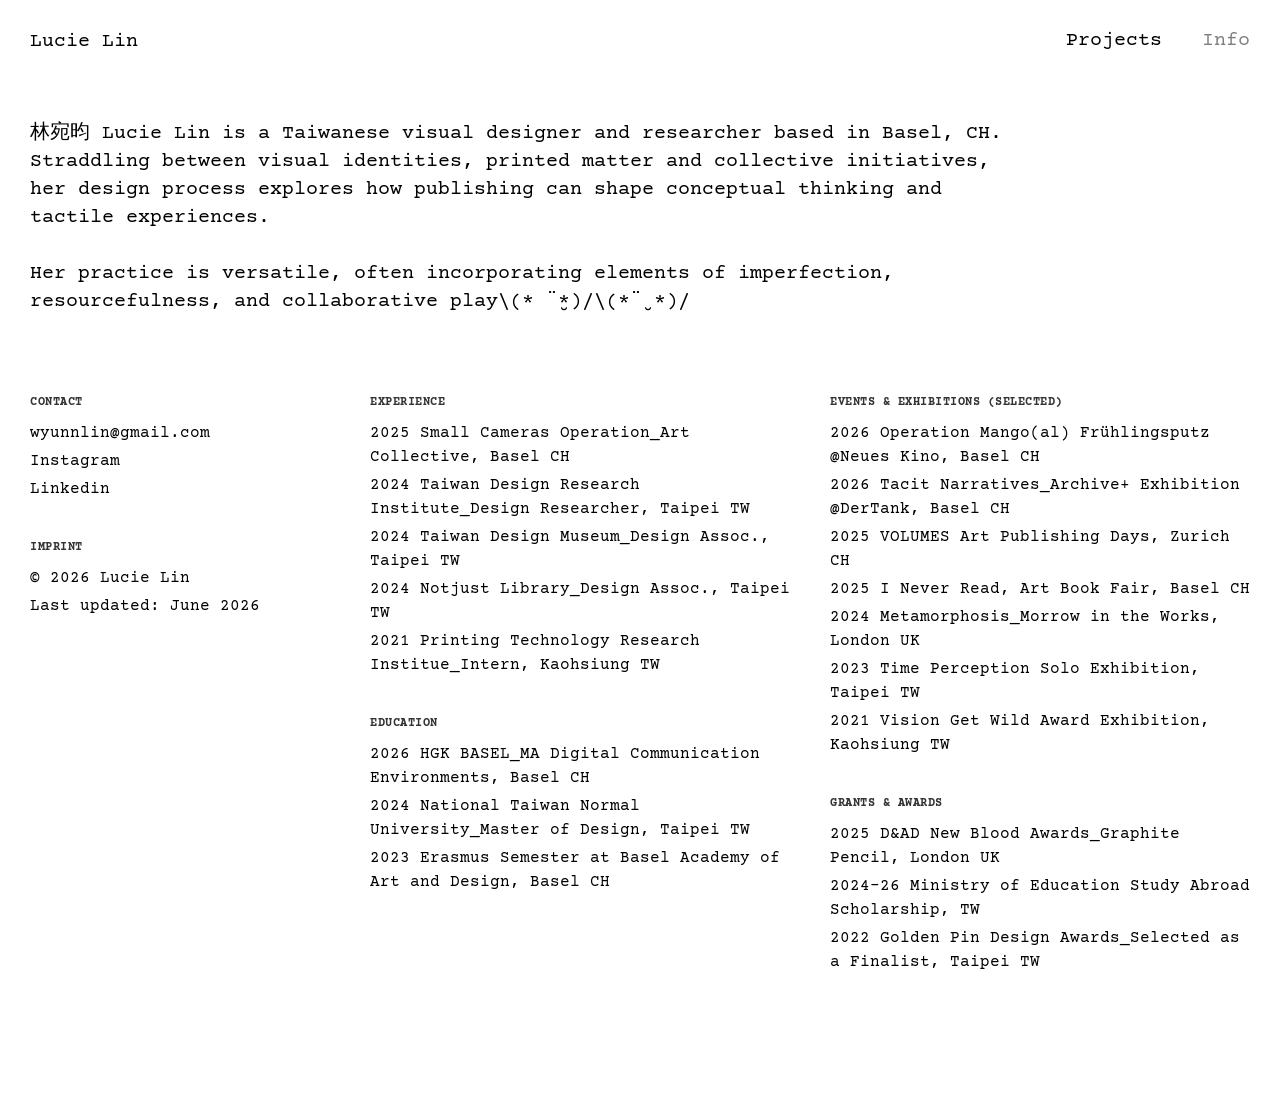
<file: info.html>
<!DOCTYPE html>
<html lang="zh-TW">
<head>
    <meta charset="UTF-8">
    <meta name="viewport" content="width=device-width, initial-scale=1.0">
    <title>Info - Lucie Lin</title>
     <link rel="icon" type="image/png" href="assets/logo.png">
    
    <link rel="preconnect" href="https://fonts.googleapis.com">
    <link rel="preconnect" href="https://fonts.gstatic.com" crossorigin>
    <link href="https://fonts.googleapis.com/css2?family=Courier+Prime:ital,wght@0,400;0,700;1,400;1,700&display=swap" rel="stylesheet">
    <link rel="stylesheet" href="css/style.css">

        <!-- Google tag (gtag.js) -->
<script async src="https://www.googletagmanager.com/gtag/js?id=G-16CSNHBVQ2"></script>
<script>
  window.dataLayer = window.dataLayer || [];
  function gtag(){dataLayer.push(arguments);}
  gtag('js', new Date());

  gtag('config', 'G-16CSNHBVQ2');
</script>

</head>
<body class="info-page"> <!-- 加上 class="info-page" 方便管理背景色 -->

    <!-- 頂部導覽列 (與 projects 頁面結構保持一致) -->
    <nav class="top-bar">
        <div class="logo">
            <!-- 點擊 Logo 回到首頁畫廊 -->
            <a href="index.html" class="nav-btn" style="margin-left: 0;">Lucie Lin</a>
        </div>
        
        
        <div class="nav-links">
            <a href="projects.html" class="nav-btn">Projects</a>
            <!-- 目前就在 Info 頁面，所以可以給它加上一點透明度當作狀態提示 -->
            <a href="info.html" class="nav-btn" style="opacity: 0.5; pointer-events: none;">Info</a>
        </div>
    </nav>

    <!-- 直接顯示 Info 內容 -->
    <main class="info-wrapper" style="padding-top: 120px; min-height: 100vh;">
        <header class="info-bio">
           <p>林宛昀 Lucie Lin is a Taiwanese visual designer and researcher based in Basel, CH. Straddling between visual identities, printed matter and collective initiatives, her design process explores how publishing can shape conceptual thinking and tactile experiences.</p>
                <br>
                <p>Her practice is versatile, often incorporating elements of imperfection, resourcefulness, and collaborative play\(* ¨̮*)/\(*¨̮ *)/</p>
        </header>

        <div class="info-grid">
            <div class="col">
                <div class="block">
                    <h4>CONTACT</h4>
                    <p><a href="mailto:wyunnlin@gmail.com">wyunnlin@gmail.com</a></p>
                    <p><a href="https://www.instagram.com/yunns.w" target="_blank" rel="noopener noreferrer">Instagram</a></p>
                         <p><a href="https://www.linkedin.com/in/wan-yun-l-visualdesign" target="_blank" rel="noopener noreferrer">Linkedin</a></p>
                </div>
                <div class="block">
                    <h4>IMPRINT</h4>
                    <p>© 2026 Lucie Lin</p>
                    <p>Last updated: June 2026</p>
                </div>
            </div>

            <div class="col">
                <div class="block">
                    <h4>EXPERIENCE</h4>
                        <p>2025 <a href="https://www.instagram.com/smallcameras.op" target="_blank" rel="noopener noreferrer">Small Cameras Operation_Art Collective, Basel CH</a></p>
                        <p>2024 <a href="https://www.tdri.org.tw/en" target="_blank" rel="noopener noreferrer">Taiwan Design Research Institute_Design Researcher, Taipei TW</a></p>
                        <p>2024 Taiwan Design Museum_Design Assoc., Taipei TW</p>
                        <p>2024 Notjust Library_Design Assoc., Taipei TW </p>
                        <p>2021 Printing Technology Research Institue_Intern, Kaohsiung TW</p>
                </div>
                <div class="block">
                    <h4>EDUCATION</h4>
                    <p>2026 HGK BASEL_MA Digital Communication Environments, Basel CH</p>
                    <p>2024 National Taiwan Normal University_Master of Design, Taipei TW</p>
                    <p>2023 Erasmus Semester at Basel Academy of Art and Design, Basel CH</p>
                </div>
            </div>

            <div class="col">
                <div class="block">
                    <h4>EVENTS & EXHIBITIONS (selected)</h4>
                        <p><a href="https://www.instagram.com/p/DWJLjr3CPZp/?utm_source=ig_web_copy_link&igsh=MzRlODBiNWFlZA==" target="_blank" rel="noopener noreferrer">2026 Operation Mango(al) Frühlingsputz @Neues Kino, Basel CH</a></p>
                        <p>2026 Tacit Narratives_Archive+ Exhibition @DerTank, Basel CH</p>
                        <p>2025 VOLUMES Art Publishing Days, Zurich CH</p>
                        <p>2025 I Never Read, Art Book Fair, Basel CH</p>
                        <p>2024 Metamorphosis_Morrow in the Works, London UK</p>
                        <p>2023 Time Perception Solo Exhibition, Taipei TW</p>
                        <p>2021 Vision Get Wild Award Exhibition, Kaohsiung TW</p>
                </div>
                <div class="block">
                    <h4>GRANTS & AWARDS</h4>
                    <p><a href="https://www.dandad.org/work/new-blood-archive/credit-cookbook" target="_blank" rel="noopener noreferrer">2025 D&AD New Blood Awards_Graphite Pencil, London UK</a></p>
                    <p>2024-26 Ministry of Education Study Abroad Scholarship, TW</p>
                    <p>2022 Golden Pin Design Awards_Selected as a Finalist, Taipei TW</p>
                </div>
            </div>
        </div>
    </main>

</body>
</html>
</file>
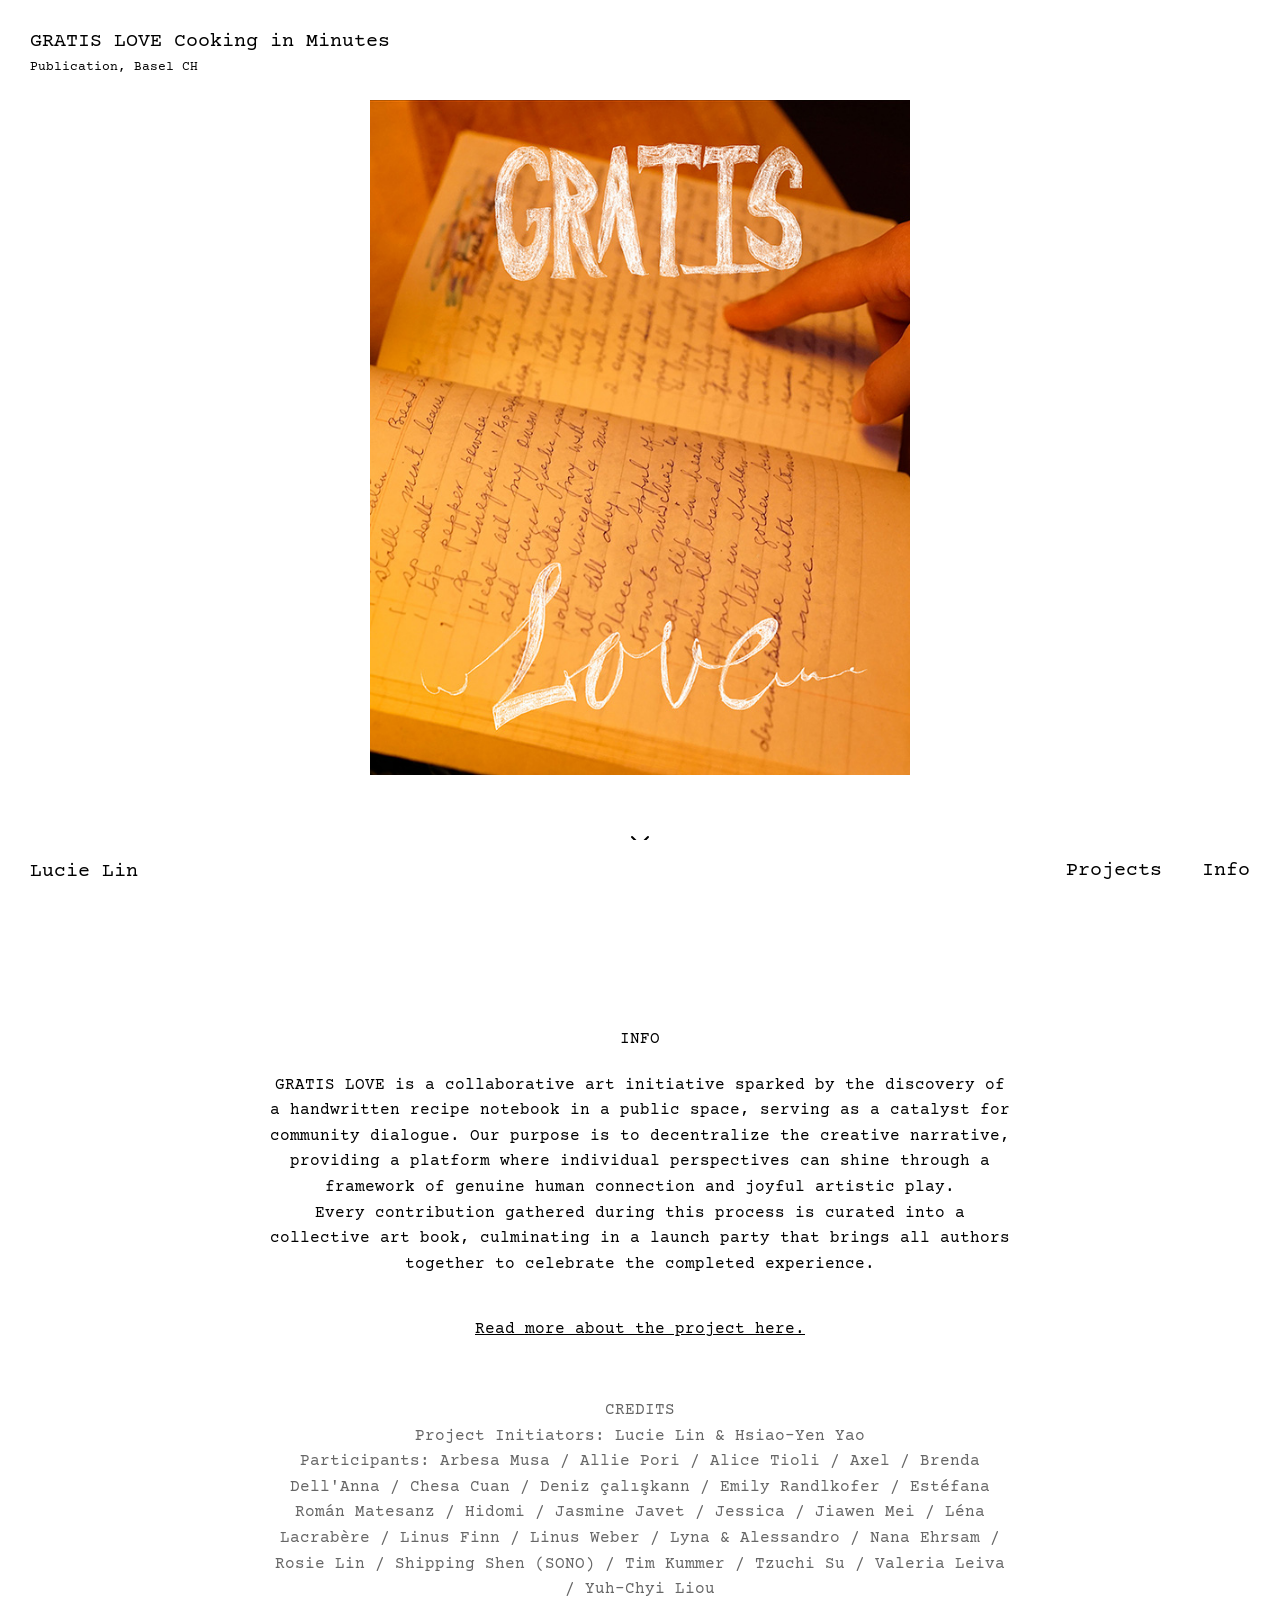
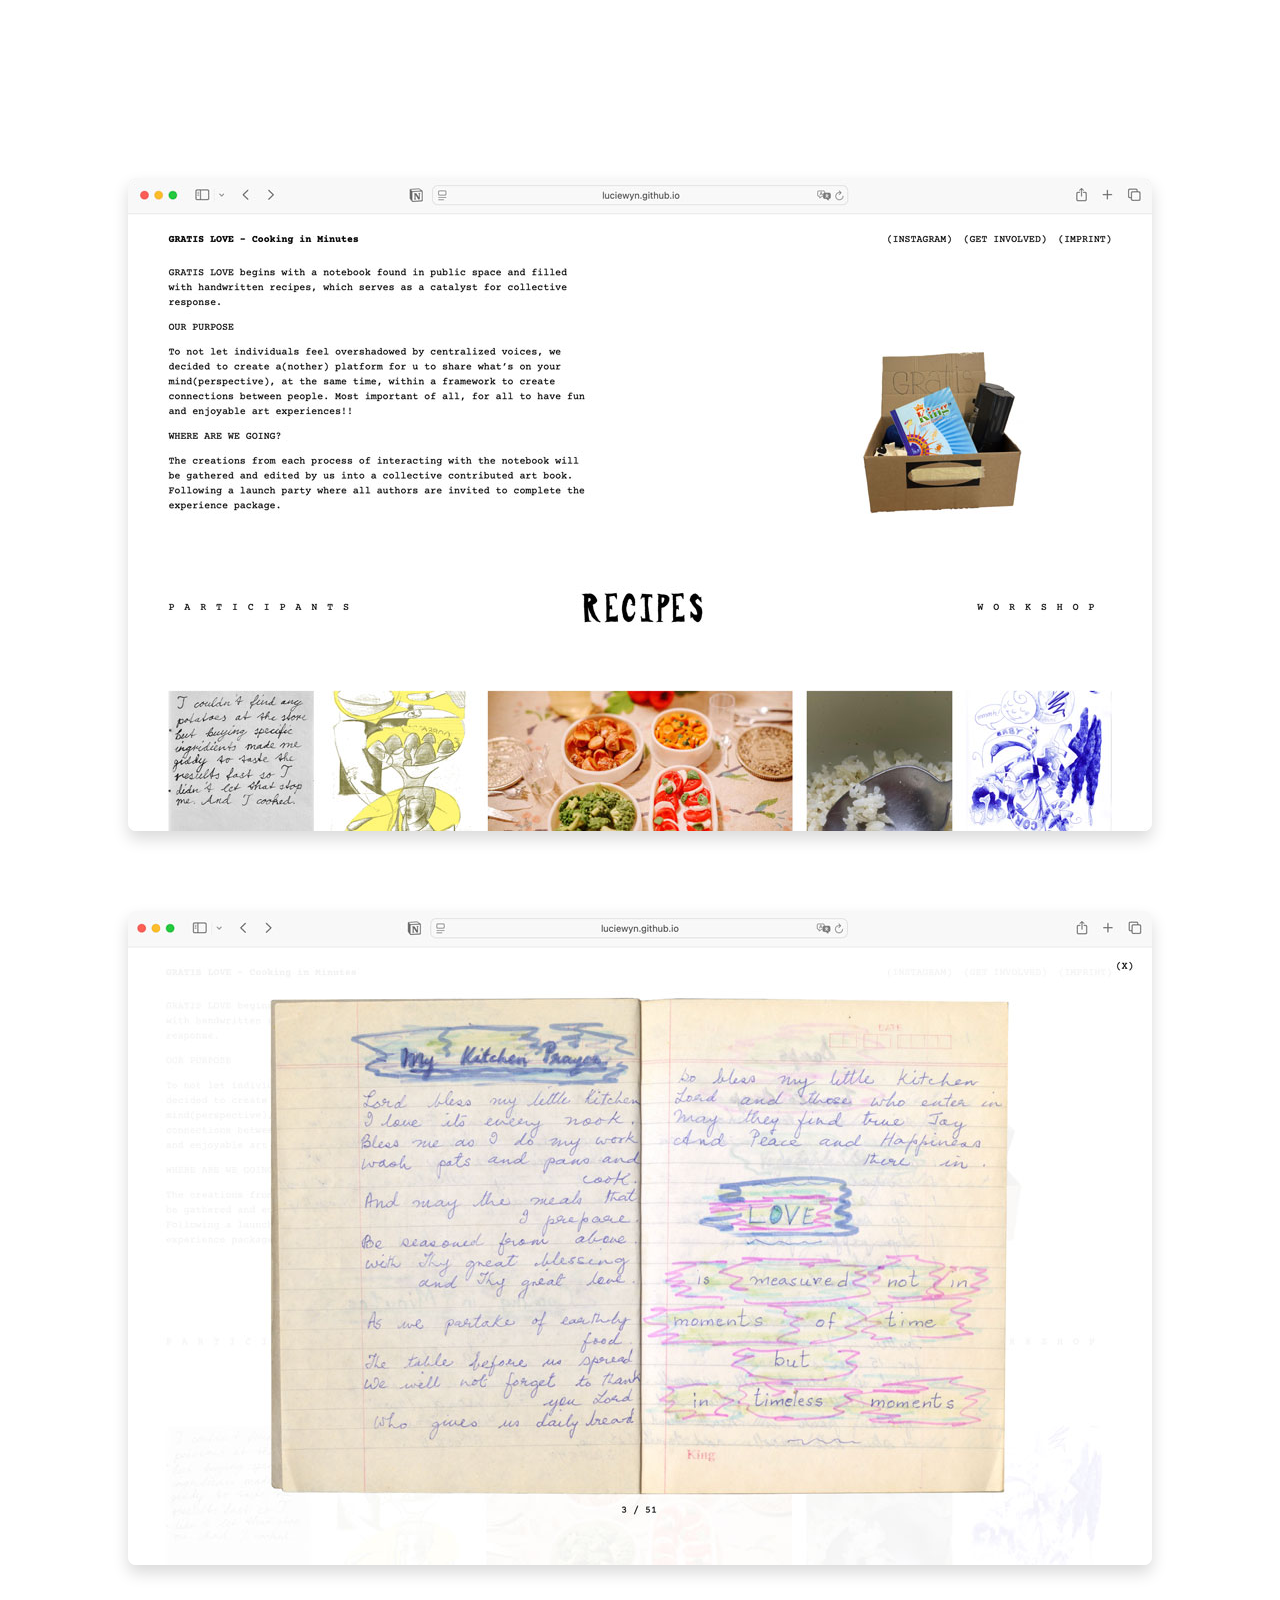
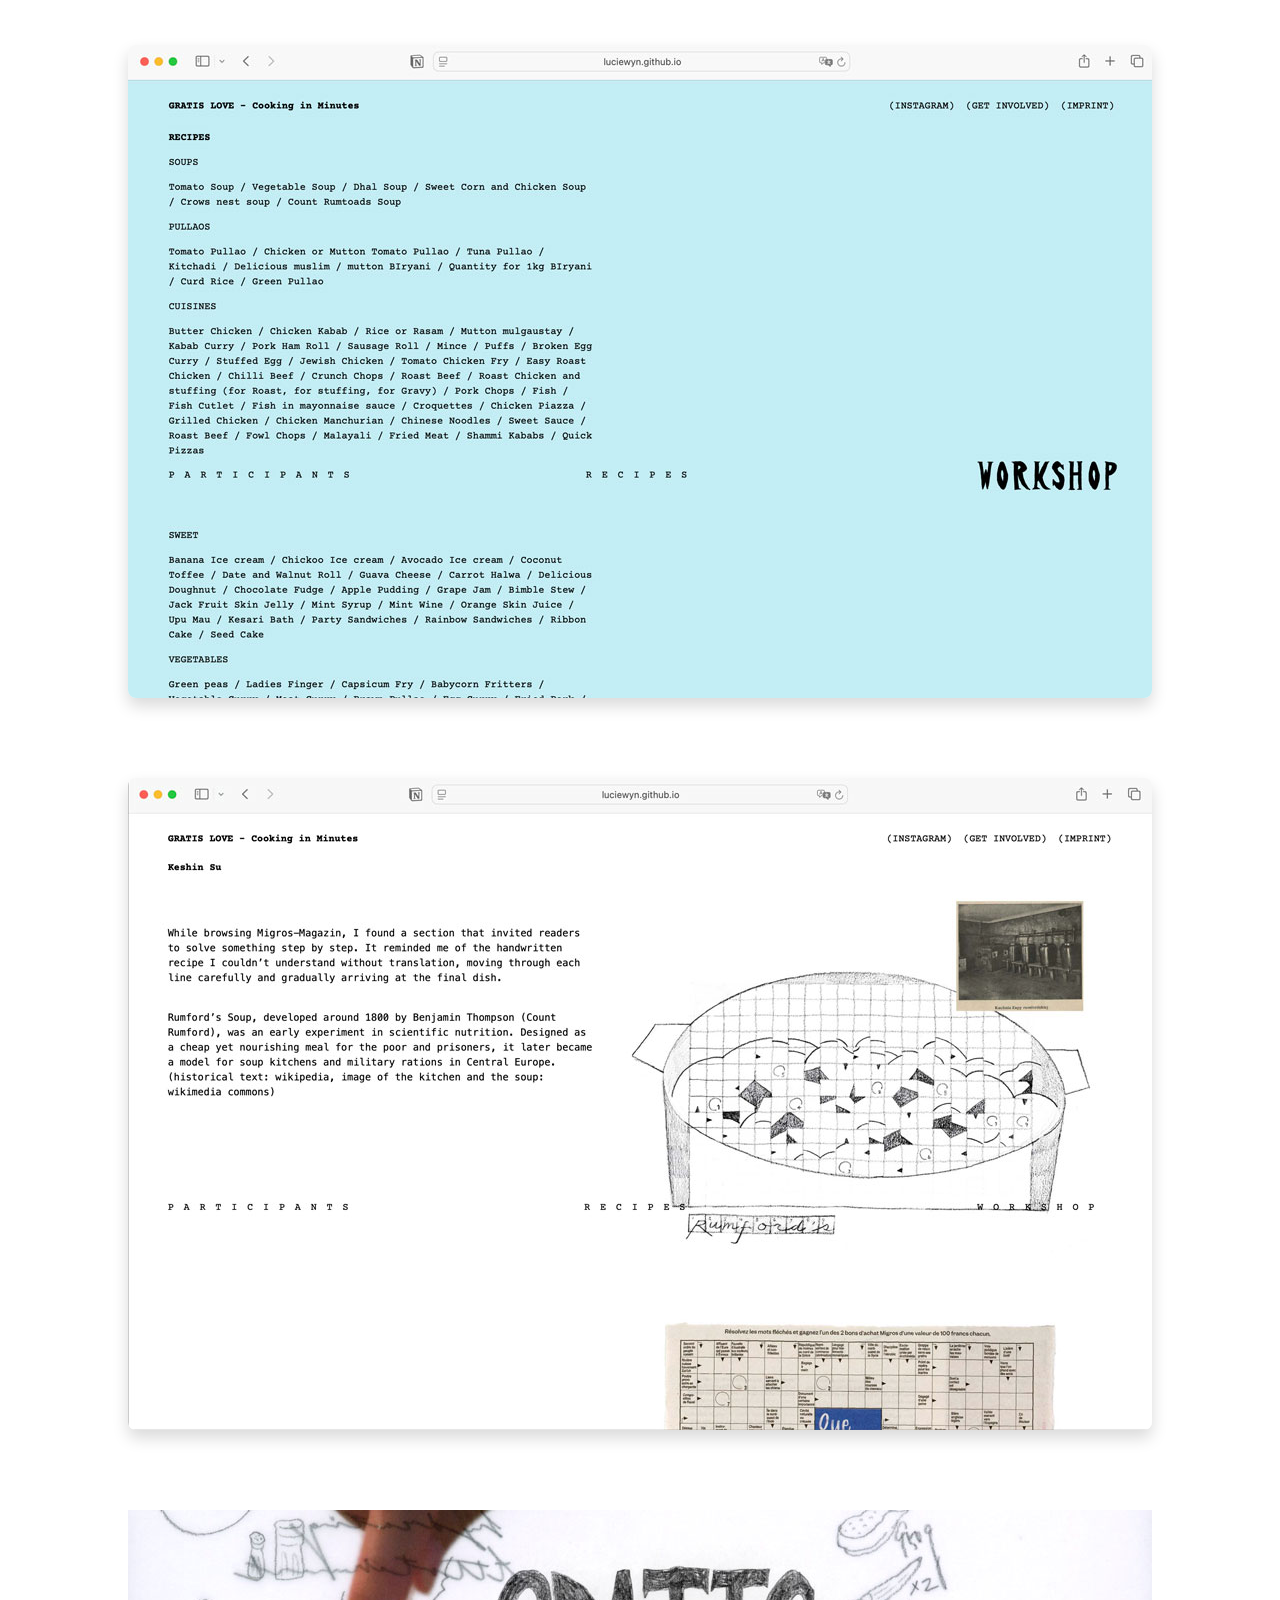
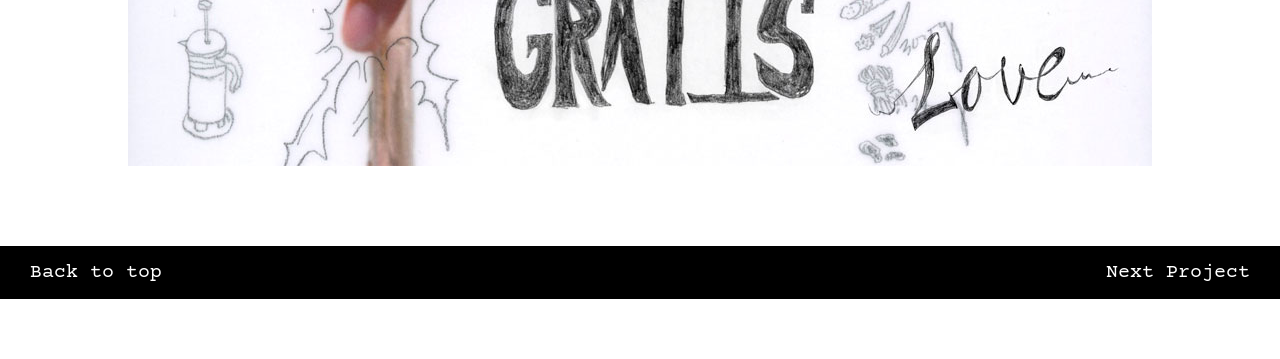
<file: projects/01_gratislove.html>
<!DOCTYPE html>
<html lang="zh-TW">
<head>
    <meta charset="UTF-8">
    <meta name="viewport" content="width=device-width, initial-scale=1.0">
    <title>GRATIS LOVE Cooking in Minutes</title>
     <link rel="icon" type="image/png" href="../assets/logo.png">
    <link rel="preconnect" href="https://fonts.googleapis.com">
    <link rel="preconnect" href="https://fonts.gstatic.com" crossorigin>
    <link href="https://fonts.googleapis.com/css2?family=Courier+Prime:ital,wght@0,400;0,700;1,400;1,700&display=swap" rel="stylesheet">
    <link rel="stylesheet" href="../css/style.css">
        <!-- Google tag (gtag.js) -->
<script async src="https://www.googletagmanager.com/gtag/js?id=G-16CSNHBVQ2"></script>
<script>
  window.dataLayer = window.dataLayer || [];
  function gtag(){dataLayer.push(arguments);}
  gtag('js', new Date());

  gtag('config', 'G-16CSNHBVQ2');
</script>

</head>
<body class="project-detail-page">

    <!-- 1. 左上角固定標題 -->
    <header class="project-header">
        <h1>GRATIS LOVE Cooking in Minutes</h1>
    </header>
    <header class="project-header2">
        <h2>Publication, Basel CH</h2>
    </header>

<!-- 2. 中央滾動的作品內容 -->
    <main class="project-content">
        
        <!-- --- 第一張圖的首圖區塊 --- -->
        <div class="content-block first-block">
            <img src="../assets/images/01_gratislove/01.jpg" alt="Cover Image">
            
            <!-- 🔥 1. 將箭頭的連結改為 #project-info -->
            <a href="#project-info" class="scroll-down-arrow">
                <svg width="30" height="30" viewBox="0 0 24 24" fill="none" stroke="black" stroke-width="1.5" stroke-linecap="round" stroke-linejoin="round">
                    <polyline points="6 9 12 15 18 9"></polyline>
                </svg>
            </a>
        </div>

        <!-- 🔥 2. 新增：作品文字說明區塊 -->
        <div id="project-info" class="project-description">
            <p class="info-title">INFO</p>
            
            <p>GRATIS LOVE is a collaborative art initiative sparked by the discovery of a handwritten recipe notebook in a public space, serving as a catalyst for community dialogue. Our purpose is to decentralize the creative narrative, providing a platform where individual perspectives can shine through a framework of genuine human connection and joyful artistic play.<br> Every contribution gathered during this process is curated into a collective art book, culminating in a launch party that brings all authors together to celebrate the completed experience.</p>
            
           <div class="info-links">
                <a href="https://smallcamerasop.github.io/gratislove/"><ins>Read more about the project here.</ins></a><br>
            </div>
            
            <p class="footnote">CREDITS
                <br>Project Initiators: Lucie Lin & Hsiao-Yen Yao
                <br>Participants: Arbesa Musa / Allie Pori / Alice Tioli / Axel / Brenda Dell'Anna / Chesa Cuan / Deniz çalışkann / Emily Randlkofer / Estéfana Román Matesanz / Hidomi / Jasmine Javet / Jessica / Jiawen Mei / Léna Lacrabère / Linus Finn / Linus Weber / Lyna & Alessandro / Nana Ehrsam / Rosie Lin / Shipping Shen (SONO) / Tim Kummer / Tzuchi Su / Valeria Leiva / Yuh-Chyi Liou 
            </p>
            
        </div>

        <!-- --- 第二張圖開始 --- -->
    
        <div class="content-block has-shadow">
            <img src="../assets/images/01_gratislove/02.jpg" alt="Image 2">
            
        </div>

        <div class="content-block has-shadow">
         <img src="../assets/images/01_gratislove/03.jpg" alt="Image 3">
        </div>

        <div class="content-block has-shadow">
            <img src="../assets/images/01_gratislove/04.jpg" alt="Image 3">
        </div>

        <div class="content-block has-shadow">
            <img src="../assets/images/01_gratislove/05.jpg" alt="Image 3">
        </div>

          <div class="content-block">
            <img src="../assets/images/01_gratislove/banner.jpg" alt="Image 2">
            
        </div>


        <div class="project-footer">
            <a href="#" id="back-to-top">Back to top</a>
            <!-- 記得把這裡的 href 換成你「下一個作品」的 HTML 檔案名稱喔 -->
            <a href="03_ensembale.html">Next Project</a>
        </div>

</main>

<!-- 4. 底部固定導覽列 (現在裡面只有 Logo 和 Links) -->
<nav id="bottom-bar" class="bottom-bar">
    <div class="logo">
        <a href="../index.html" class="nav-btn" style="margin-left: 0;">Lucie Lin</a>
    </div>
    <div class="nav-links">
        <a href="../projects.html" class="nav-btn">Projects</a>
        <a href="../info.html" class="nav-btn">Info</a>
    </div>
</nav>


    <script src="../js/script.js"></script>
</body>
</html>
</file>
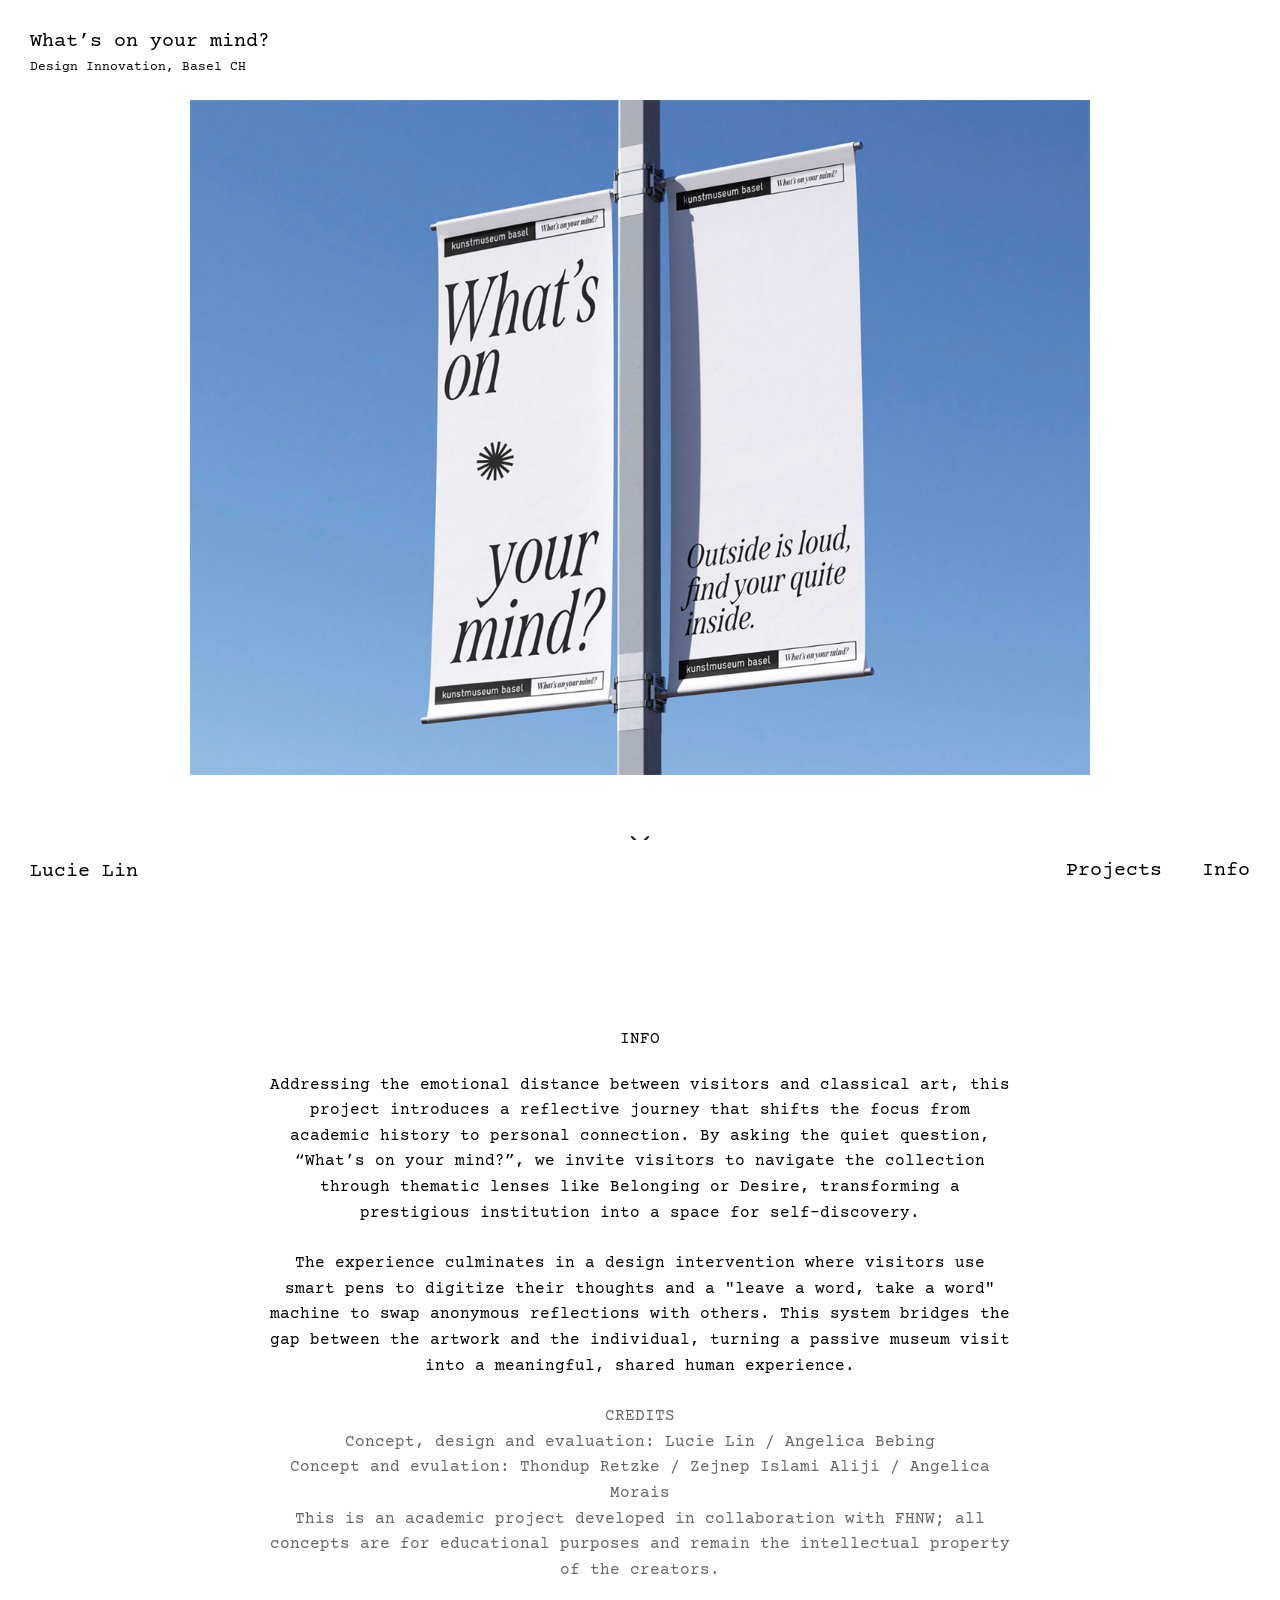
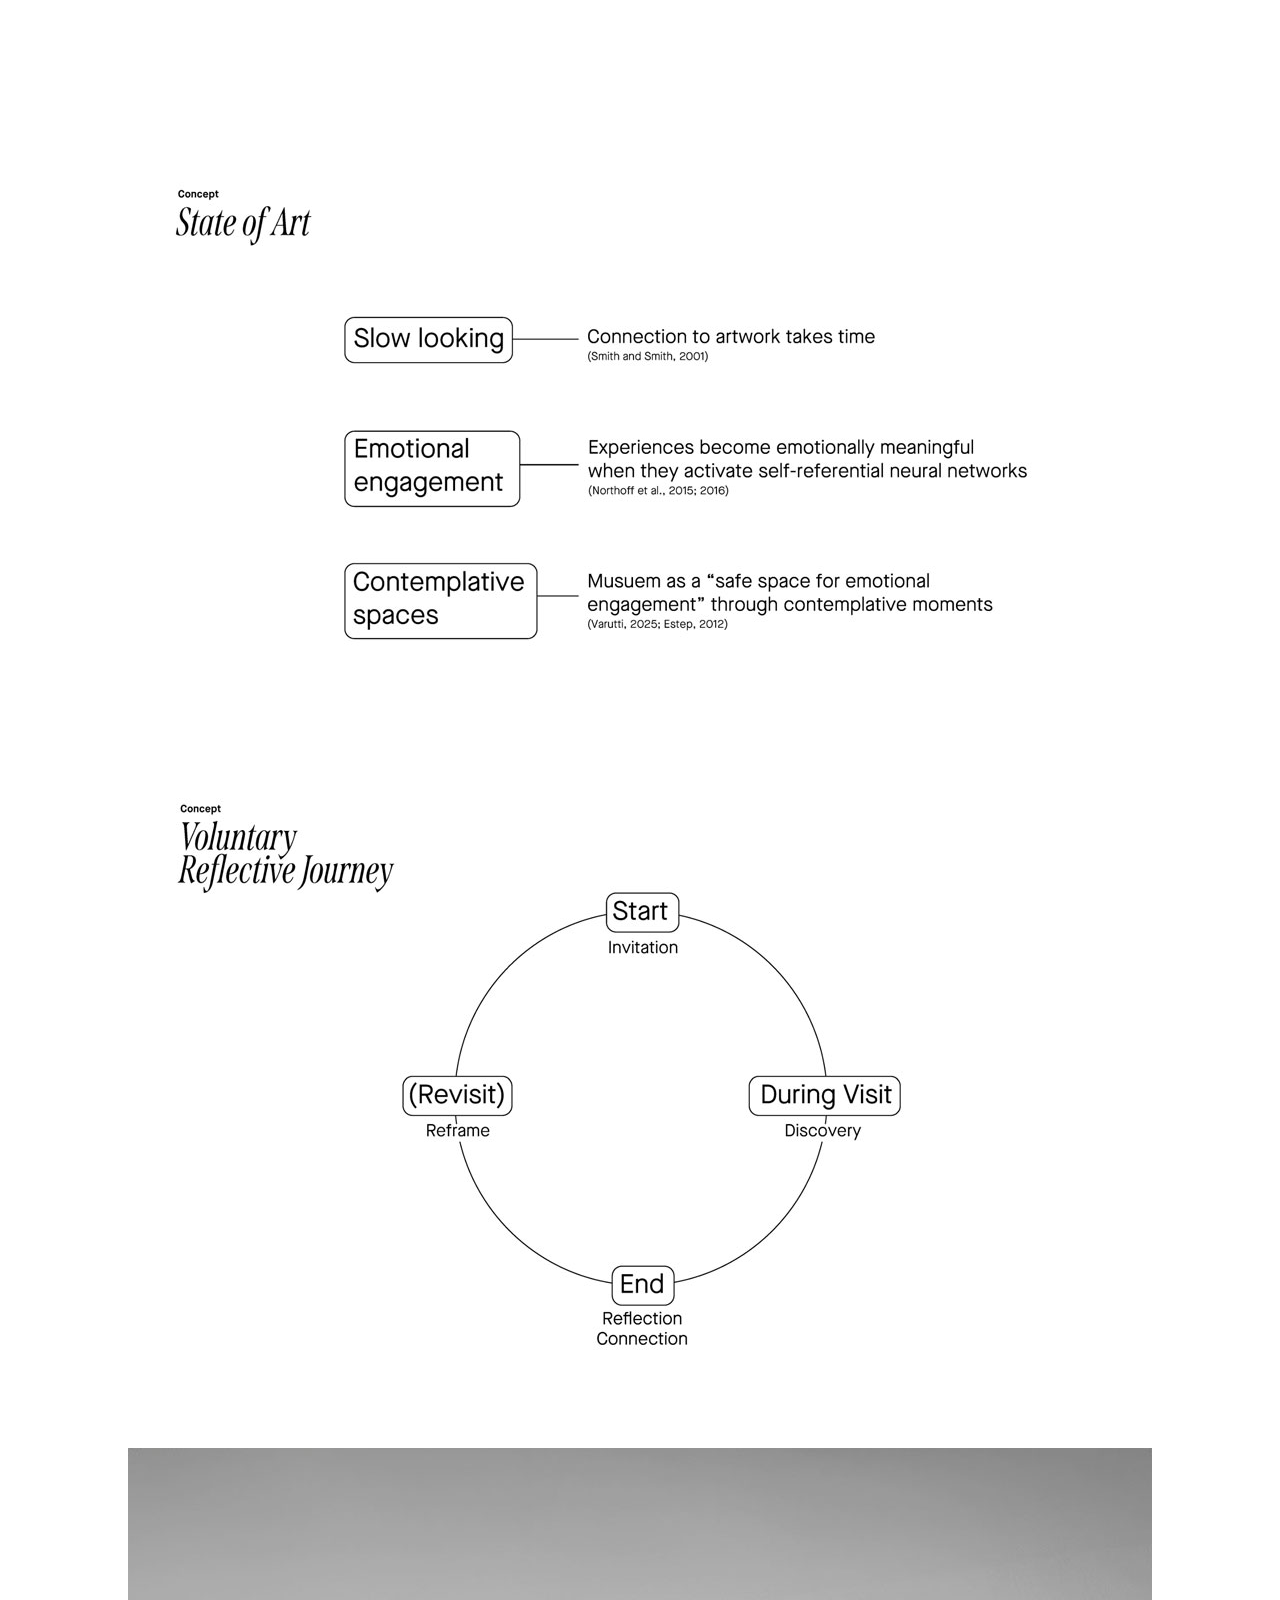
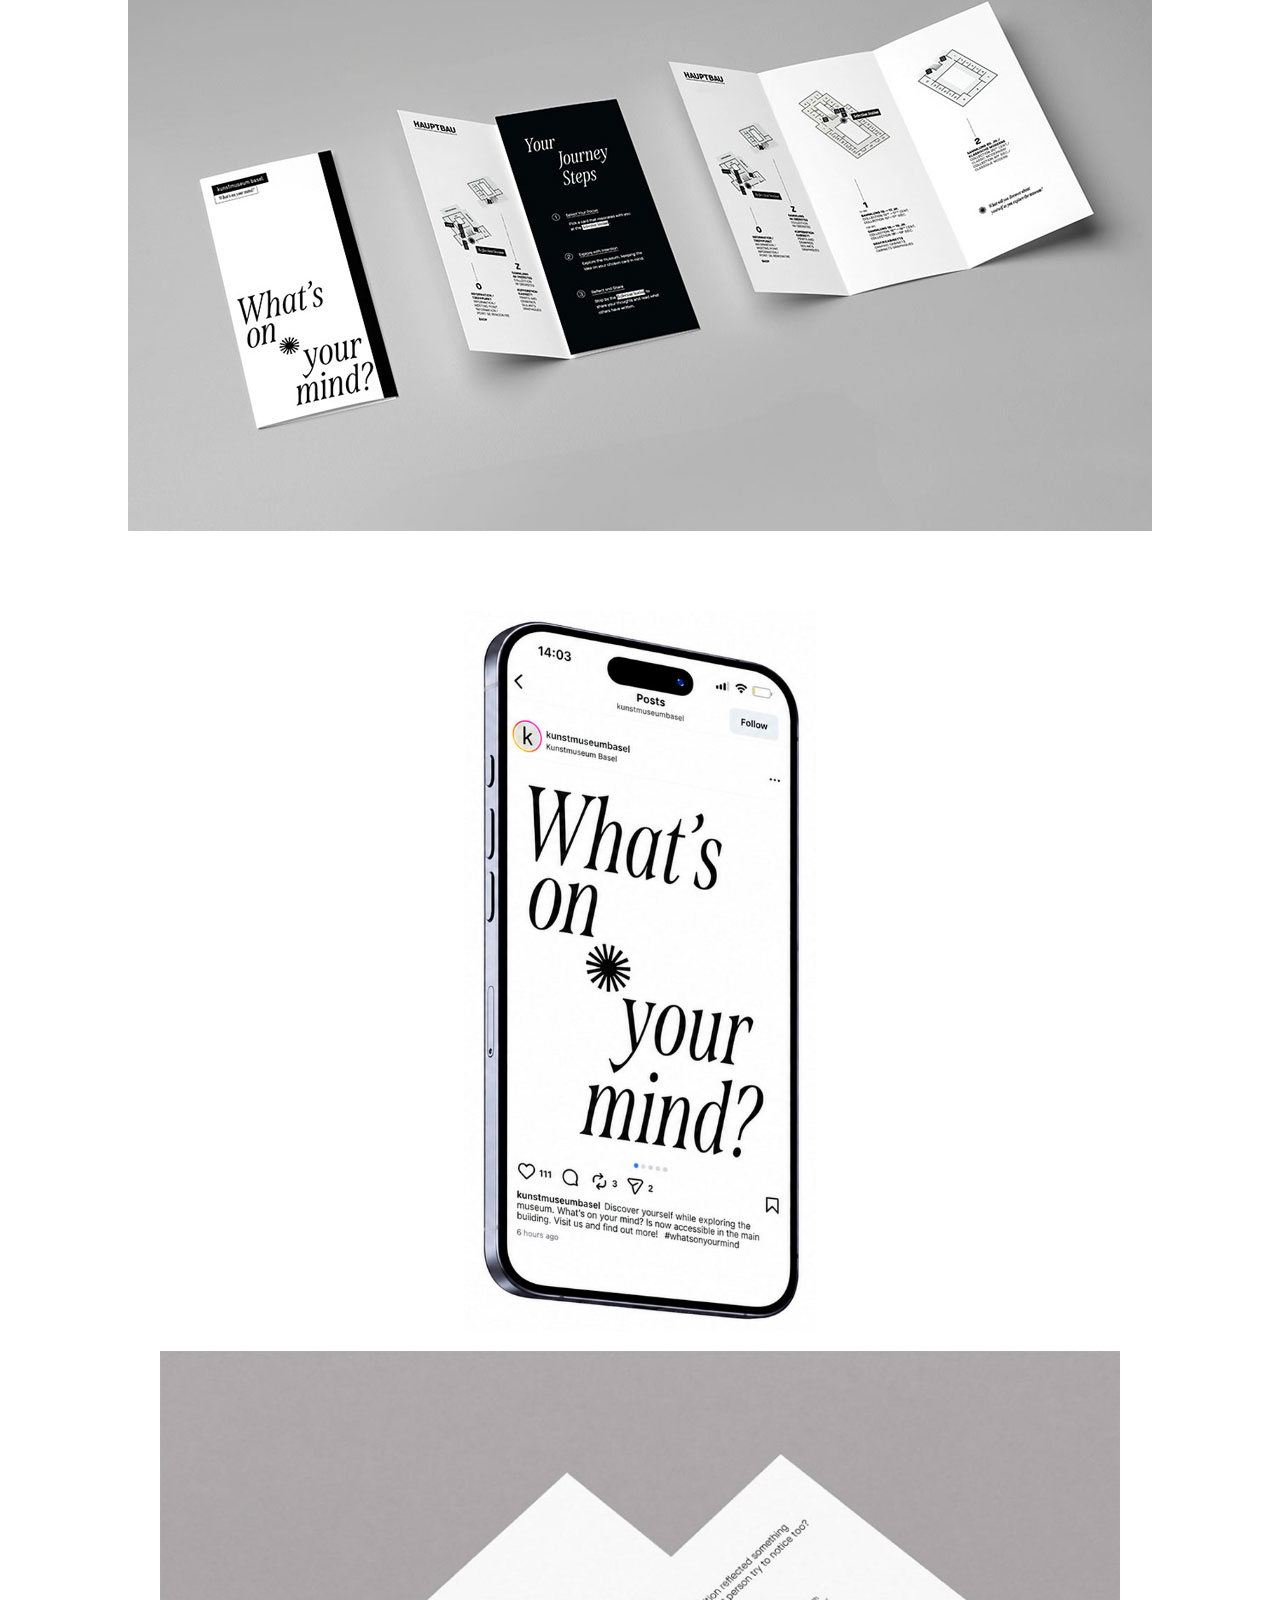
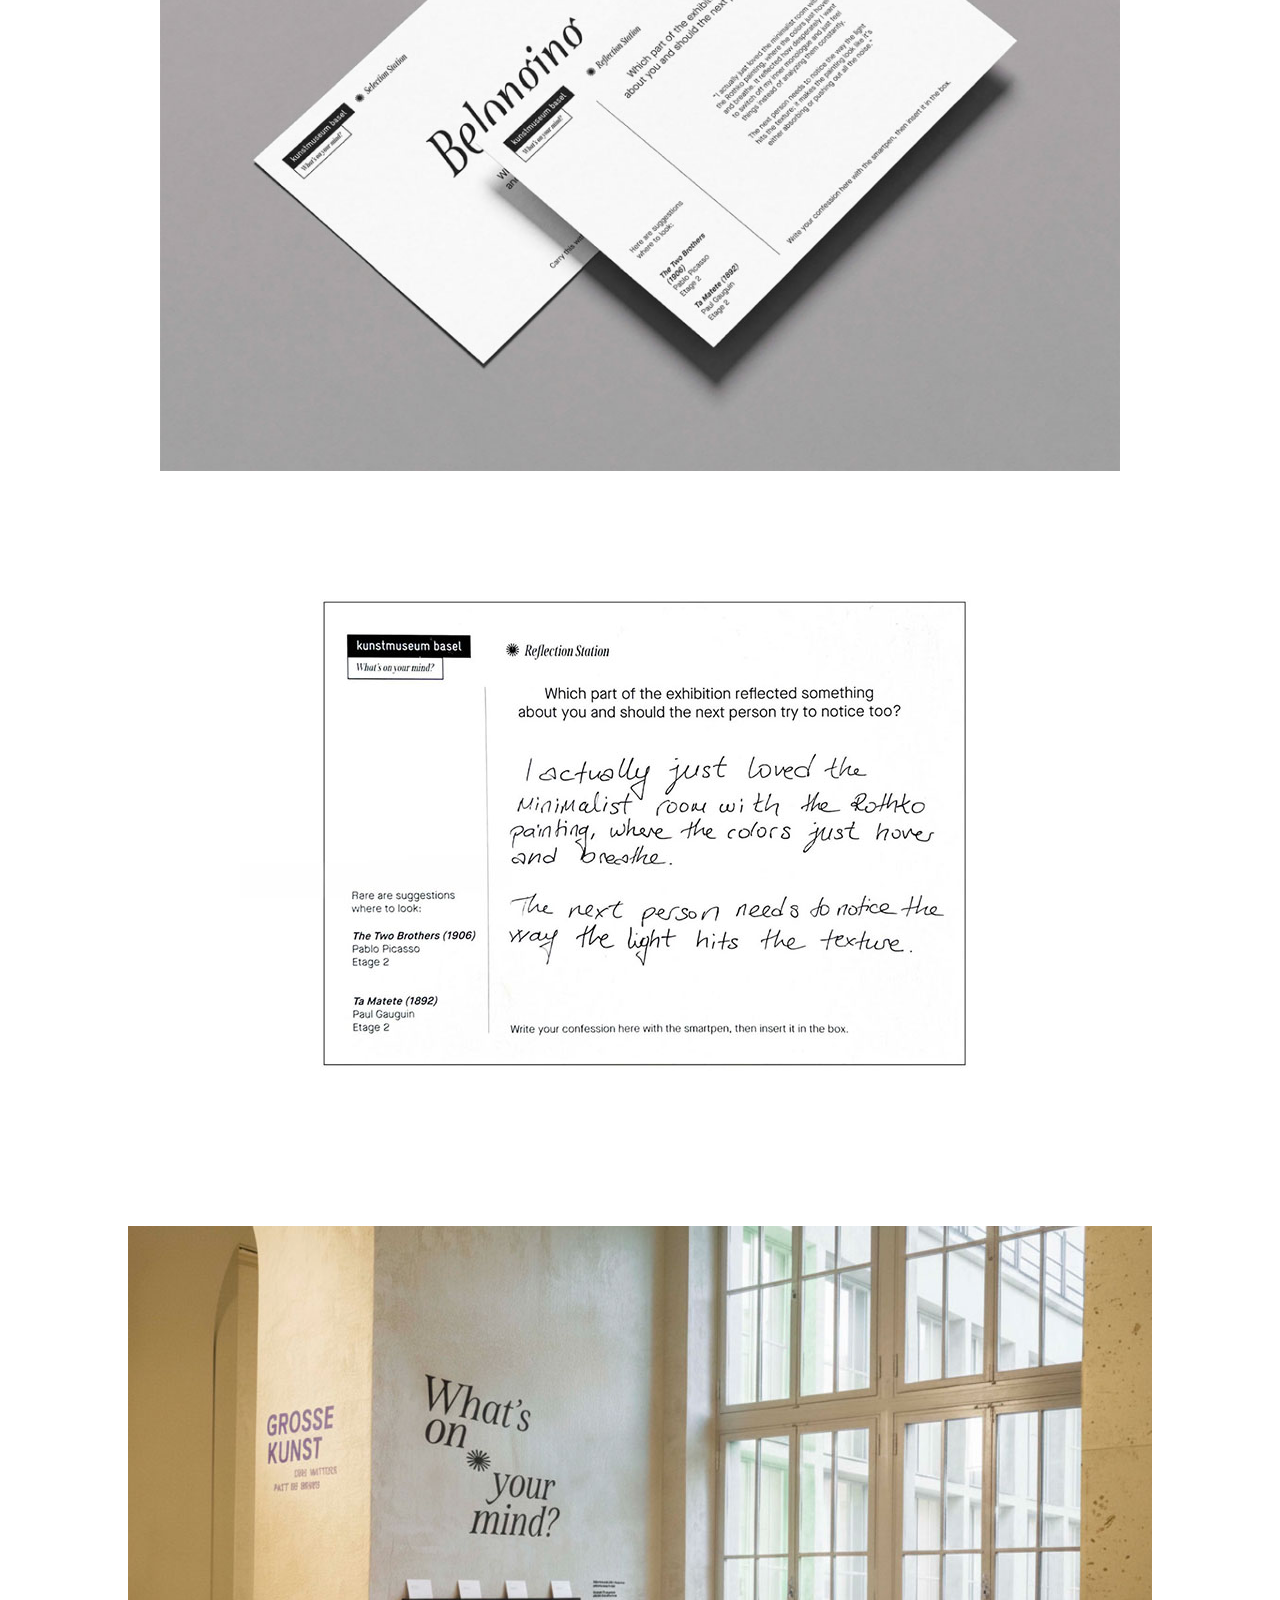
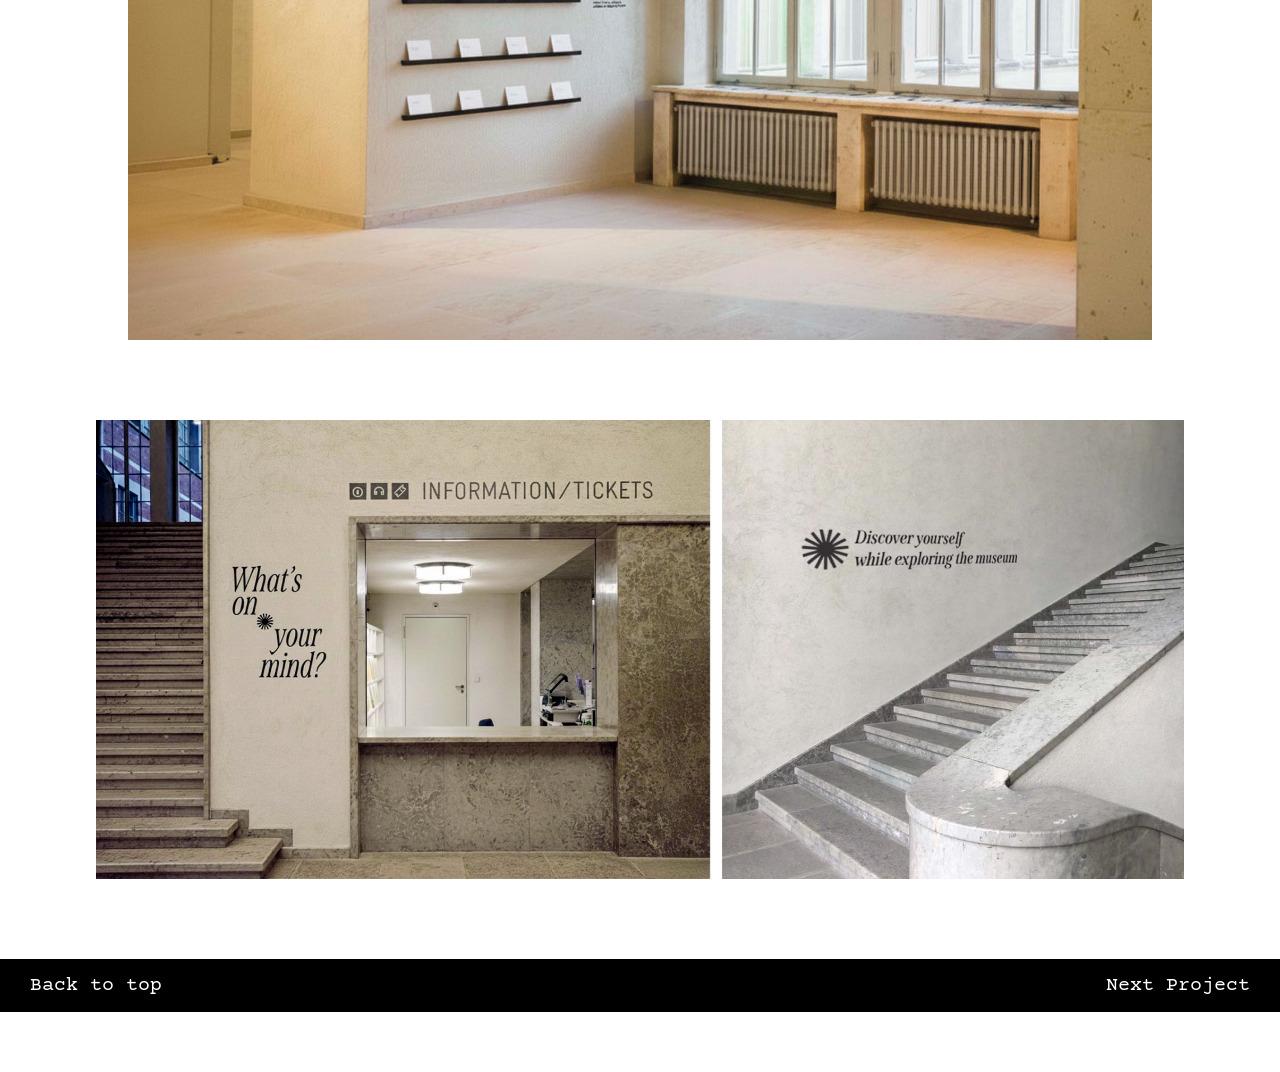
<file: projects/04_kunstmuseum.html>
<!DOCTYPE html>
<html lang="zh-TW">
<head>
    <meta charset="UTF-8">
    <meta name="viewport" content="width=device-width, initial-scale=1.0">
    <title>What’s on your mind?</title>
     <link rel="icon" type="image/png" href="../assets/logo.png">
    <link rel="preconnect" href="https://fonts.googleapis.com">
    <link rel="preconnect" href="https://fonts.gstatic.com" crossorigin>
    <link href="https://fonts.googleapis.com/css2?family=Courier+Prime:ital,wght@0,400;0,700;1,400;1,700&display=swap" rel="stylesheet">
    <link rel="stylesheet" href="../css/style.css">
        <!-- Google tag (gtag.js) -->
<script async src="https://www.googletagmanager.com/gtag/js?id=G-16CSNHBVQ2"></script>
<script>
  window.dataLayer = window.dataLayer || [];
  function gtag(){dataLayer.push(arguments);}
  gtag('js', new Date());

  gtag('config', 'G-16CSNHBVQ2');
</script>

</head>
<body class="project-detail-page">

    <!-- 1. 左上角固定標題 -->
    <header class="project-header">
        <h1>What’s on your mind? </h1>
    </header>
    <header class="project-header2">
        <h2>Design Innovation, Basel CH</h2>
    </header>

<!-- 2. 中央滾動的作品內容 -->
    <main class="project-content">
        
        <!-- --- 第一張圖的首圖區塊 --- -->
        <div class="content-block first-block">
            <img src="../assets/images/04_kunstmuseum/01.jpg" alt="Cover Image">
            
            <!-- 🔥 1. 將箭頭的連結改為 #project-info -->
            <a href="#project-info" class="scroll-down-arrow">
                <svg width="30" height="30" viewBox="0 0 24 24" fill="none" stroke="black" stroke-width="1.5" stroke-linecap="round" stroke-linejoin="round">
                    <polyline points="6 9 12 15 18 9"></polyline>
                </svg>
            </a>
        </div>

        <!-- 🔥 2. 新增：作品文字說明區塊 -->
        <div id="project-info" class="project-description">
            <p class="info-title">INFO</p>
            
            <p>Addressing the emotional distance between visitors and classical art, this project introduces a reflective journey that shifts the focus from academic history to personal connection. By asking the quiet question, “What’s on your mind?”, we invite visitors to navigate the collection through thematic lenses like Belonging or Desire, transforming a prestigious institution into a space for self-discovery.</p>
            
            <p>The experience culminates in a design intervention where visitors use smart pens to digitize their thoughts and a "leave a word, take a word" machine to swap anonymous reflections with others. This system bridges the gap between the artwork and the individual, turning a passive museum visit into a meaningful, shared human experience.</p>

            
            <p class="footnote">CREDITS
                <br>Concept, design and evaluation: Lucie Lin / Angelica Bebing
                <br>Concept and evulation: Thondup  Retzke / Zejnep Islami Aliji / Angelica Morais
                <br>This is an academic project developed in collaboration with FHNW; all concepts are for educational purposes and remain the intellectual property of the creators.
            </p>
             
        </div>

        <!-- --- 第二張圖開始 --- -->

        <div class="content-block"> 
             <img src="../assets/images/04_kunstmuseum/09.jpg" alt="Image 2">
             <img src="../assets/images/04_kunstmuseum/10.jpg" alt="Image 2">
             
        </div>

        <div class="content-block">
            <img src="../assets/images/04_kunstmuseum/02.jpg" alt="Image 2">
           
        </div>

         <div class="content-block"> 
             <img src="../assets/images/04_kunstmuseum/06.jpg" alt="Image 2">
             <img src="../assets/images/04_kunstmuseum/03.jpg" alt="Image 2">
             
        </div>

        <div class="content-block">
             <img src="../assets/images/04_kunstmuseum/04.jpg" alt="Image 2">
        </div>

           <div class="content-block">
            <img src="../assets/images/04_kunstmuseum/08.jpg" alt="Image 2">
           
        </div>

        <div class="content-block">
            <img src="../assets/images/04_kunstmuseum/07.jpg" alt="Image 2">  
        </div>

    <div class="project-footer">
            <a href="#" id="back-to-top">Back to top</a>
            <!-- 記得把這裡的 href 換成你「下一個作品」的 HTML 檔案名稱喔 -->
            <a href="07_howtostayalive.html">Next Project</a>
     </div>

</main>

<!-- 4. 底部固定導覽列 (現在裡面只有 Logo 和 Links) -->
<nav id="bottom-bar" class="bottom-bar">
    <div class="logo">
        <a href="../index.html" class="nav-btn" style="margin-left: 0;">Lucie Lin</a>
    </div>
    <div class="nav-links">
        <a href="../projects.html" class="nav-btn">Projects</a>
        <a href="../info.html" class="nav-btn">Info</a>
    </div>
</nav>


    <script src="../js/script.js"></script>
</body>
</html>
</file>
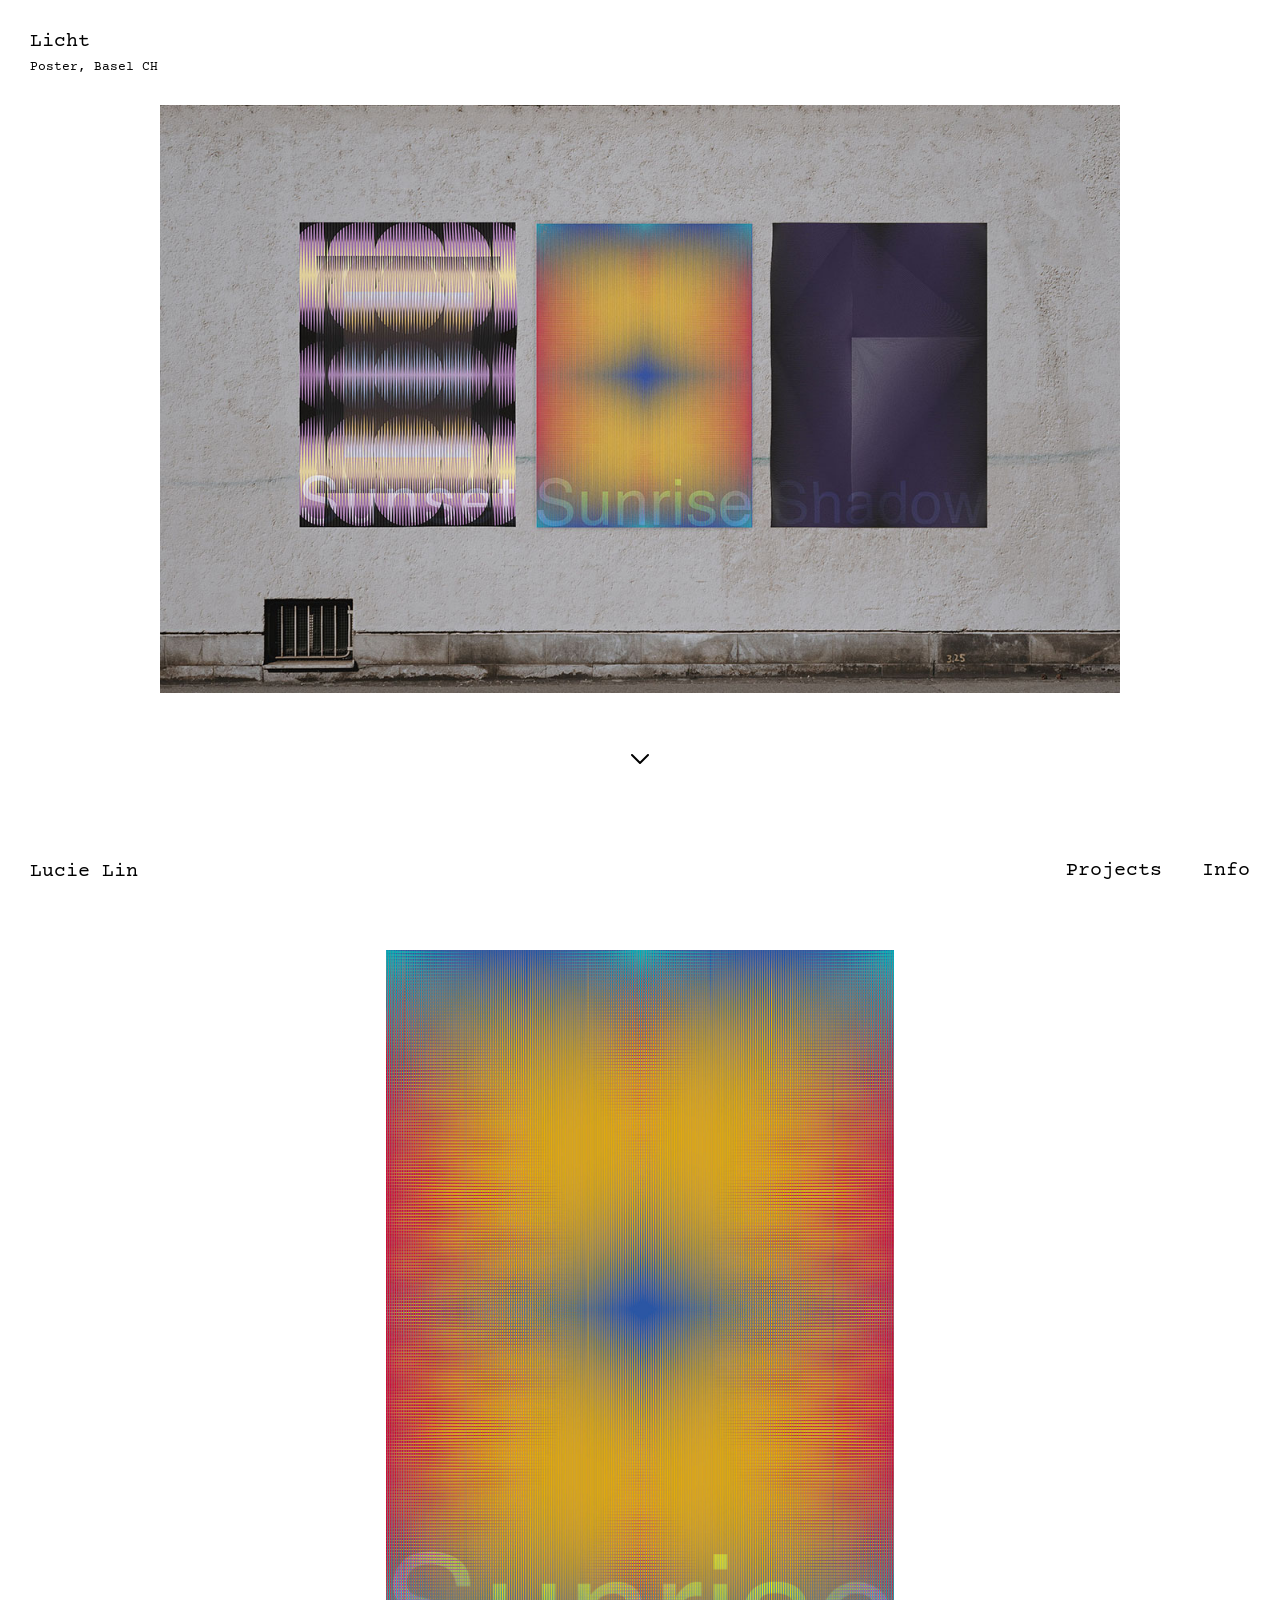
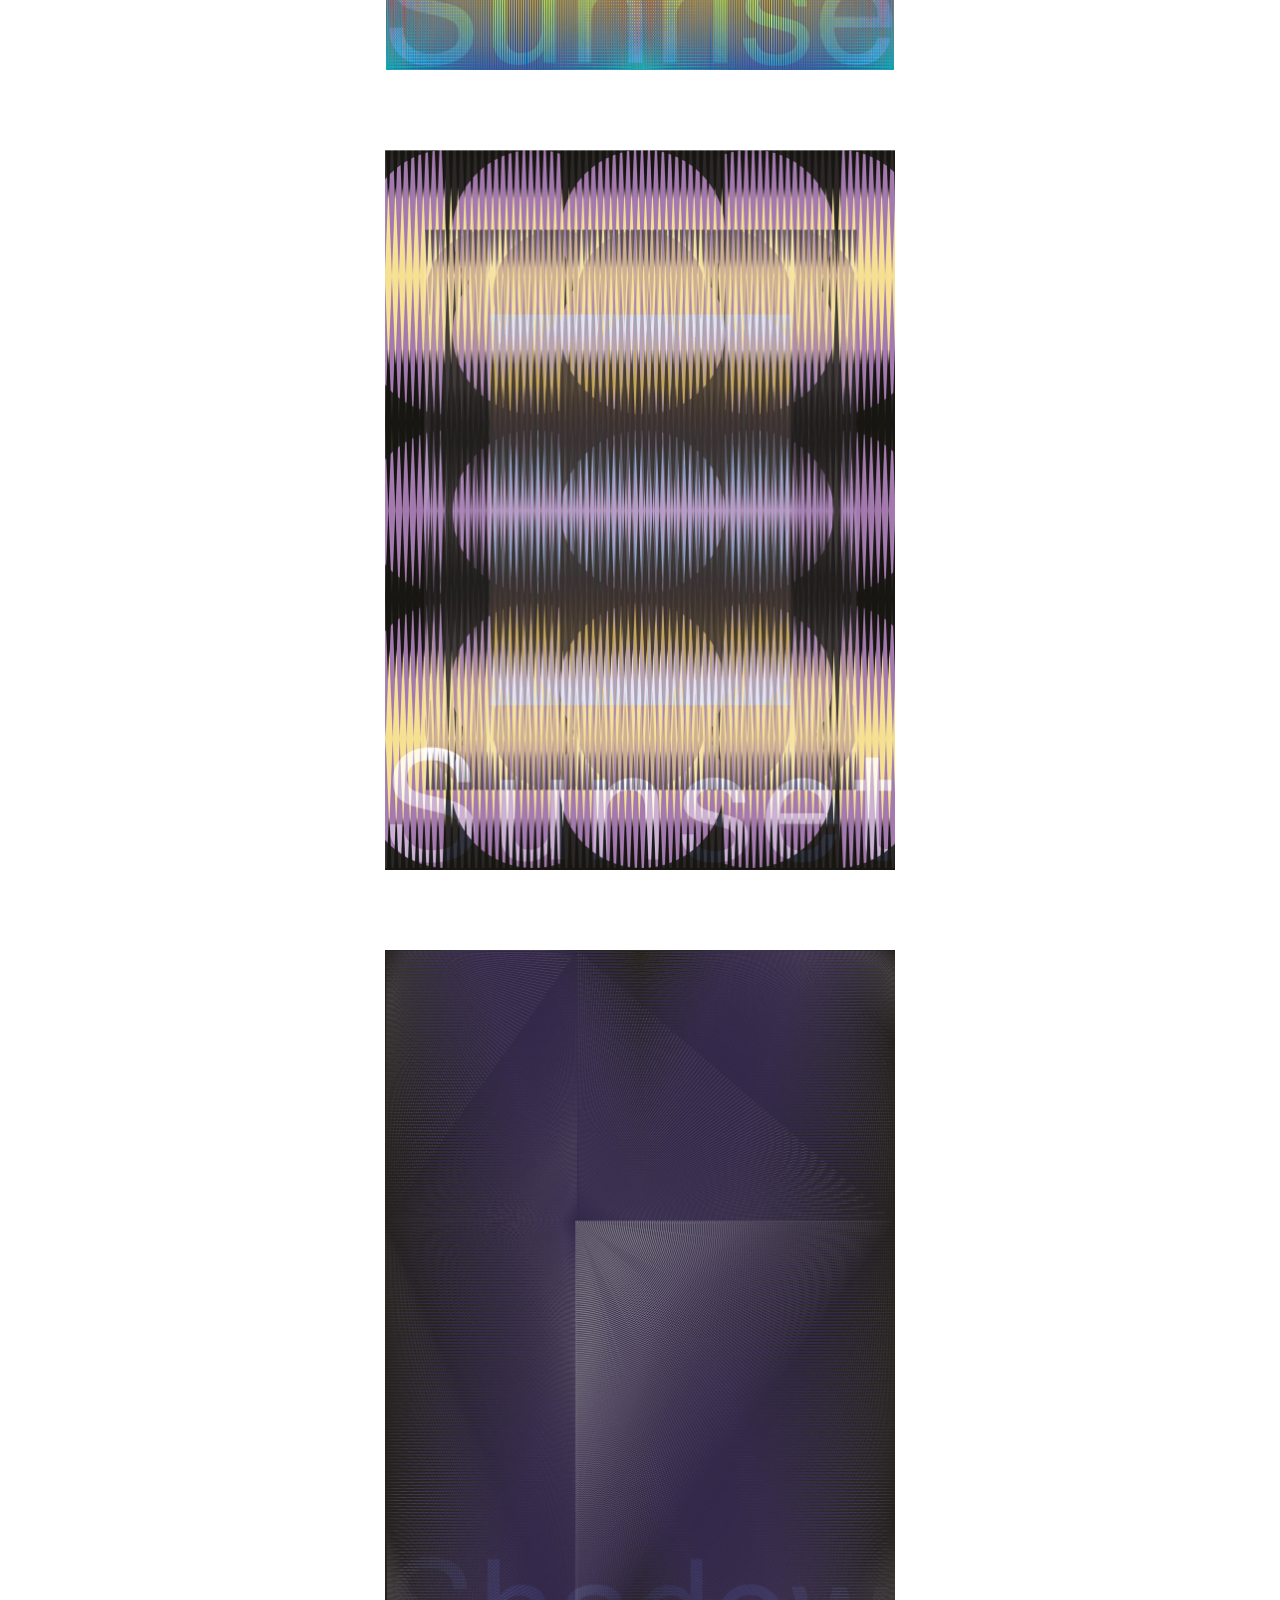
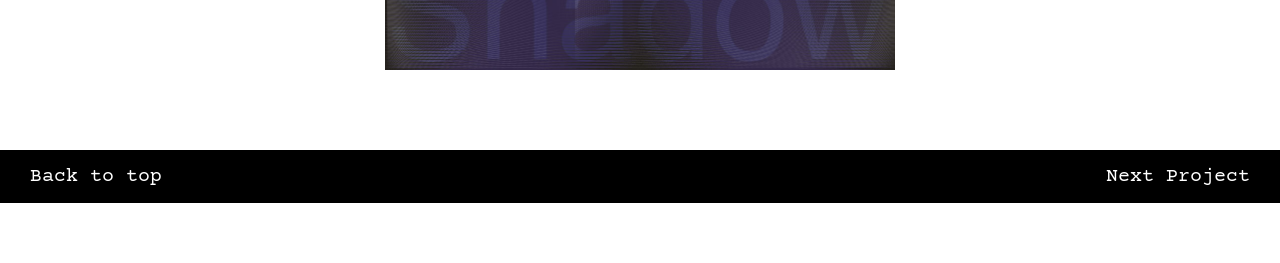
<file: projects/05_authorship.html>
<!DOCTYPE html>
<html lang="zh-TW">
<head>
    <meta charset="UTF-8">
    <meta name="viewport" content="width=device-width, initial-scale=1.0">
    <title>Licht Poster</title>
     <link rel="icon" type="image/png" href="../assets/logo.png">
    <link rel="preconnect" href="https://fonts.googleapis.com">
    <link rel="preconnect" href="https://fonts.gstatic.com" crossorigin>
    <link href="https://fonts.googleapis.com/css2?family=Courier+Prime:ital,wght@0,400;0,700;1,400;1,700&display=swap" rel="stylesheet">
    <link rel="stylesheet" href="../css/style.css">
        <!-- Google tag (gtag.js) -->
<script async src="https://www.googletagmanager.com/gtag/js?id=G-16CSNHBVQ2"></script>
<script>
  window.dataLayer = window.dataLayer || [];
  function gtag(){dataLayer.push(arguments);}
  gtag('js', new Date());

  gtag('config', 'G-16CSNHBVQ2');
</script>

</head>
<body class="project-detail-page">

    <!-- 1. 左上角固定標題 -->
    <header class="project-header">
        <h1>Licht</h1>
    </header>
       <header class="project-header2">
        <h2>Poster, Basel CH</h2>
    </header>

<!-- 2. 中央滾動的作品內容 -->
    <main class="project-content">
        
        <!-- --- 第一張圖的首圖區塊 --- -->
        <div class="content-block first-block">
            <img src="../assets/images/05_authorship/01.jpg" alt="Cover Image">
            
            <!-- 🔥 1. 將箭頭的連結改為 #project-info -->
            <a href="#project-info" class="scroll-down-arrow">
                <svg width="30" height="30" viewBox="0 0 24 24" fill="none" stroke="black" stroke-width="1.5" stroke-linecap="round" stroke-linejoin="round">
                    <polyline points="6 9 12 15 18 9"></polyline>
                </svg>
            </a>
        </div>

        <!-- 🔥 2. 新增：作品文字說明區塊 -->
    

        <!-- --- 第二張圖開始 --- -->
        <div class="content-block">
            <img src="../assets/images/05_authorship/001.jpg" alt="Image 2">
        </div>

        <div class="content-block">
           <img src="../assets/images/05_authorship/002.jpg" alt="Image 2">
        </div>

        <div class="content-block">
            <img src="../assets/images/05_authorship/003.jpg" alt="Image 2">
        </div>

          
        <div class="project-footer">
            <a href="#" id="back-to-top">Back to top</a>
            <!-- 記得把這裡的 href 換成你「下一個作品」的 HTML 檔案名稱喔 -->
            <a href="10_illustration.html">Next Project</a>
        </div>

</main>

<!-- 4. 底部固定導覽列 (現在裡面只有 Logo 和 Links) -->
<nav id="bottom-bar" class="bottom-bar">
    <div class="logo">
        <a href="../index.html" class="nav-btn" style="margin-left: 0;">Lucie Lin</a>
    </div>
    <div class="nav-links">
        <a href="../projects.html" class="nav-btn">Projects</a>
        <a href="../info.html" class="nav-btn">Info</a>
    </div>
</nav>


    <script src="../js/script.js"></script>
</body>
</html>
</file>
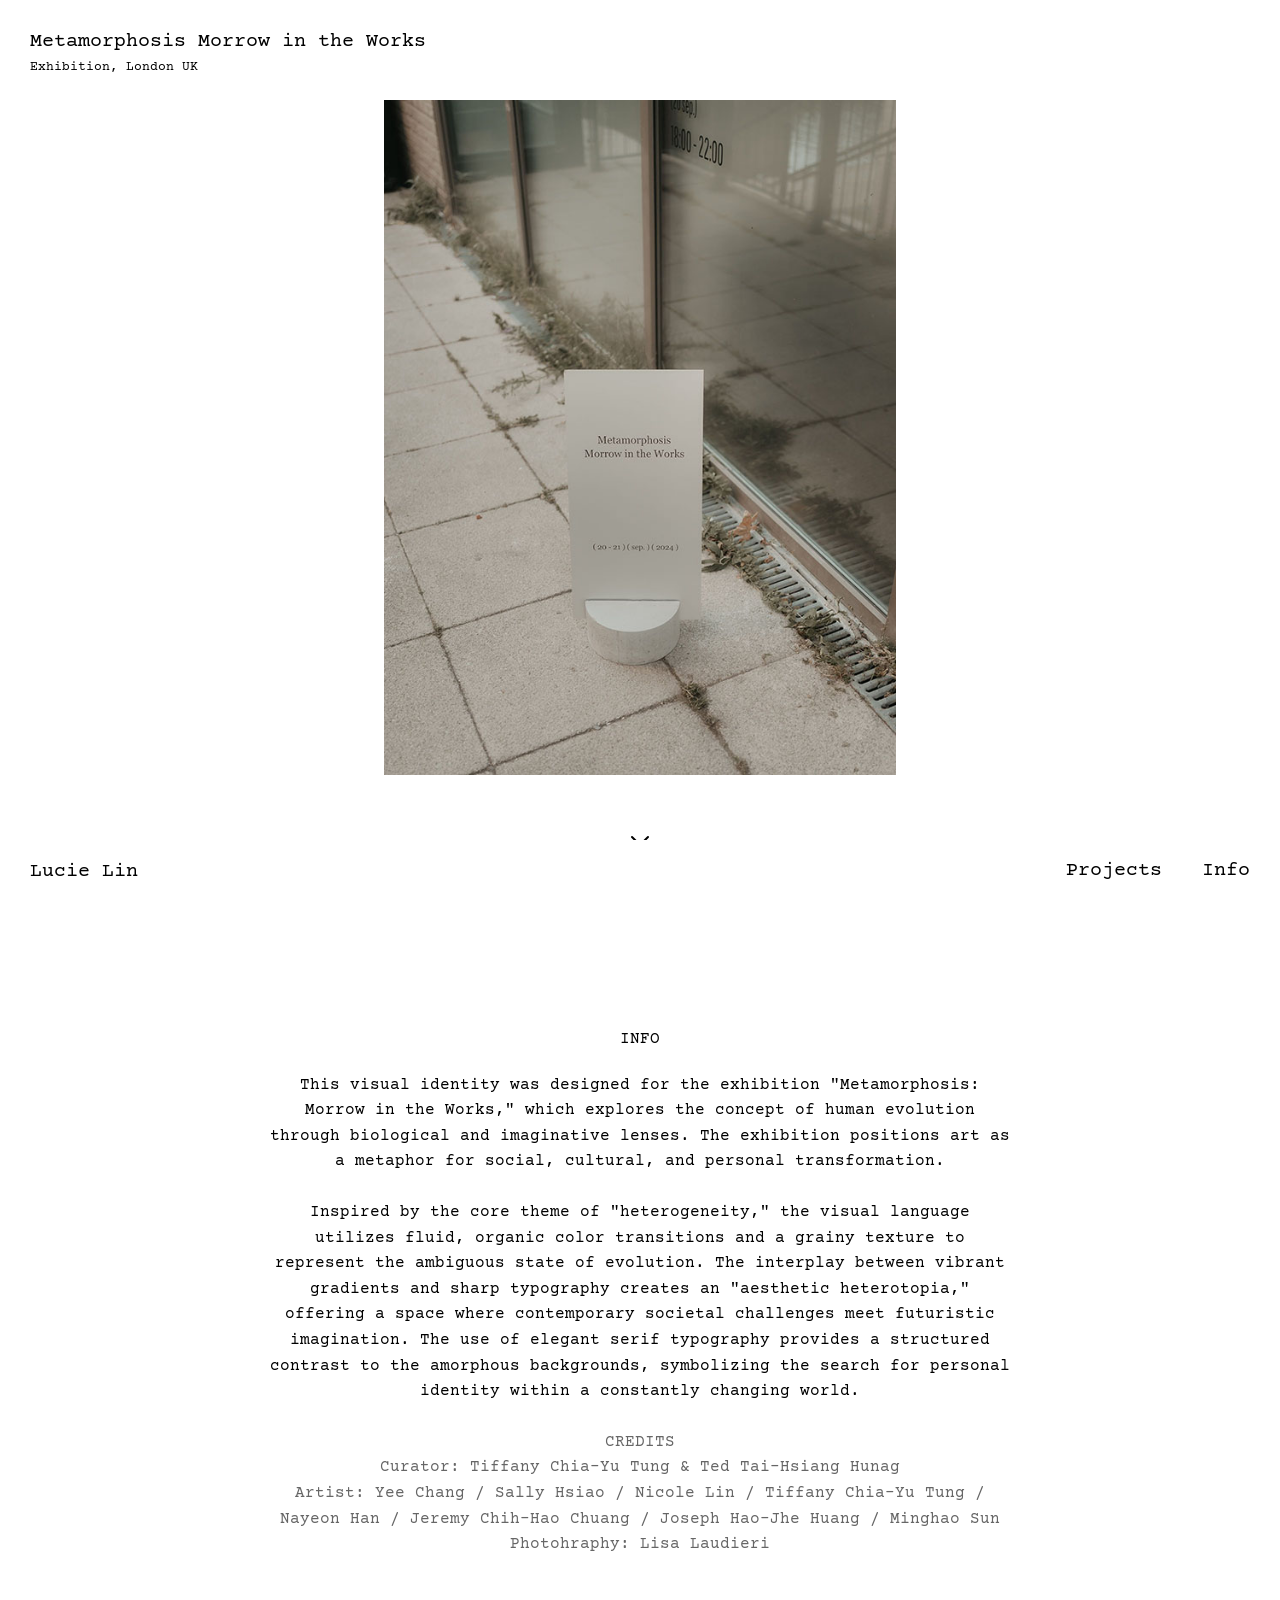
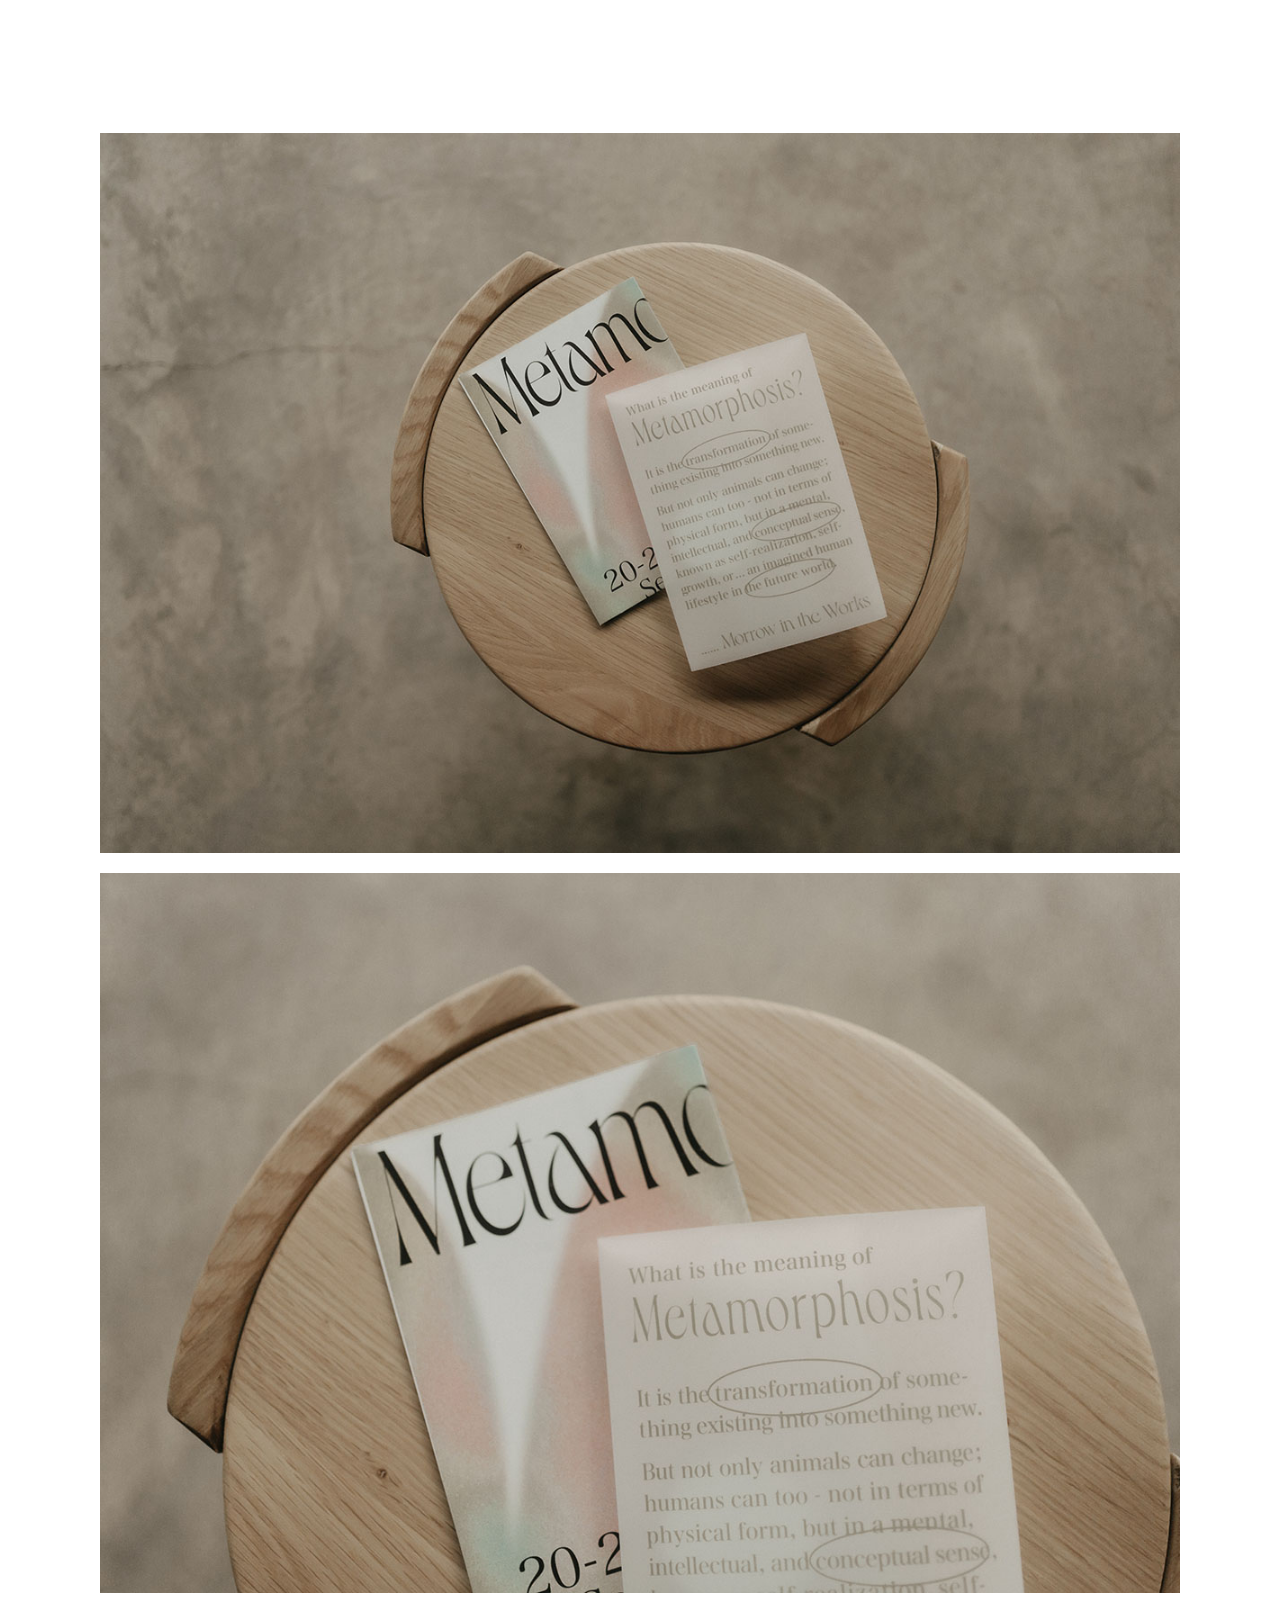
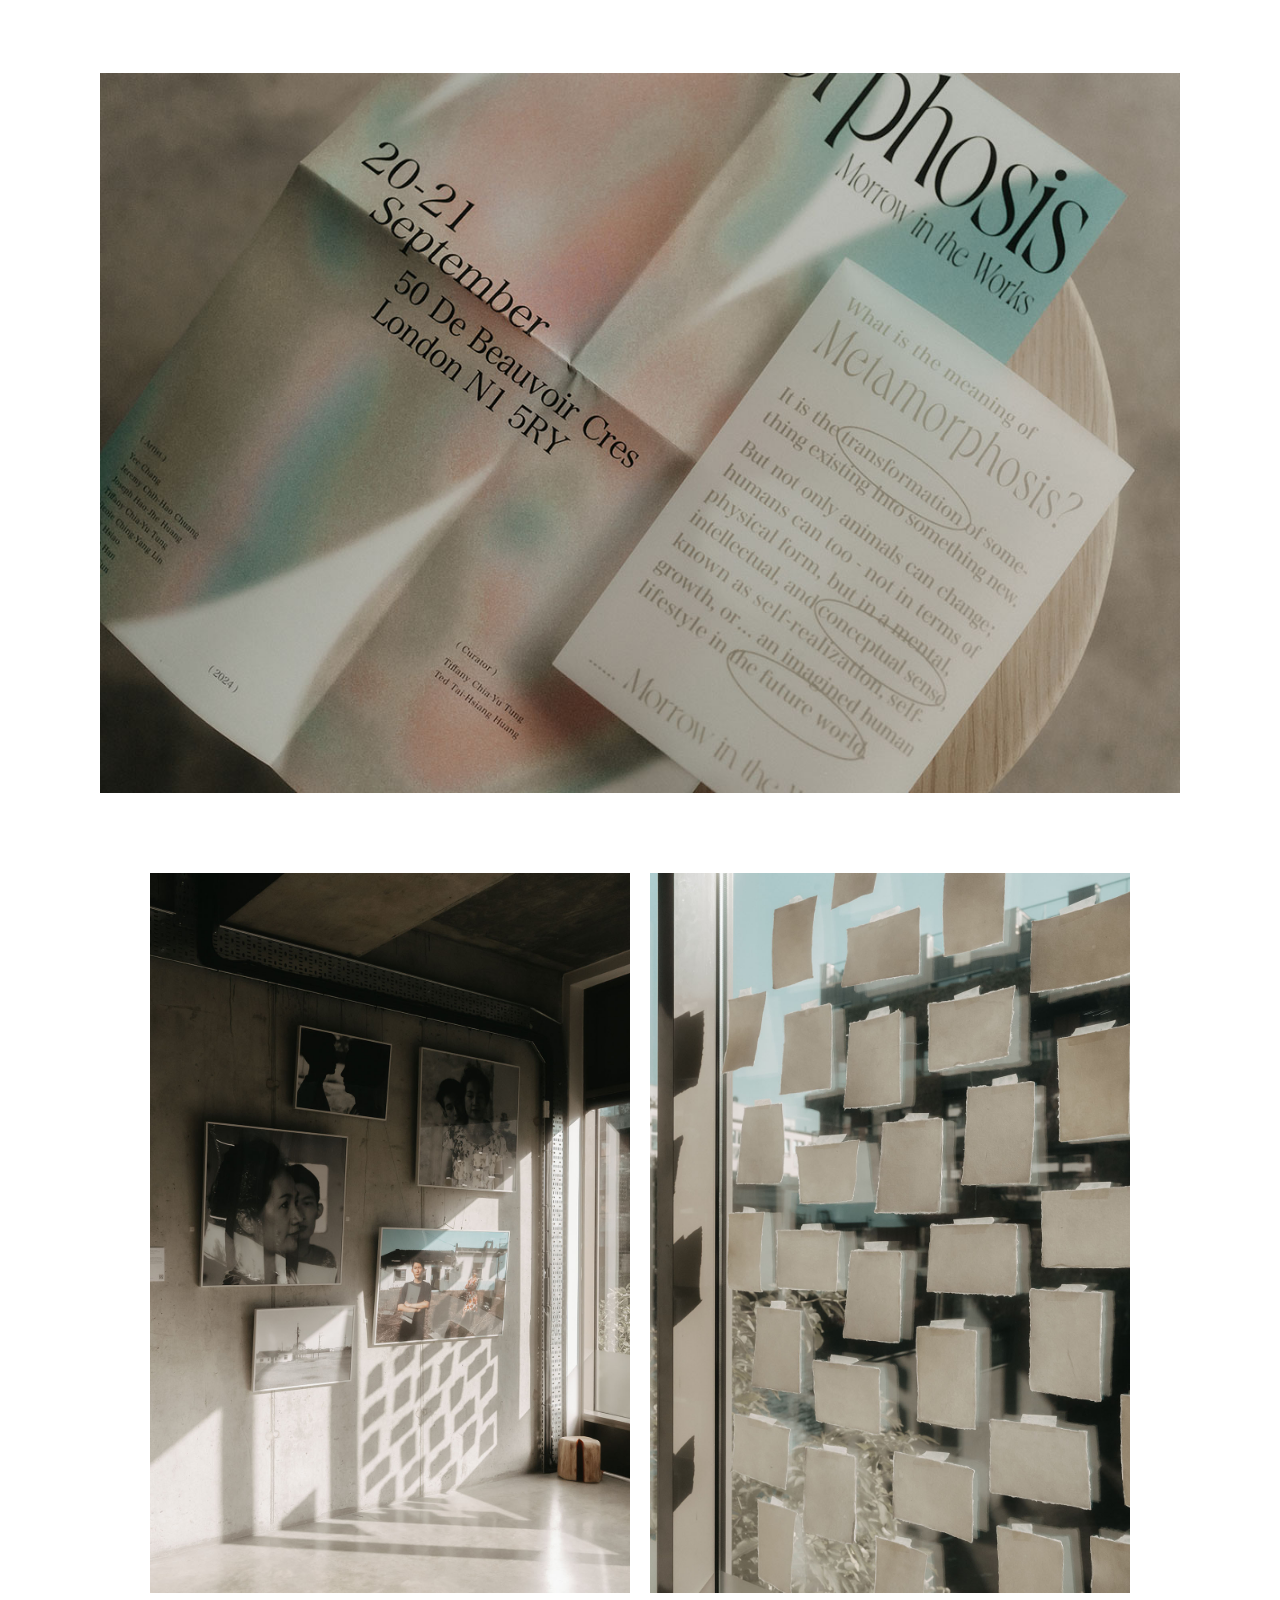
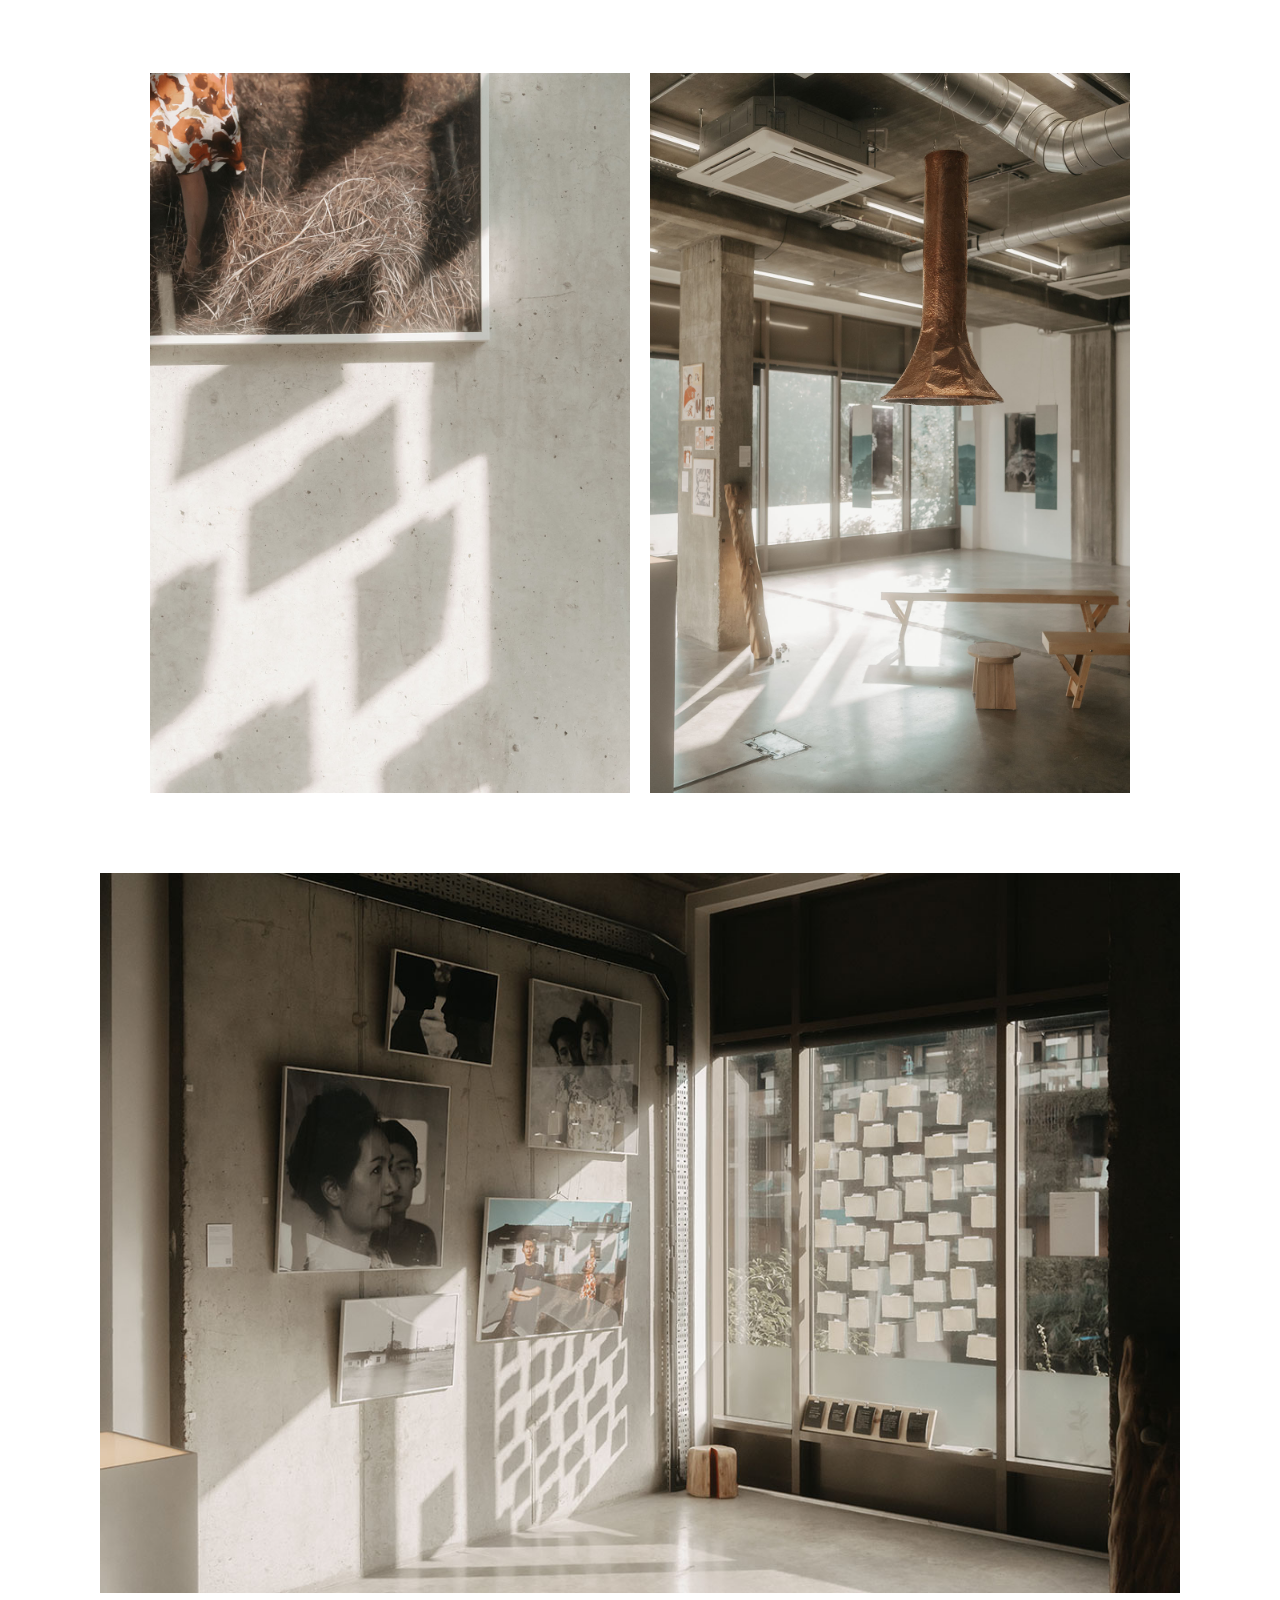
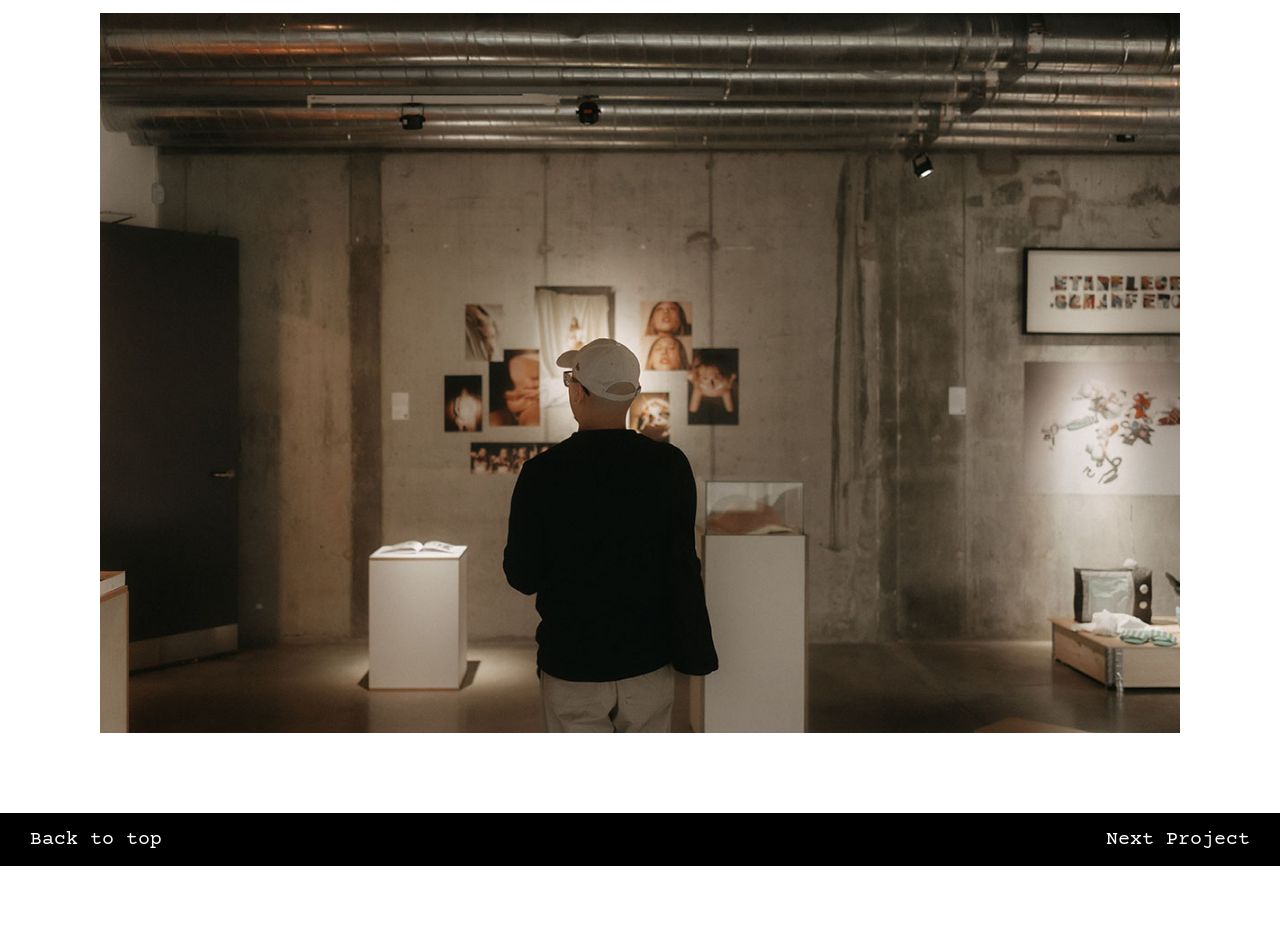
<file: projects/06_meta.html>
<!DOCTYPE html>
<html lang="zh-TW">
<head>
    <meta charset="UTF-8">
    <meta name="viewport" content="width=device-width, initial-scale=1.0">
    <title>Metamorphosis</title>
     <link rel="icon" type="image/png" href="../assets/logo.png">
    <link rel="preconnect" href="https://fonts.googleapis.com">
    <link rel="preconnect" href="https://fonts.gstatic.com" crossorigin>
    <link href="https://fonts.googleapis.com/css2?family=Courier+Prime:ital,wght@0,400;0,700;1,400;1,700&display=swap" rel="stylesheet">
    <link rel="stylesheet" href="../css/style.css">
        <!-- Google tag (gtag.js) -->
<script async src="https://www.googletagmanager.com/gtag/js?id=G-16CSNHBVQ2"></script>
<script>
  window.dataLayer = window.dataLayer || [];
  function gtag(){dataLayer.push(arguments);}
  gtag('js', new Date());

  gtag('config', 'G-16CSNHBVQ2');
</script>

</head>
<body class="project-detail-page">

    <!-- 1. 左上角固定標題 -->
    <header class="project-header">
        <h1>Metamorphosis Morrow in the Works</h1>
    </header>
    <header class="project-header2">
        <h2>Exhibition, London UK</h2>
    </header>
    

<!-- 2. 中央滾動的作品內容 -->
    <main class="project-content">
        
        <!-- --- 第一張圖的首圖區塊 --- -->
        <div class="content-block first-block">
            <img src="../assets/images/06_meta/01.jpg" alt="Cover Image">
            
            <!-- 🔥 1. 將箭頭的連結改為 #project-info -->
            <a href="#project-info" class="scroll-down-arrow">
                <svg width="30" height="30" viewBox="0 0 24 24" fill="none" stroke="black" stroke-width="1.5" stroke-linecap="round" stroke-linejoin="round">
                    <polyline points="6 9 12 15 18 9"></polyline>
                </svg>
            </a>
        </div>

        <!-- 🔥 2. 新增：作品文字說明區塊 -->
        <div id="project-info" class="project-description">
            <p class="info-title">INFO</p>
            
            <p>This visual identity was designed for the exhibition "Metamorphosis: Morrow in the Works," which explores the concept of human evolution through biological and imaginative lenses. The exhibition positions art as a metaphor for social, cultural, and personal transformation.</p>
            
            <p>Inspired by the core theme of "heterogeneity," the visual language utilizes fluid, organic color transitions and a grainy texture to represent the ambiguous state of evolution. The interplay between vibrant gradients and sharp typography creates an "aesthetic heterotopia," offering a space where contemporary societal challenges meet futuristic imagination. The use of elegant serif typography provides a structured contrast to the amorphous backgrounds, symbolizing the search for personal identity within a constantly changing world.</p>
            
          
            
            <p class="footnote">CREDITS
                <br>Curator: Tiffany Chia-Yu Tung & Ted Tai-Hsiang Hunag
                <br>Artist: Yee Chang / Sally Hsiao / Nicole Lin / Tiffany Chia-Yu Tung / Nayeon Han / Jeremy Chih-Hao Chuang / Joseph Hao-Jhe Huang / Minghao Sun
                <br>Photohraphy: Lisa Laudieri 
            </p>
            
        </div>

        <!-- --- 第二張圖開始 --- -->
        <div class="content-block">
            <img src="../assets/images/06_meta/02.jpg" alt="Image 2">
            <img src="../assets/images/06_meta/03.jpg" alt="Image 3">
        </div>

        <div class="content-block">
            <img src="../assets/images/06_meta/04.jpg" alt="Image 4">
        </div>

        <div class="content-block">
            <img src="../assets/images/06_meta/05.jpg" alt="Image 2">
            <img src="../assets/images/06_meta/06.jpg" alt="Image 3">
        </div>

          <div class="content-block">
            <img src="../assets/images/06_meta/07.jpg" alt="Image 3">
            <img src="../assets/images/06_meta/09.jpg" alt="Image 3">
        </div>

        <div class="content-block">
            <img src="../assets/images/06_meta/08.jpg" alt="Image 4">
             <img src="../assets/images/06_meta/10.jpg" alt="Image 4">
        </div>

        <div class="project-footer">
            <a href="#" id="back-to-top">Back to top</a>
            <!-- 記得把這裡的 href 換成你「下一個作品」的 HTML 檔案名稱喔 -->
            <a href="11_oneofakind.html">Next Project</a>
        </div>

</main>

<!-- 4. 底部固定導覽列 (現在裡面只有 Logo 和 Links) -->
<nav id="bottom-bar" class="bottom-bar">
    <div class="logo">
        <a href="../index.html" class="nav-btn" style="margin-left: 0;">Lucie Lin</a>
    </div>
    <div class="nav-links">
        <a href="../projects.html" class="nav-btn">Projects</a>
        <a href="../info.html" class="nav-btn">Info</a>
    </div>
</nav>


    <script src="../js/script.js"></script>
</body>
</html>
</file>
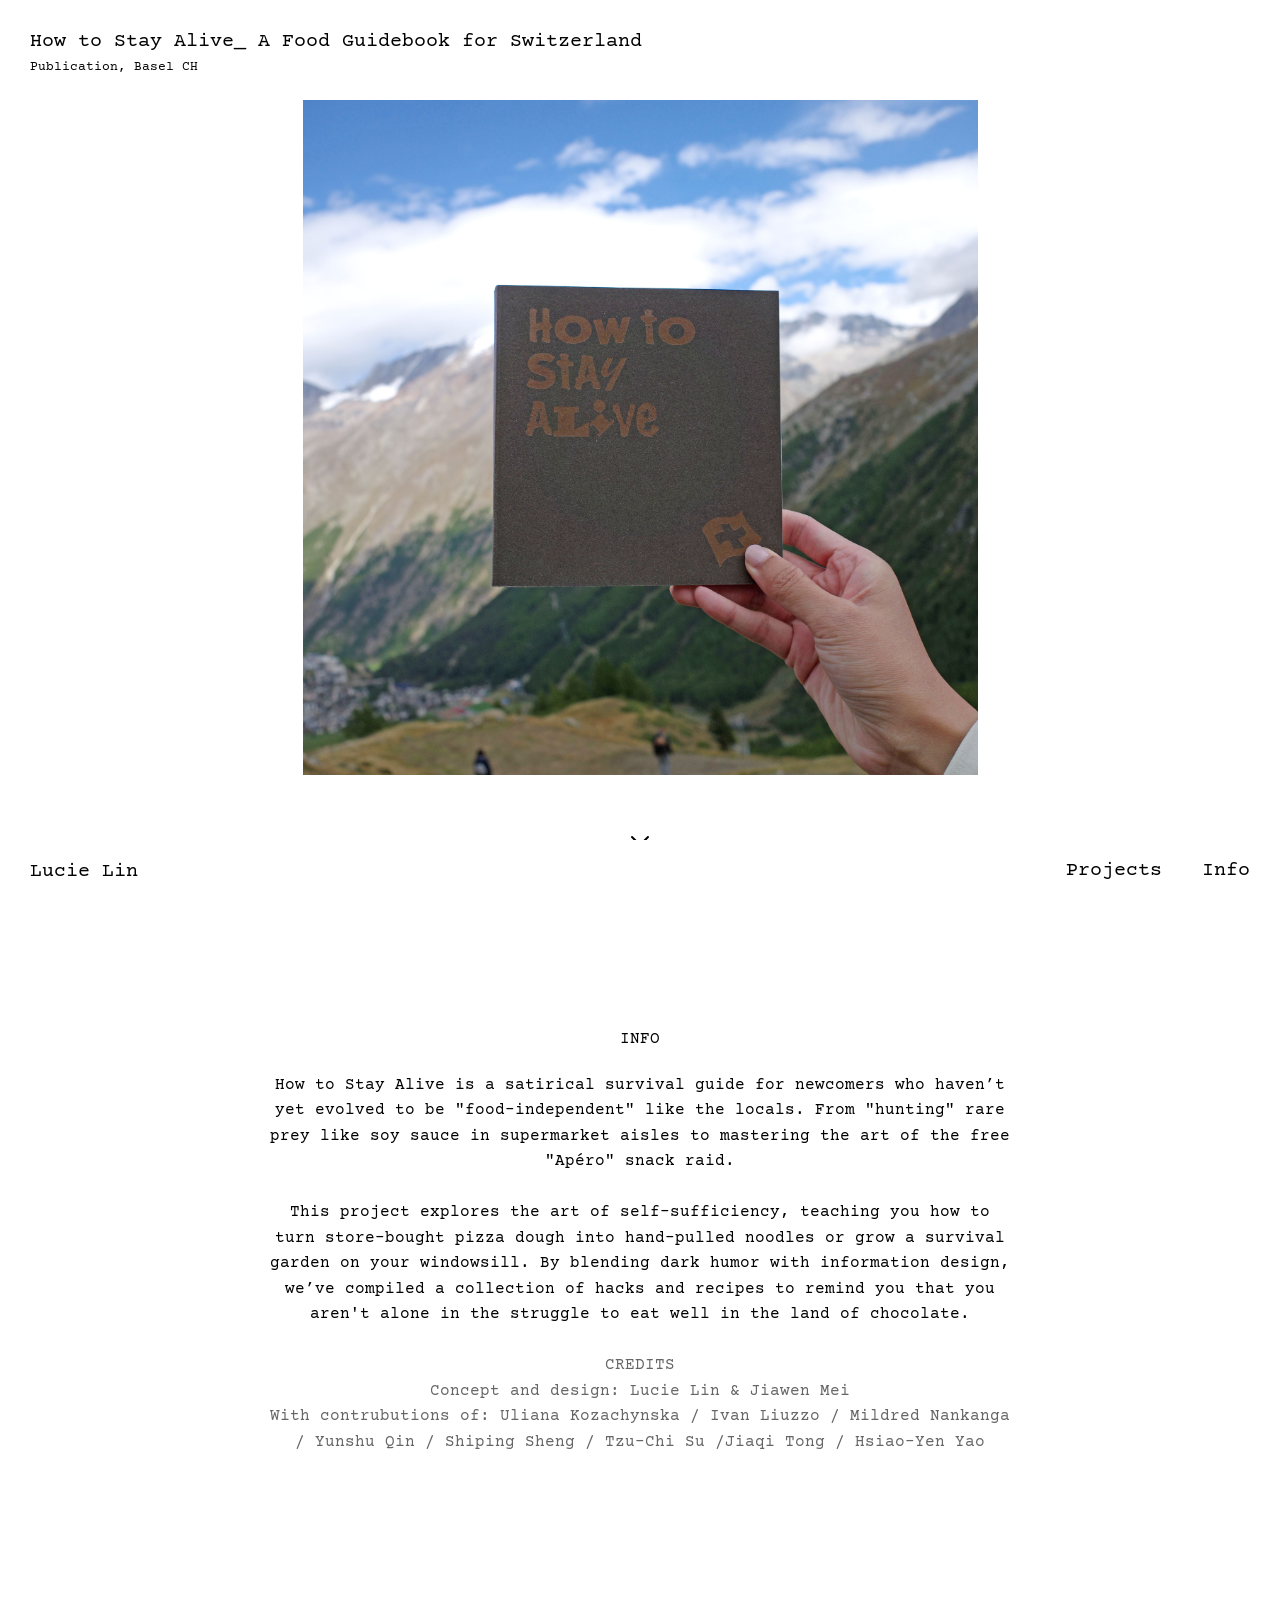
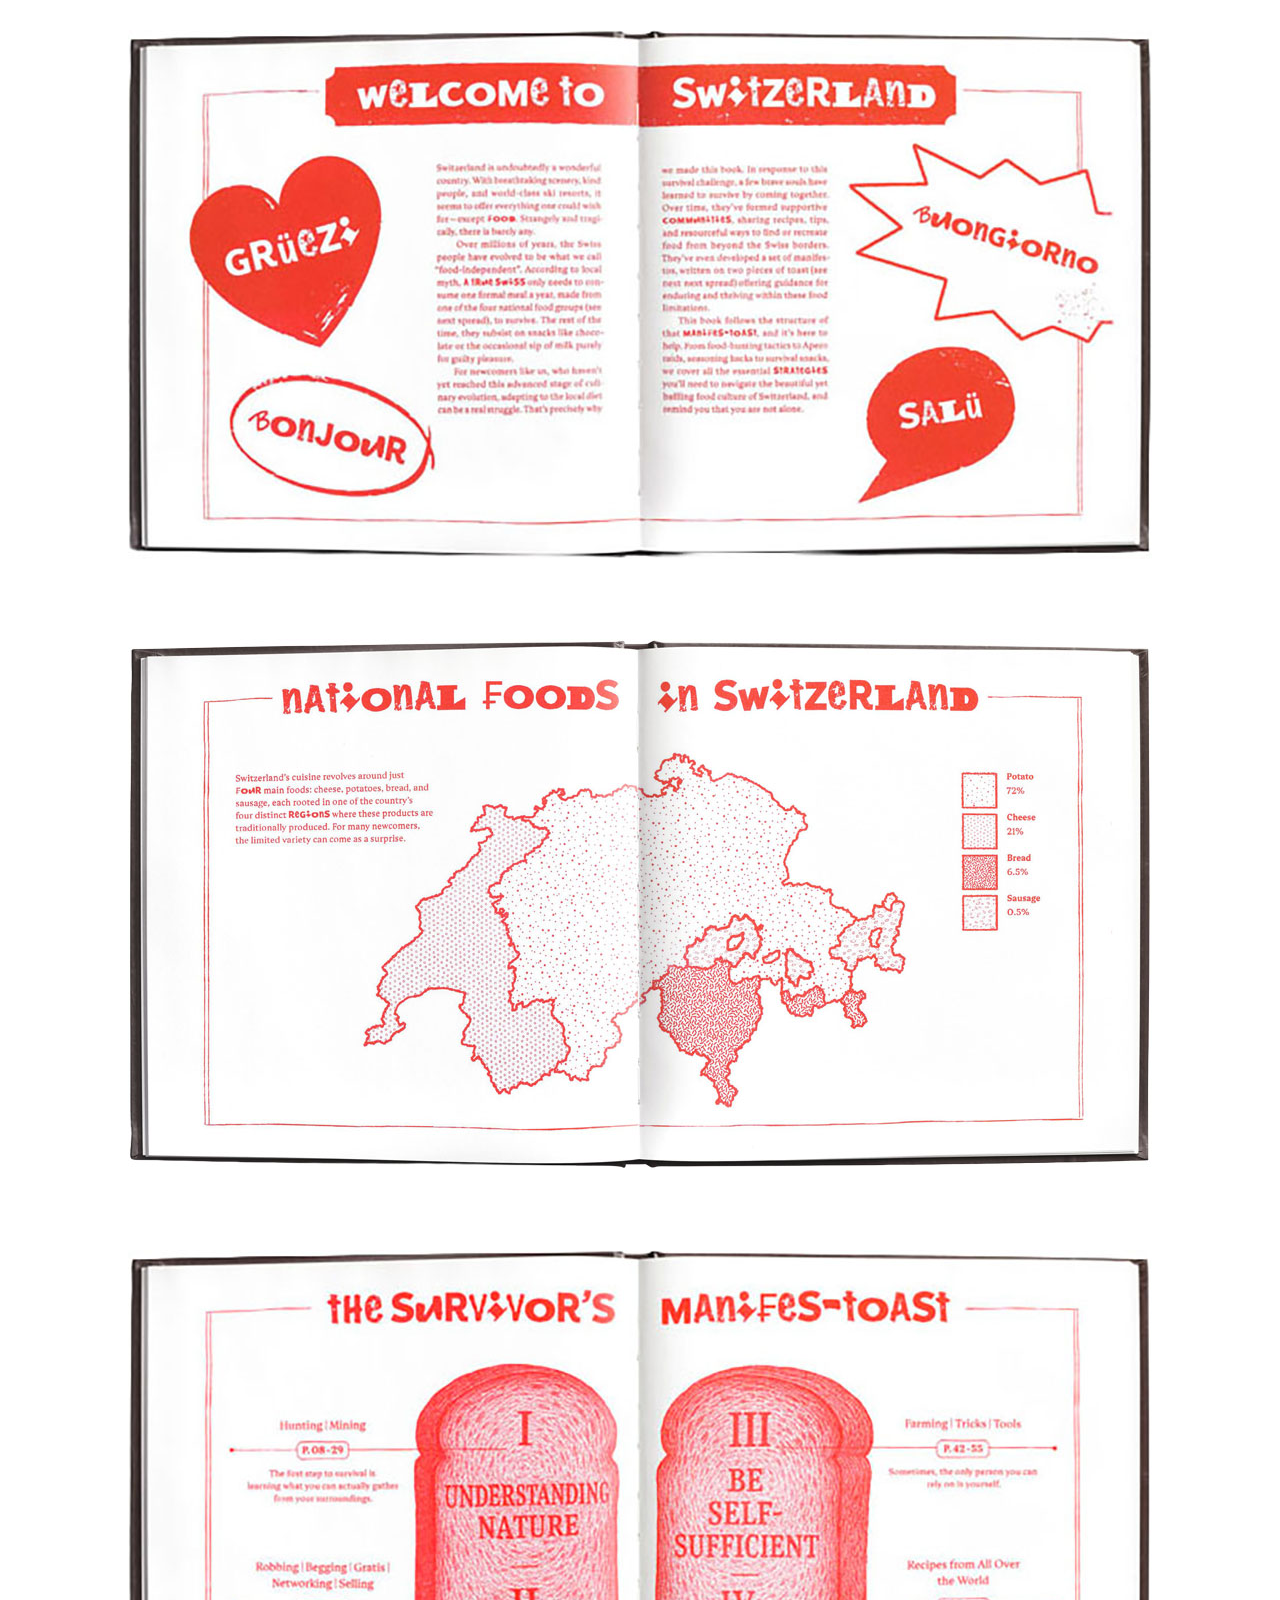
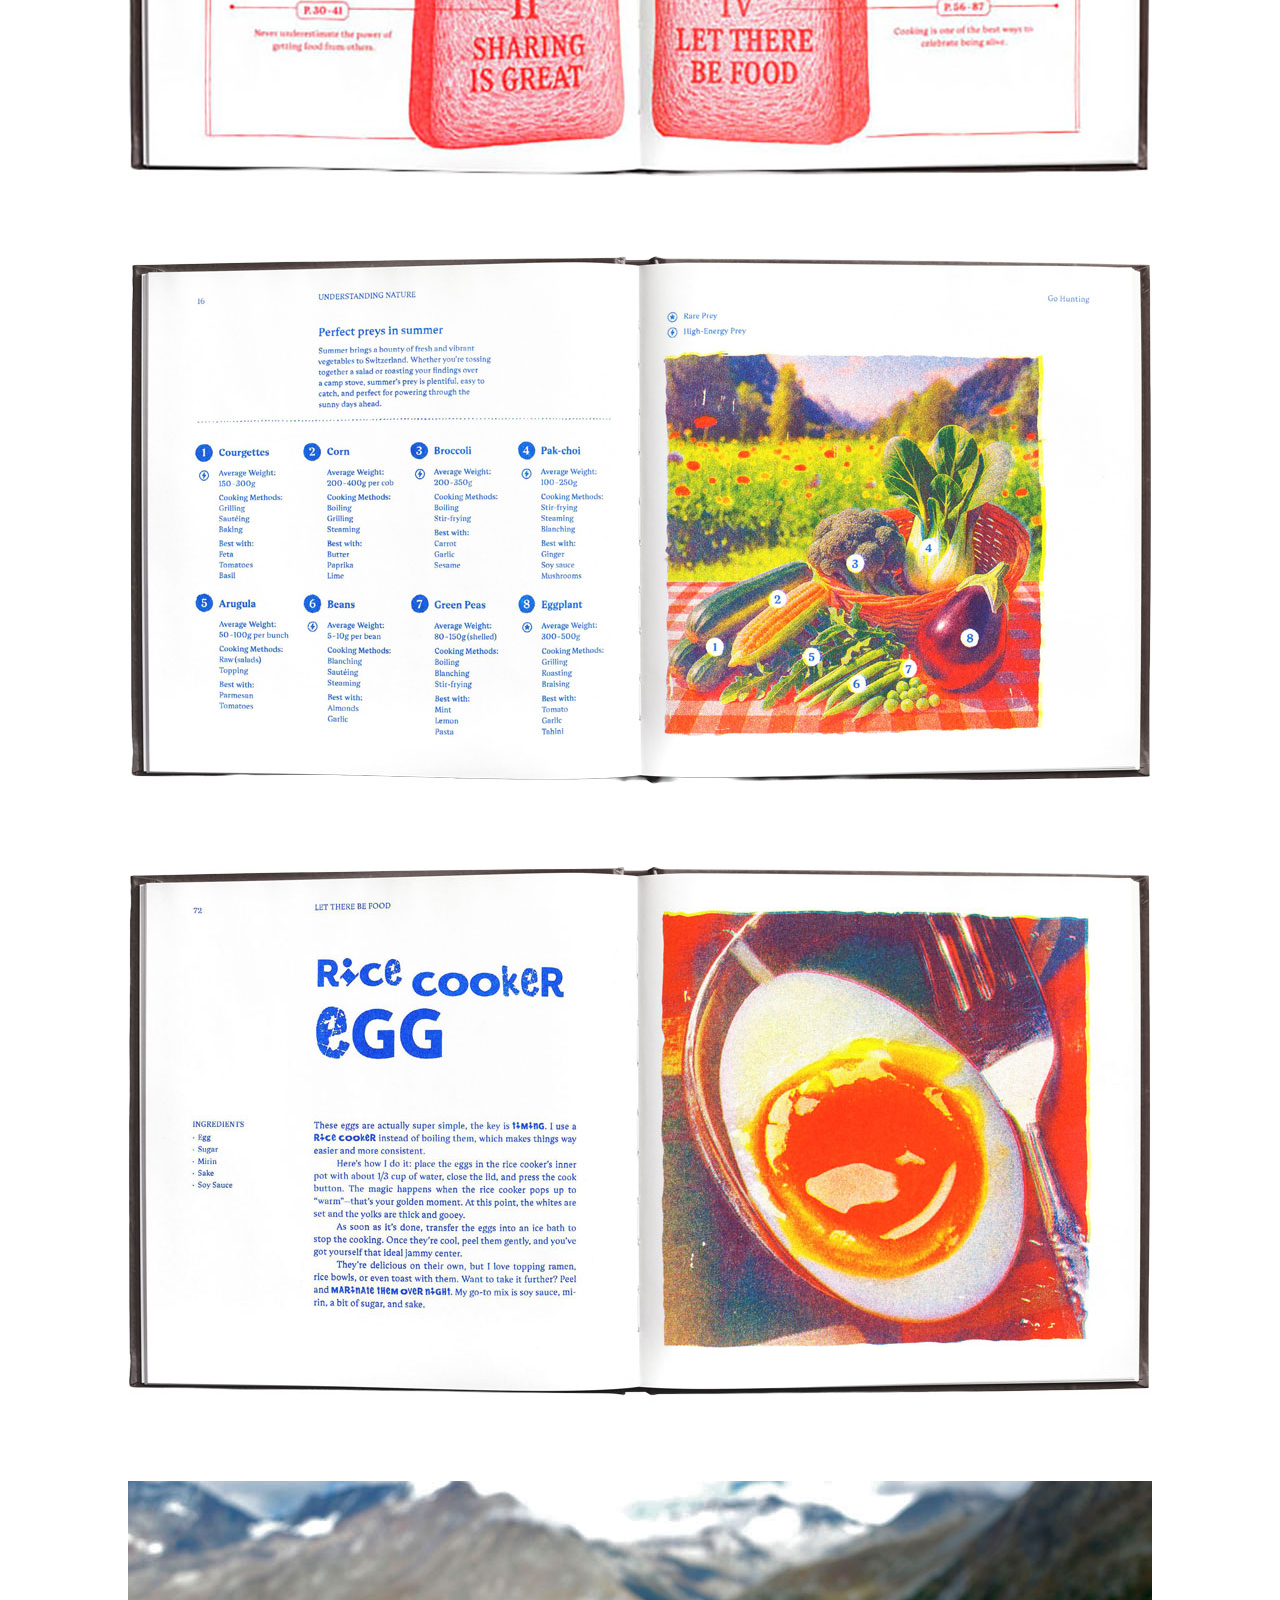
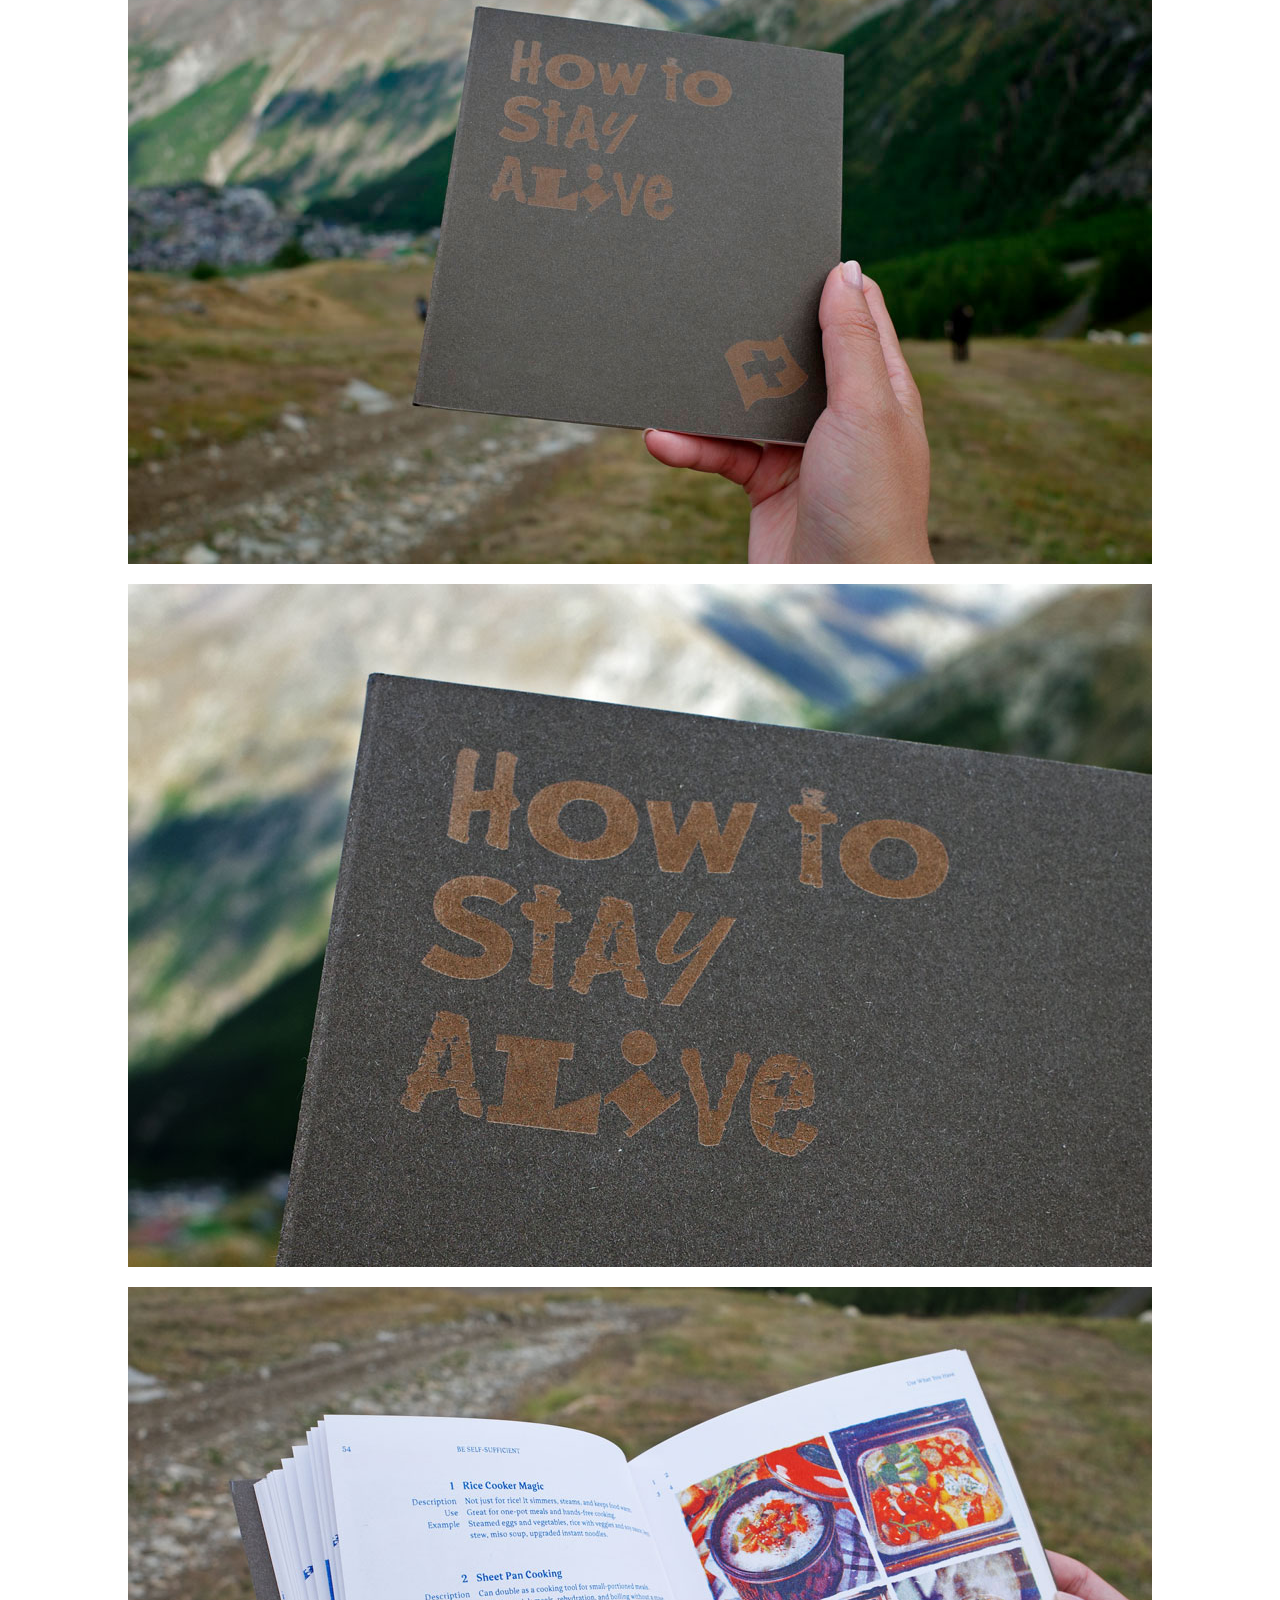
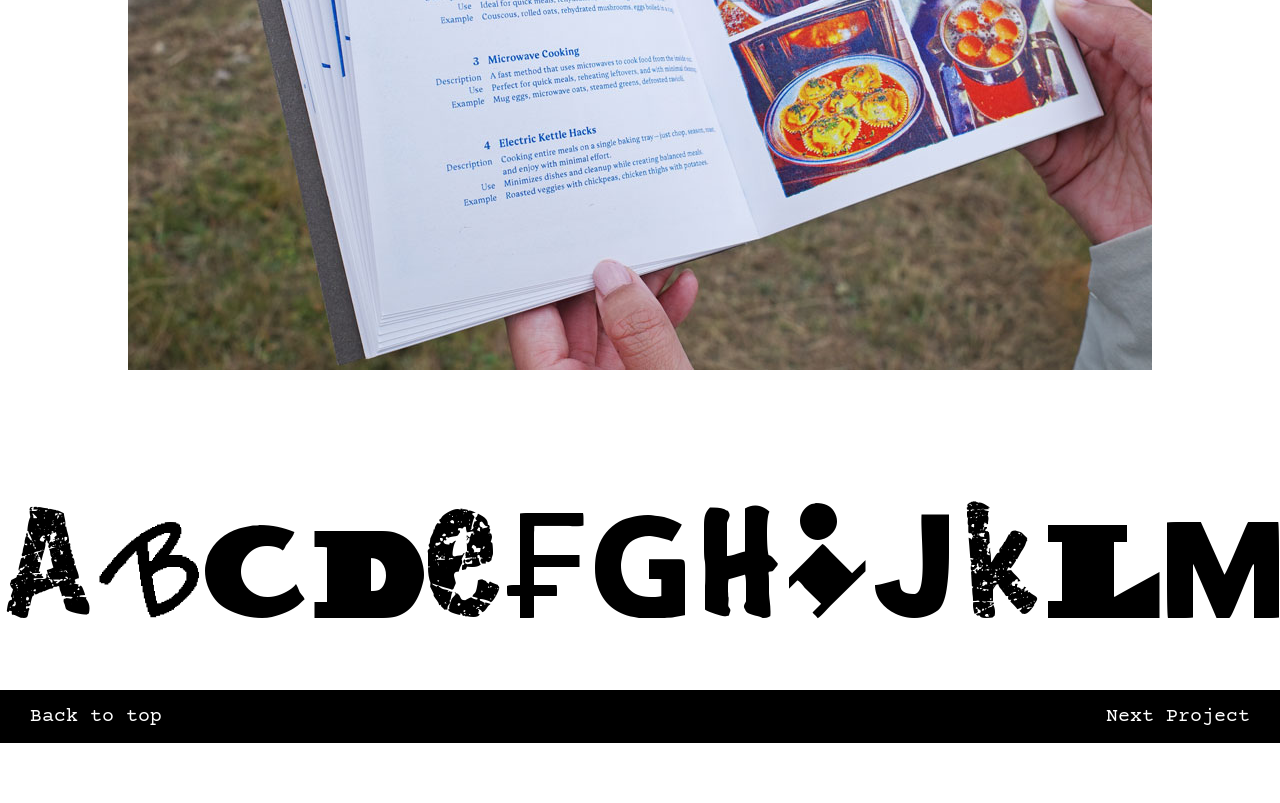
<file: projects/07_howtostayalive.html>
<!DOCTYPE html>
<html lang="zh-TW">
<head>
    <meta charset="UTF-8">
    <meta name="viewport" content="width=device-width, initial-scale=1.0">
    <title>How to Stay Alive</title>
     <link rel="icon" type="image/png" href="../assets/logo.png">
    <link rel="preconnect" href="https://fonts.googleapis.com">
    <link rel="preconnect" href="https://fonts.gstatic.com" crossorigin>
    <link href="https://fonts.googleapis.com/css2?family=Courier+Prime:ital,wght@0,400;0,700;1,400;1,700&display=swap" rel="stylesheet">
    <link rel="stylesheet" href="../css/style.css">
        <!-- Google tag (gtag.js) -->
<script async src="https://www.googletagmanager.com/gtag/js?id=G-16CSNHBVQ2"></script>
<script>
  window.dataLayer = window.dataLayer || [];
  function gtag(){dataLayer.push(arguments);}
  gtag('js', new Date());

  gtag('config', 'G-16CSNHBVQ2');
</script>

</head>
<body class="project-detail-page">

    <!-- 1. 左上角固定標題 -->
    <header class="project-header">
        <h1>How to Stay Alive_ A Food Guidebook for Switzerland</h1>
    </header>
    <header class="project-header2">
        <h2>Publication, Basel CH</h2>
    </header>

<!-- 2. 中央滾動的作品內容 -->
    <main class="project-content">
        
        <!-- --- 第一張圖的首圖區塊 --- -->
        <div class="content-block first-block">
            <img src="../assets/images/07_howtostayalive/00.jpg" alt="Cover Image">
            
            <!-- 🔥 1. 將箭頭的連結改為 #project-info -->
            <a href="#project-info" class="scroll-down-arrow">
                <svg width="30" height="30" viewBox="0 0 24 24" fill="none" stroke="black" stroke-width="1.5" stroke-linecap="round" stroke-linejoin="round">
                    <polyline points="6 9 12 15 18 9"></polyline>
                </svg>
            </a>
        </div>

        <!-- 🔥 2. 新增：作品文字說明區塊 -->
        <div id="project-info" class="project-description">
            <p class="info-title">INFO</p>
            
            <p>How to Stay Alive is a satirical survival guide for newcomers who haven’t yet evolved to be "food-independent" like the locals. From "hunting" rare prey like soy sauce in supermarket aisles to mastering the art of the free "Apéro" snack raid.</p>
            
            <p>This project explores the art of self-sufficiency, teaching you how to turn store-bought pizza dough into hand-pulled noodles or grow a survival garden on your windowsill. By blending dark humor with information design, we’ve compiled a collection of hacks and recipes to remind you that you aren't alone in the struggle to eat well in the land of chocolate.</p>

            
            <p class="footnote">CREDITS
                <br>Concept and design: Lucie Lin & Jiawen Mei
                <br>With contrubutions of: Uliana Kozachynska / Ivan Liuzzo / Mildred Nankanga / Yunshu Qin / Shiping Sheng / Tzu-Chi Su /Jiaqi Tong / Hsiao-Yen Yao
            </p>
             
        </div>

        <!-- --- 第二張圖開始 --- -->

        <div class="content-block">
            <img src="../assets/images/07_howtostayalive/02.jpg" alt="Image 2">
        </div>

        <div class="content-block">
            <img src="../assets/images/07_howtostayalive/03.jpg" alt="Image 2">
        </div>

        <div class="content-block">
            <img src="../assets/images/07_howtostayalive/04.jpg" alt="Image 2">
        </div>

        <div class="content-block">
            <img src="../assets/images/07_howtostayalive/05.jpg" alt="Image 2">
        </div>

         <div class="content-block">
            <img src="../assets/images/07_howtostayalive/06.jpg" alt="Image 2">
        </div>

        <div class="content-block">
            <img src="../assets/images/07_howtostayalive/001.jpg" alt="Image 2">
            <img src="../assets/images/07_howtostayalive/002.jpg" alt="Image 2">
            <img src="../assets/images/07_howtostayalive/003.jpg" alt="Image 2">
        </div>

         <div class="marquee-wrapper">
    <div class="marquee-track">
        <span class="marquee-text">
            ABCDEFGHIJkLMNOPQRSTUVWXYZ0123456789
        </span>
        
        <span class="marquee-text">
            ABCDEFGHIJkLMNOPQRSTUVWXYZ0123456789
        </span>
        
    </div>
    </div>
        
    <div class="project-footer">
            <a href="#" id="back-to-top">Back to top</a>
            <!-- 記得把這裡的 href 換成你「下一個作品」的 HTML 檔案名稱喔 -->
            <a href="08_creditcookbook.html">Next Project</a>
     </div>

</main>

<!-- 4. 底部固定導覽列 (現在裡面只有 Logo 和 Links) -->
<nav id="bottom-bar" class="bottom-bar">
    <div class="logo">
        <a href="../index.html" class="nav-btn" style="margin-left: 0;">Lucie Lin</a>
    </div>
    <div class="nav-links">
        <a href="../projects.html" class="nav-btn">Projects</a>
        <a href="../info.html" class="nav-btn">Info</a>
    </div>
</nav>


    <script src="../js/script.js"></script>
</body>
</html>
</file>
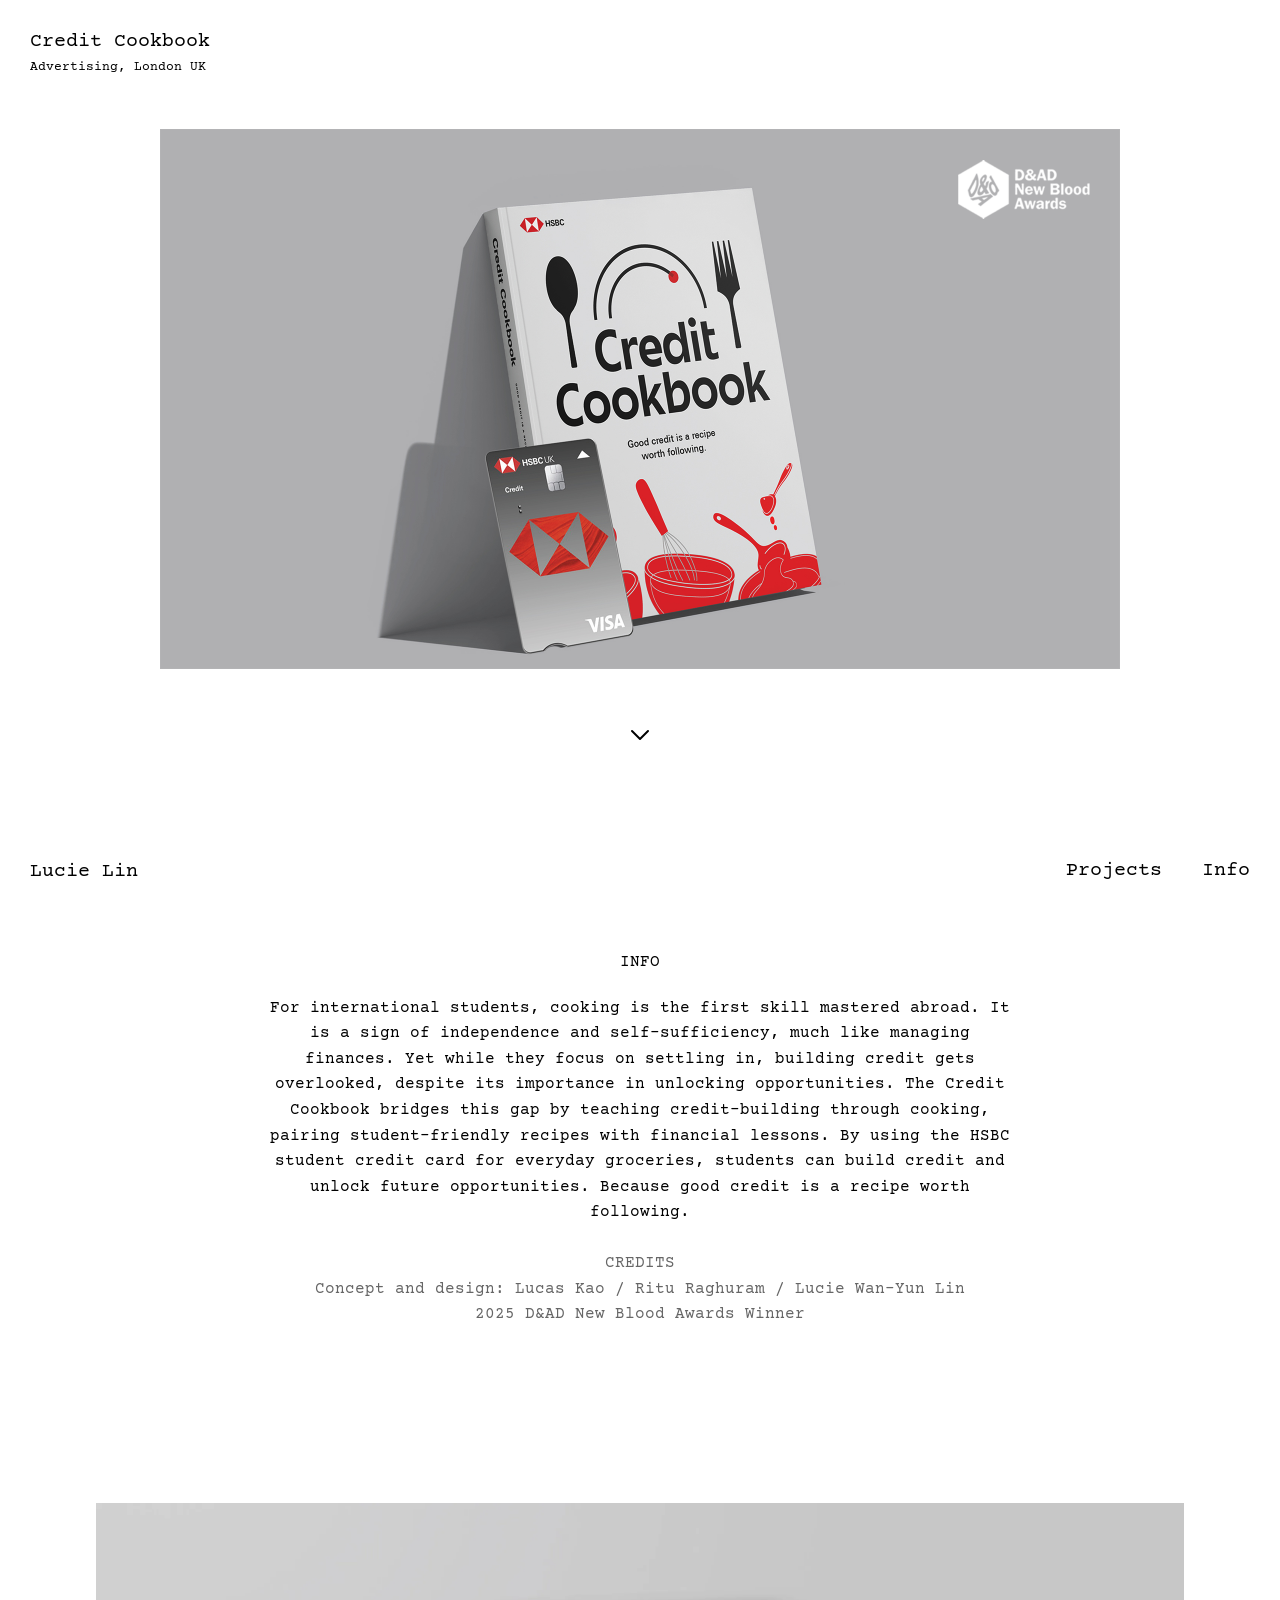
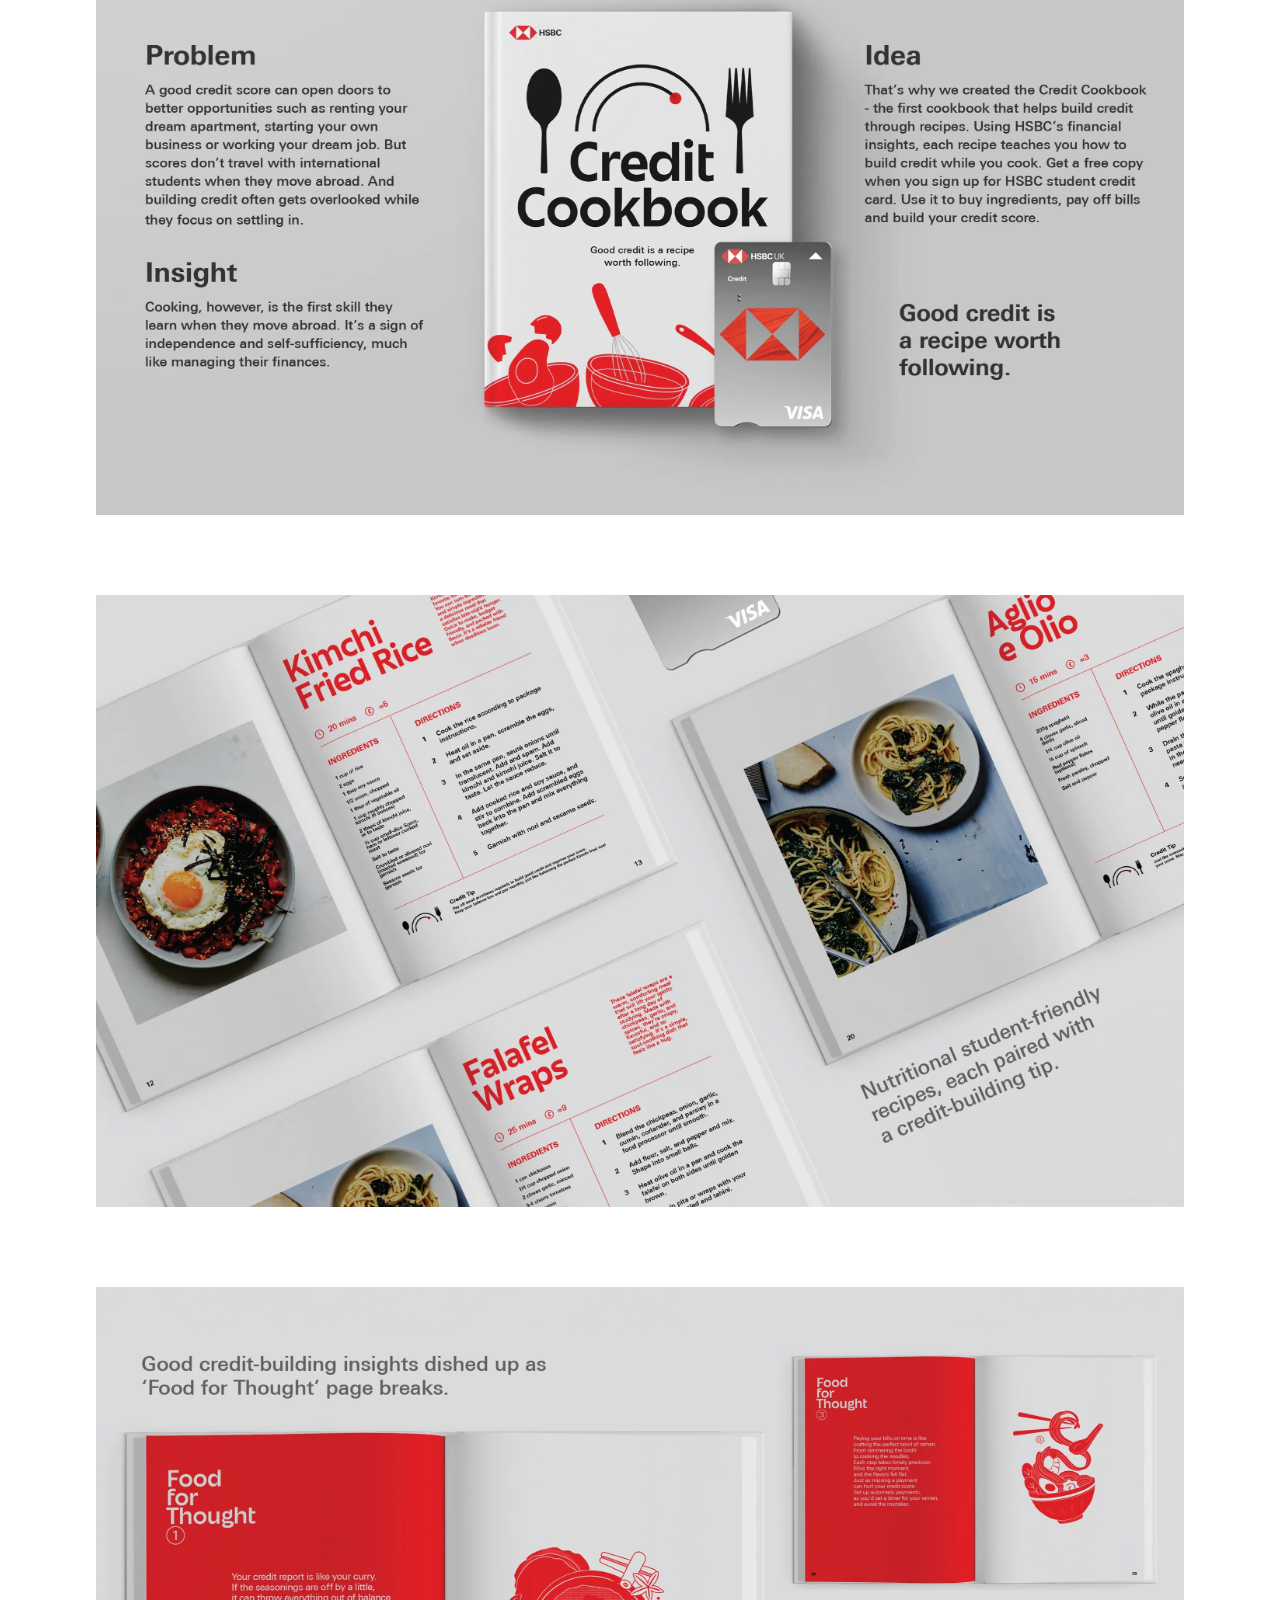
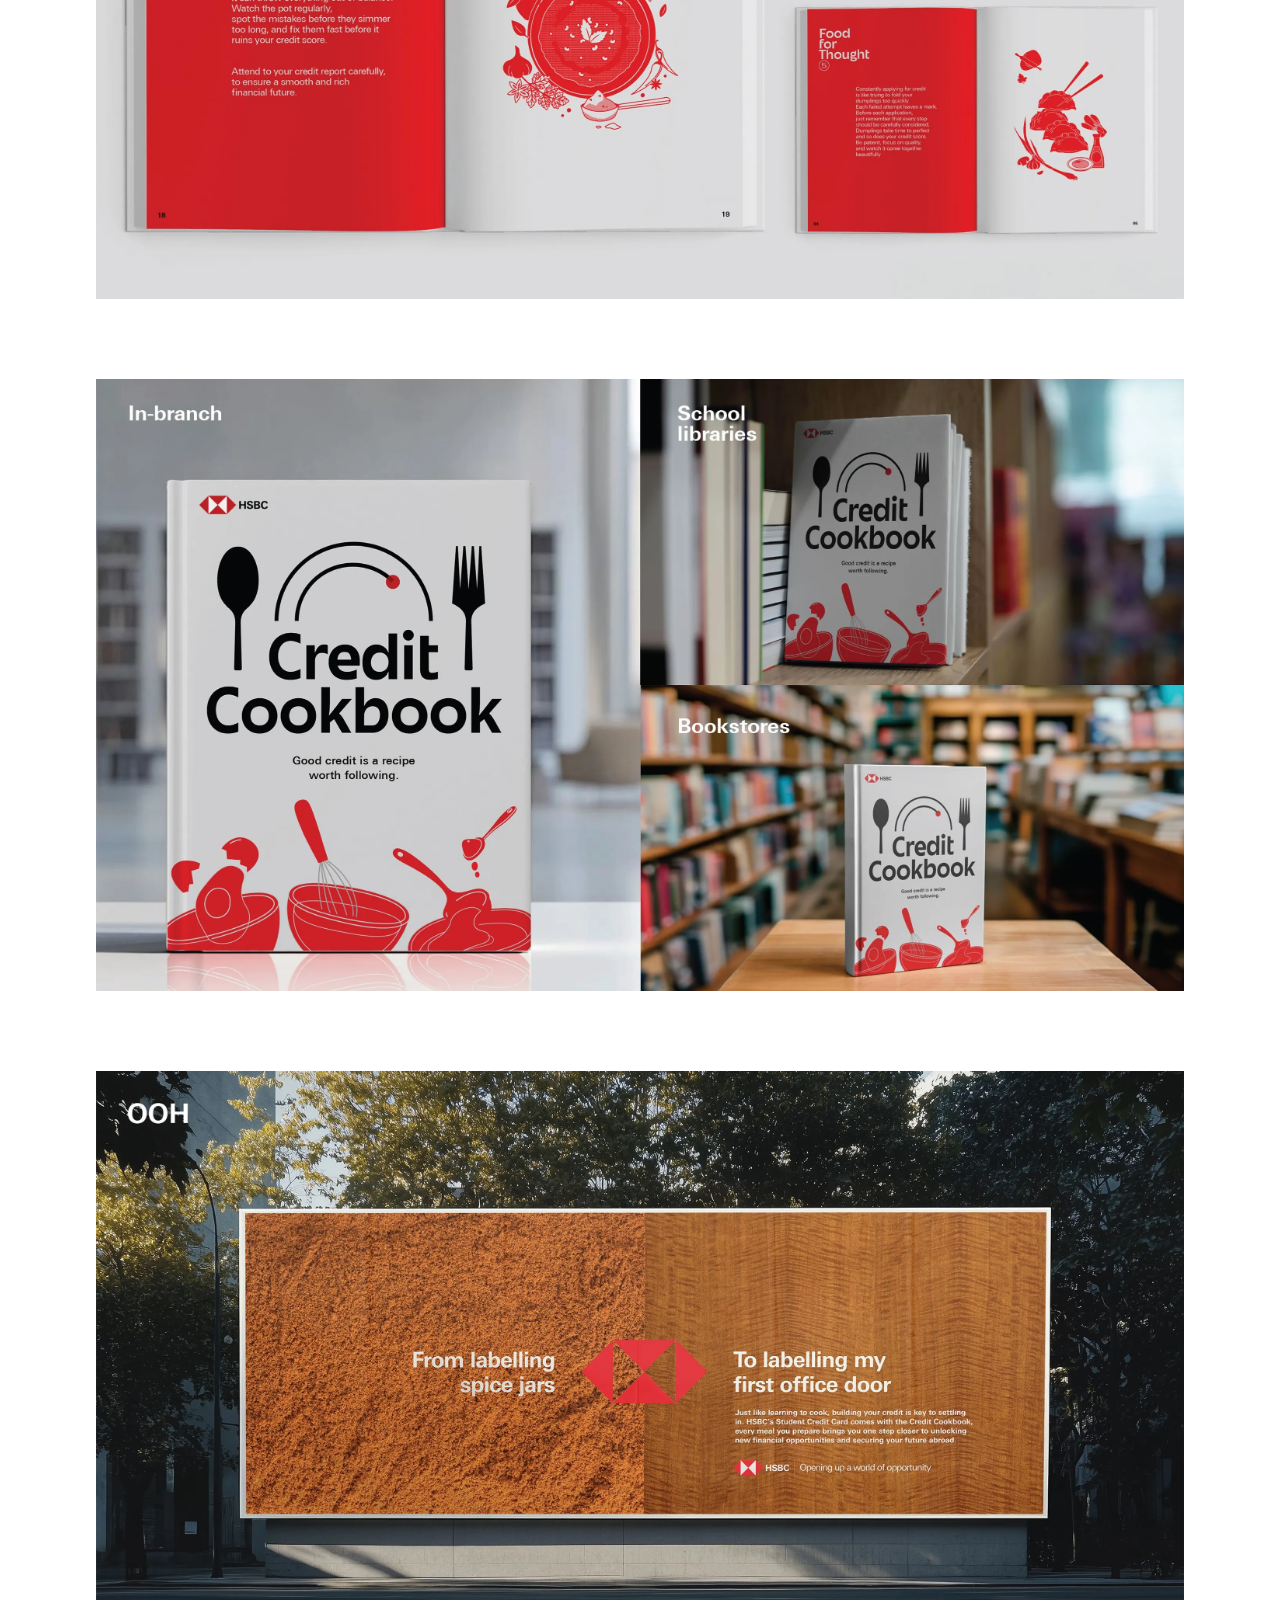
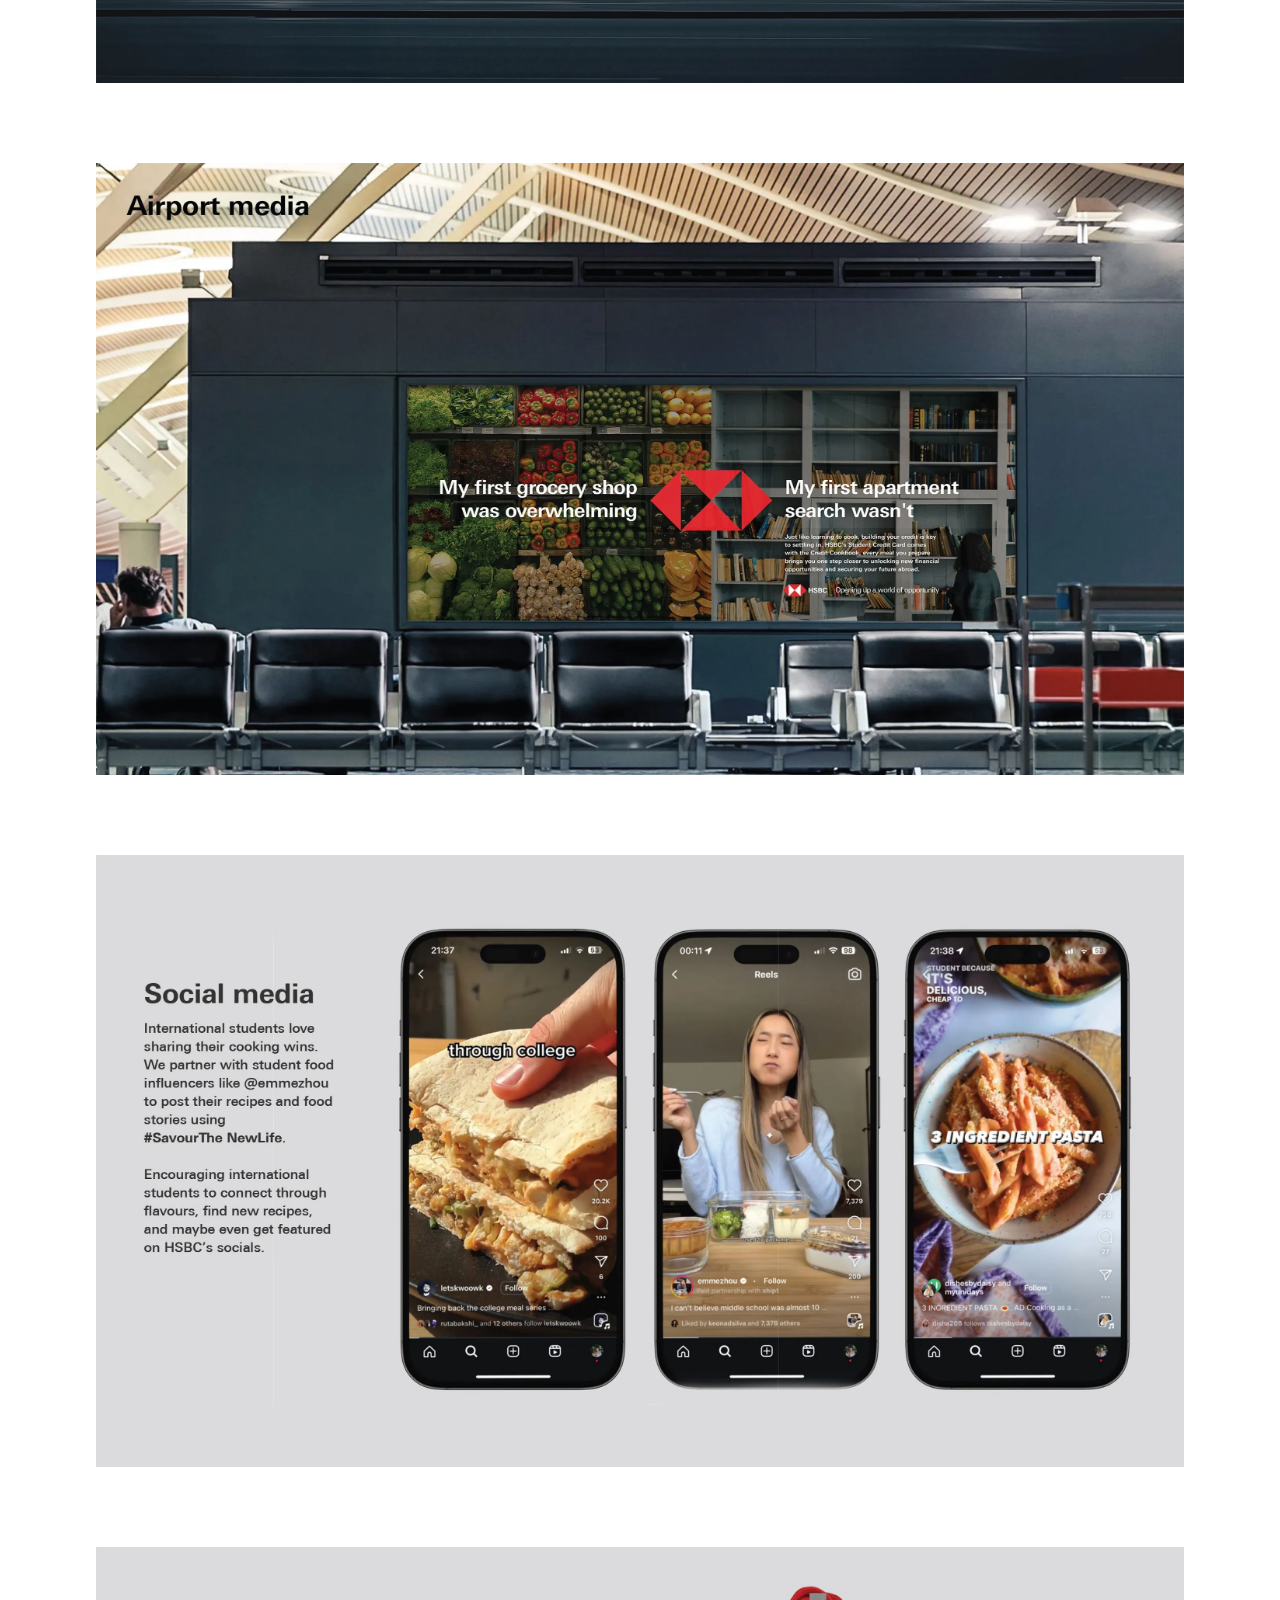
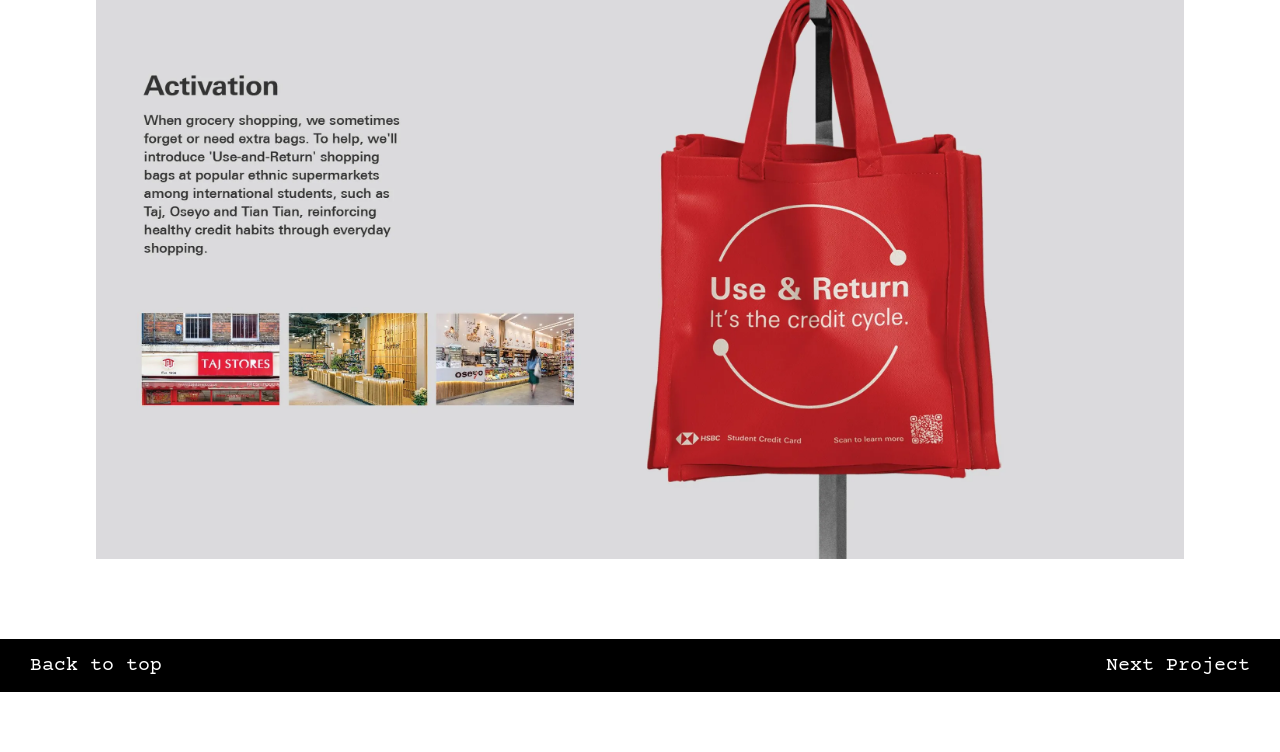
<file: projects/08_creditcookbook.html>
<!DOCTYPE html>
<html lang="zh-TW">
<head>
    <meta charset="UTF-8">
    <meta name="viewport" content="width=device-width, initial-scale=1.0">
    <title>Credit Cookbook</title>
     <link rel="icon" type="image/png" href="../assets/logo.png">
    <link rel="preconnect" href="https://fonts.googleapis.com">
    <link rel="preconnect" href="https://fonts.gstatic.com" crossorigin>
    <link href="https://fonts.googleapis.com/css2?family=Courier+Prime:ital,wght@0,400;0,700;1,400;1,700&display=swap" rel="stylesheet">
    <link rel="stylesheet" href="../css/style.css">
        <!-- Google tag (gtag.js) -->
<script async src="https://www.googletagmanager.com/gtag/js?id=G-16CSNHBVQ2"></script>
<script>
  window.dataLayer = window.dataLayer || [];
  function gtag(){dataLayer.push(arguments);}
  gtag('js', new Date());

  gtag('config', 'G-16CSNHBVQ2');
</script>

</head>
<body class="project-detail-page">

    <!-- 1. 左上角固定標題 -->
    <header class="project-header">
        <h1>Credit Cookbook</h1>
    </header>
    <header class="project-header2">
        <h2>Advertising, London UK</h2>
    </header>

<!-- 2. 中央滾動的作品內容 -->
    <main class="project-content">
        
        <!-- --- 第一張圖的首圖區塊 --- -->
        <div class="content-block first-block">
            <img src="../assets/images/08_creditcookbook/001.png" alt="Cover Image">
            
            <!-- 🔥 1. 將箭頭的連結改為 #project-info -->
            <a href="#project-info" class="scroll-down-arrow">
                <svg width="30" height="30" viewBox="0 0 24 24" fill="none" stroke="black" stroke-width="1.5" stroke-linecap="round" stroke-linejoin="round">
                    <polyline points="6 9 12 15 18 9"></polyline>
                </svg>
            </a>
        </div>

        <!-- 🔥 2. 新增：作品文字說明區塊 -->
        <div id="project-info" class="project-description">
            <p class="info-title">INFO</p>
            
            <p>For international students, cooking is the first skill mastered abroad. It is a sign of independence and self-sufficiency, much like managing finances. Yet while they focus on settling in, building credit gets overlooked, despite its importance in unlocking opportunities. The Credit Cookbook bridges this gap by teaching credit-building through cooking, pairing student-friendly recipes with financial lessons. By using the HSBC student credit card for everyday groceries, students can build credit and unlock future opportunities. Because good credit is a recipe worth following.</p>

            
            <p class="footnote">CREDITS
                <br>Concept and design: Lucas Kao / Ritu Raghuram / Lucie Wan-Yun Lin 
                <br>2025 D&AD New Blood Awards Winner
            </p>
             
        </div>

        <!-- --- 第二張圖開始 --- -->

        <div class="content-block">
            <img src="../assets/images/08_creditcookbook/02.webp" alt="Image 2">
        </div>

       <div class="content-block">
            <img src="../assets/images/08_creditcookbook/03.webp" alt="Image 2">
        </div>
        
        <div class="content-block">
            <img src="../assets/images/08_creditcookbook/04.webp" alt="Image 2">
        </div>

        <div class="content-block">
            <img src="../assets/images/08_creditcookbook/05.webp" alt="Image 2">
        </div>

        <div class="content-block">
            <img src="../assets/images/08_creditcookbook/06.webp" alt="Image 2">
        </div>

        <div class="content-block">
            <img src="../assets/images/08_creditcookbook/07.webp" alt="Image 2">
        </div>

        <div class="content-block">
            <img src="../assets/images/08_creditcookbook/08.webp" alt="Image 2">
        </div>

        <div class="content-block">
            <img src="../assets/images/08_creditcookbook/09.webp" alt="Image 2">
        </div>
        
    <div class="project-footer">
            <a href="#" id="back-to-top">Back to top</a>
            <!-- 記得把這裡的 href 換成你「下一個作品」的 HTML 檔案名稱喔 -->
            <a href="06_meta.html">Next Project</a>
     </div>

</main>

<!-- 4. 底部固定導覽列 (現在裡面只有 Logo 和 Links) -->
<nav id="bottom-bar" class="bottom-bar">
    <div class="logo">
        <a href="../index.html" class="nav-btn" style="margin-left: 0;">Lucie Lin</a>
    </div>
    <div class="nav-links">
        <a href="../projects.html" class="nav-btn">Projects</a>
        <a href="../info.html" class="nav-btn">Info</a>
    </div>
</nav>


    <script src="../js/script.js"></script>
</body>
</html>
</file>
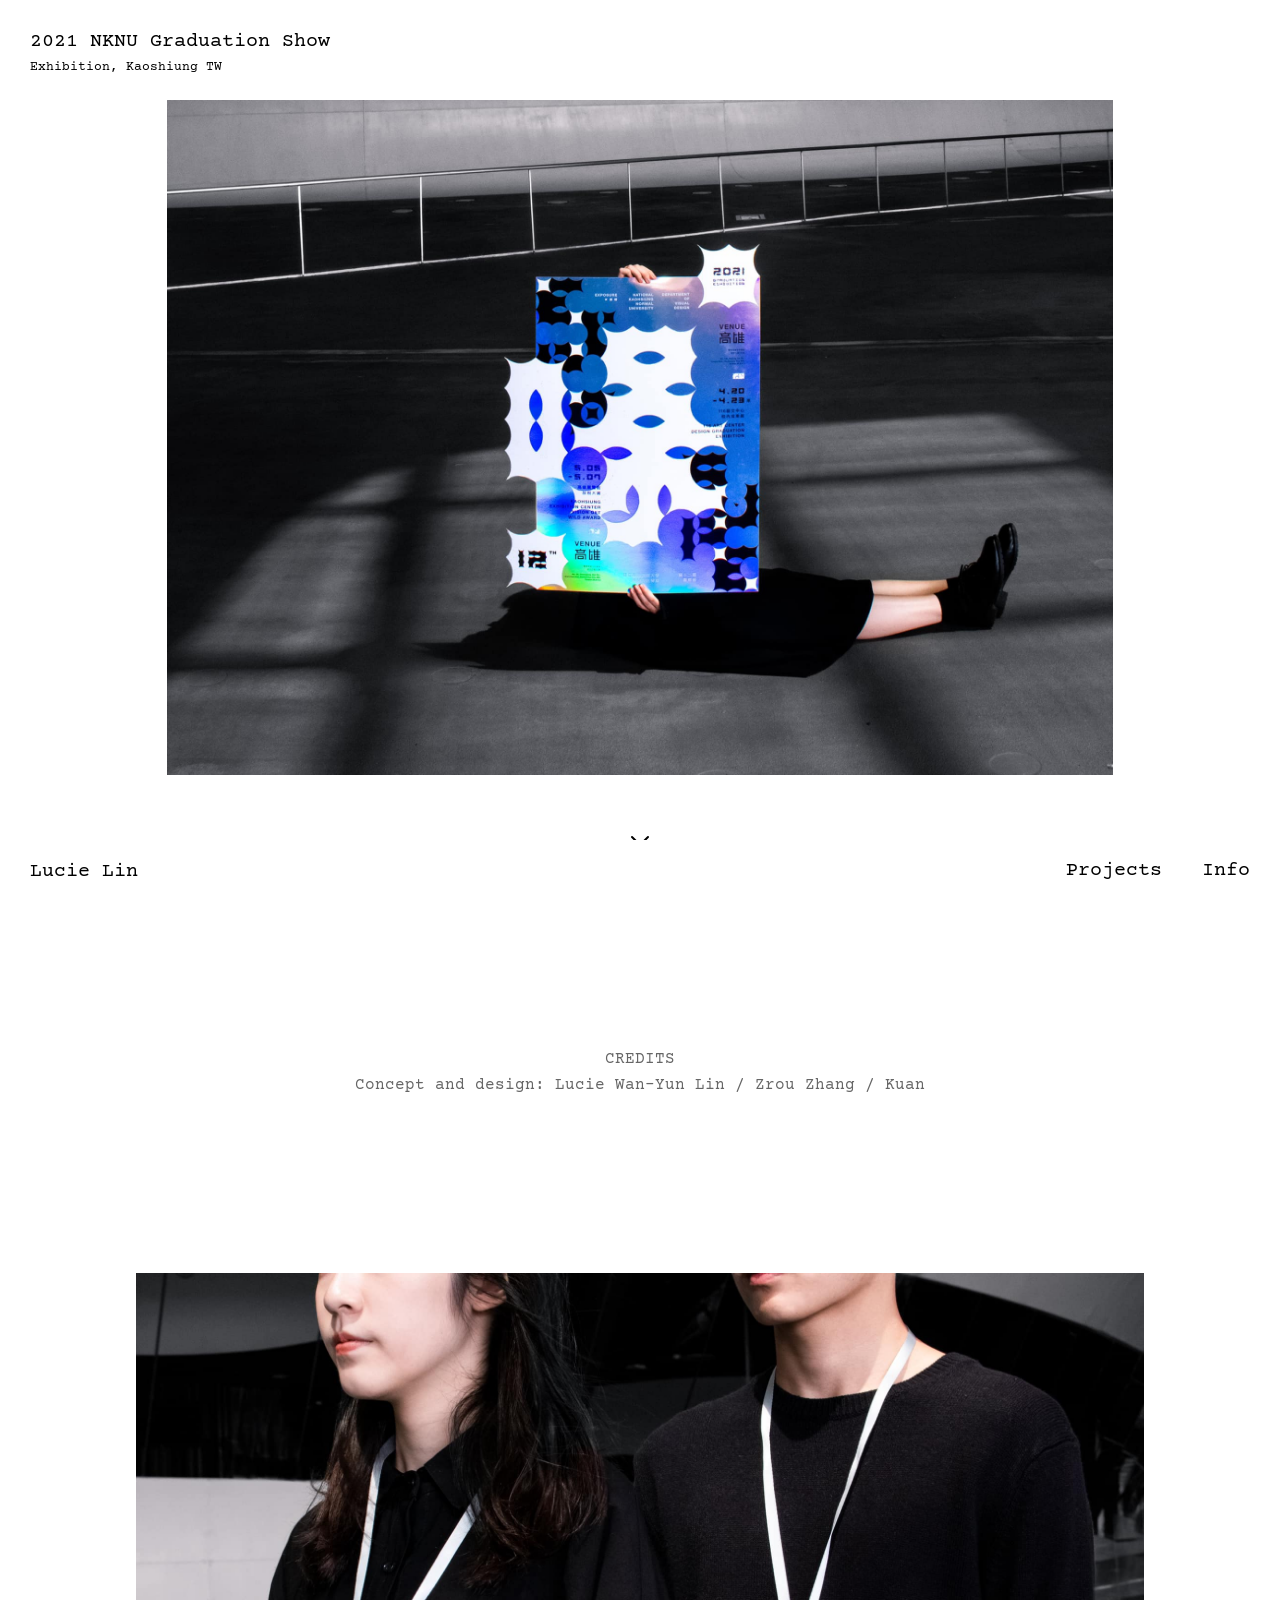
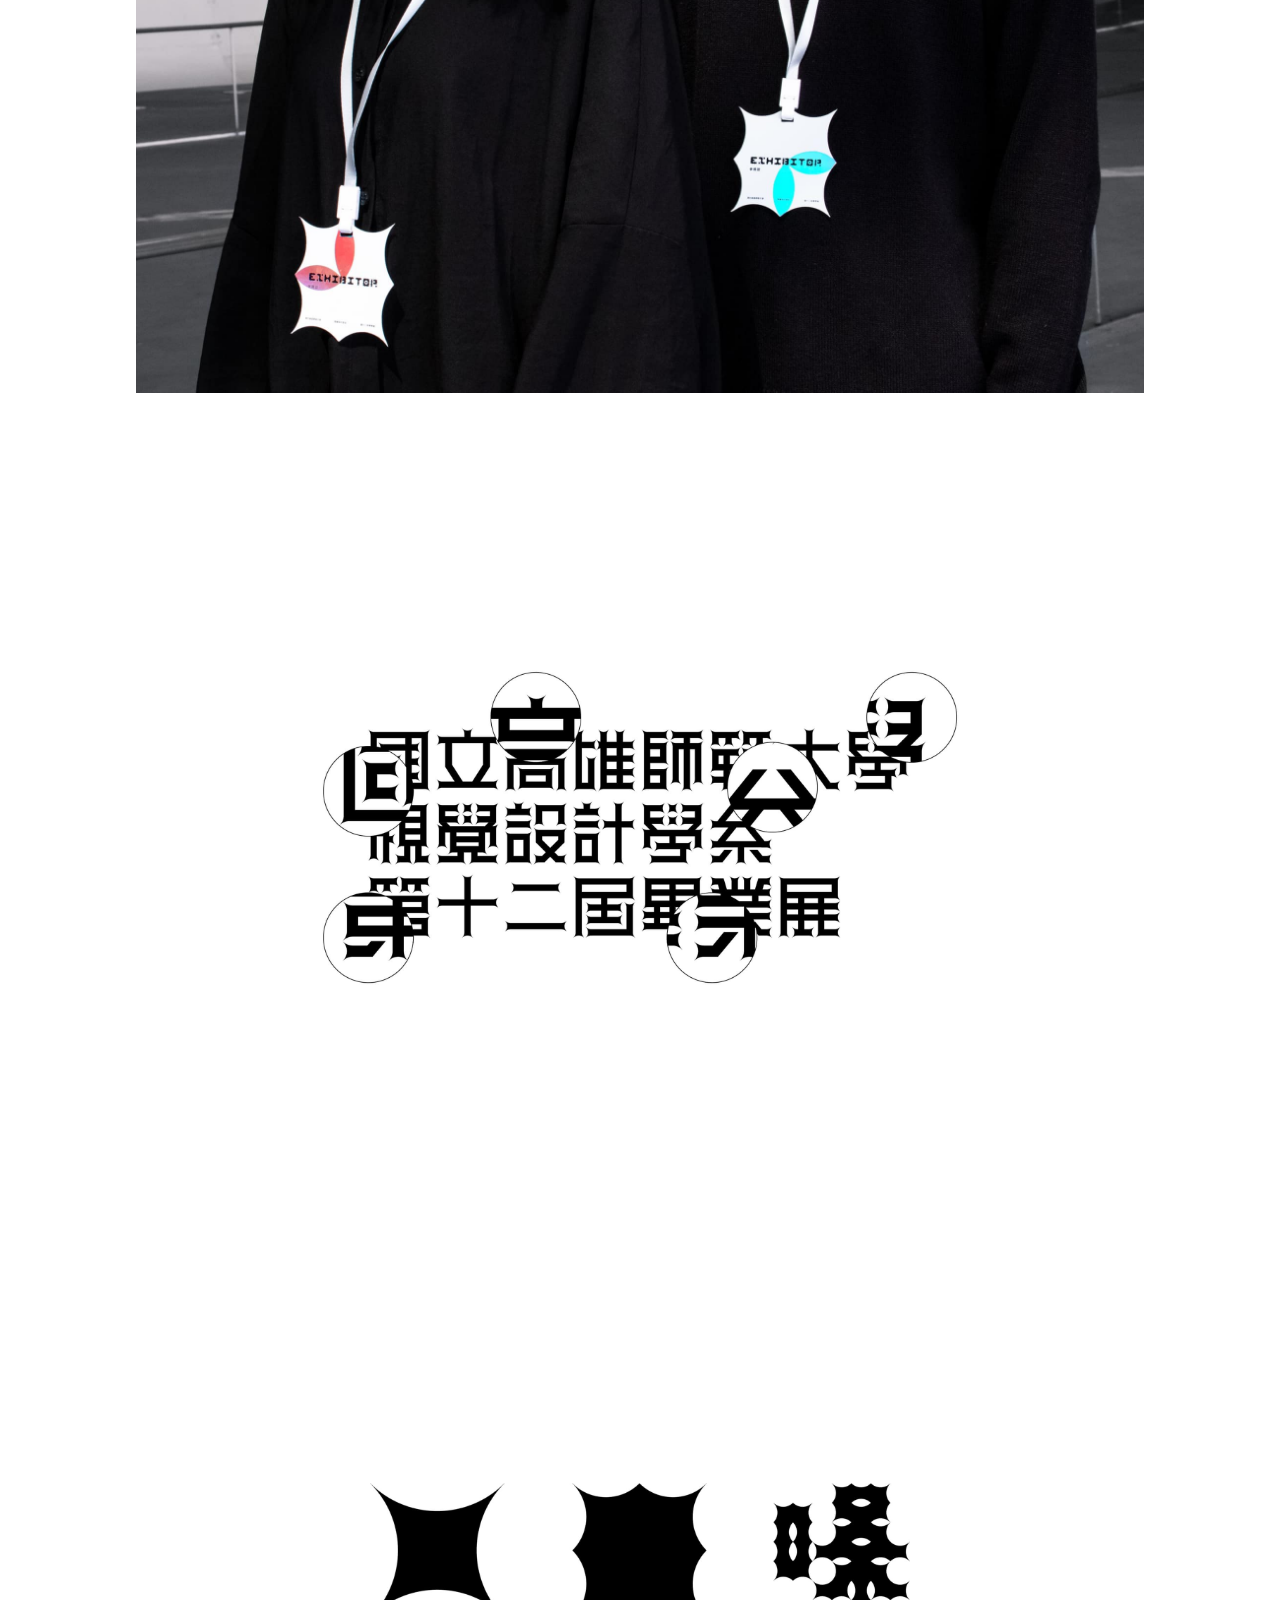
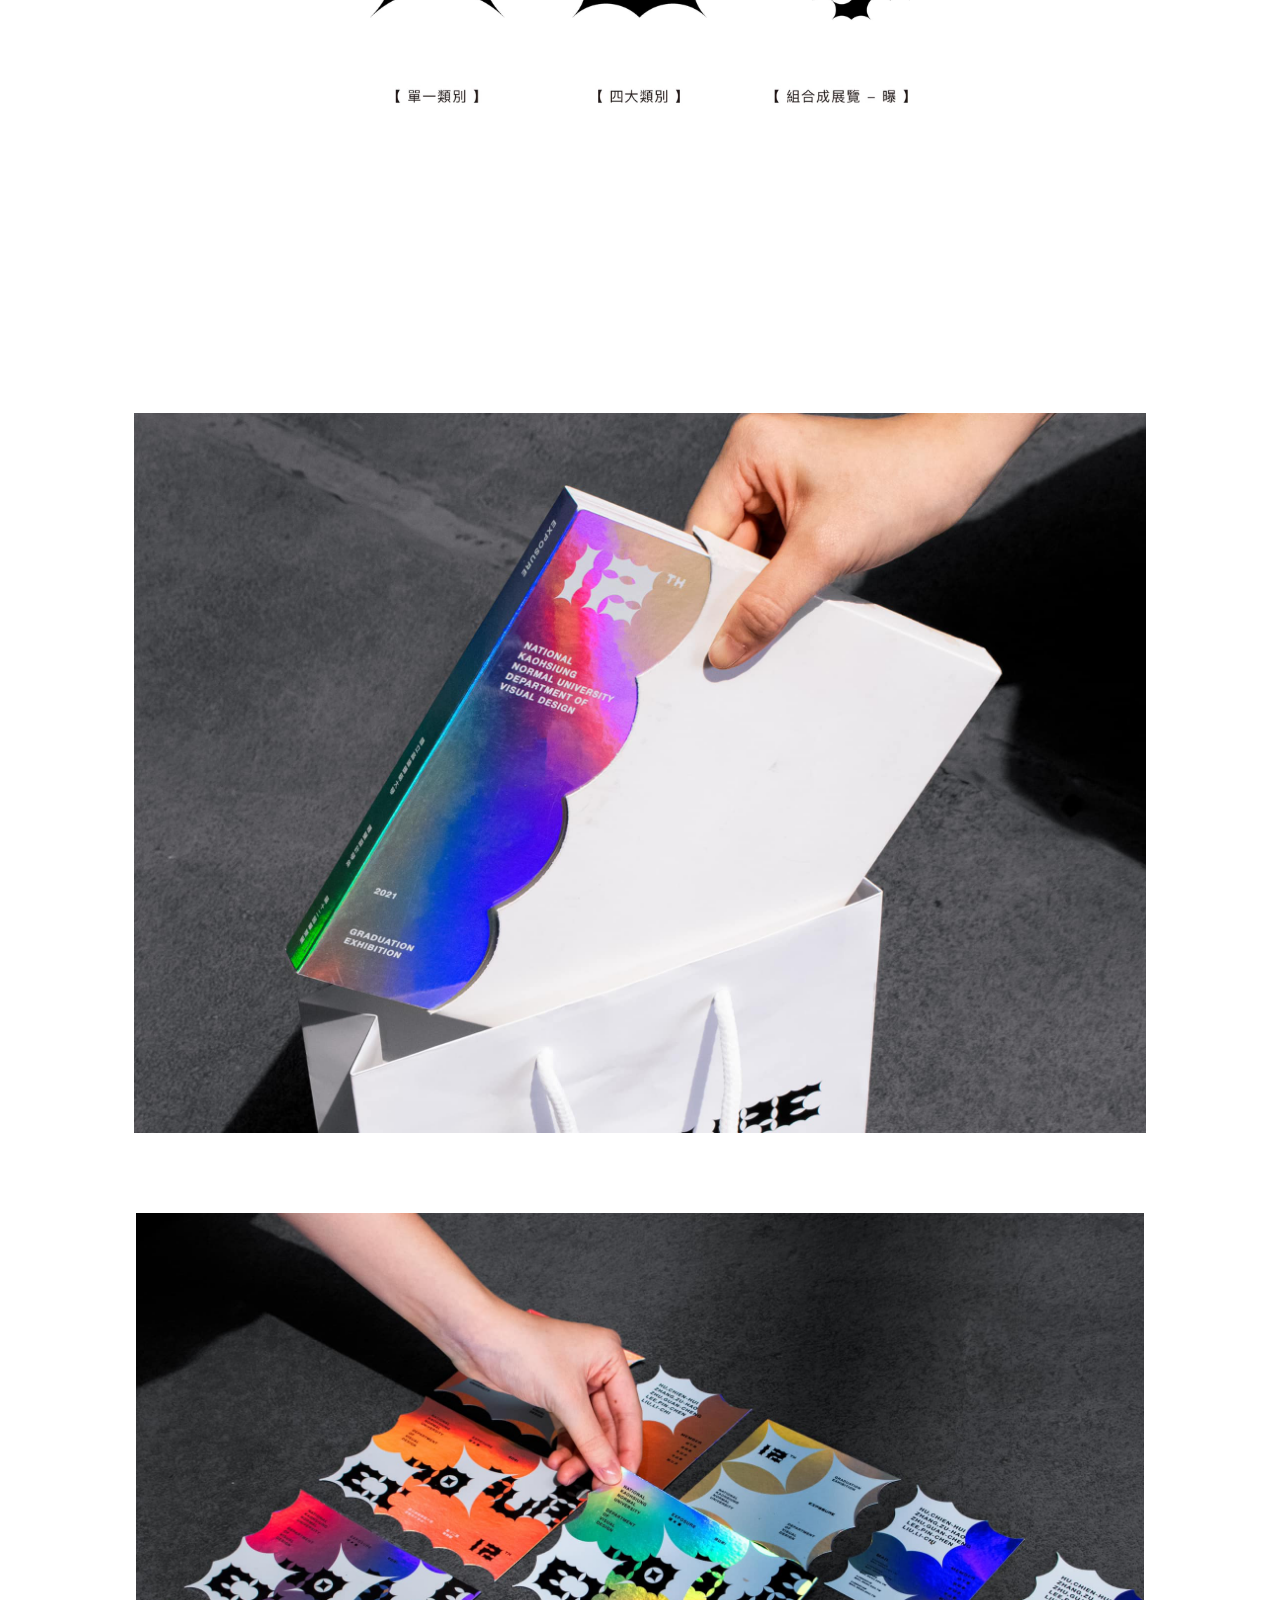
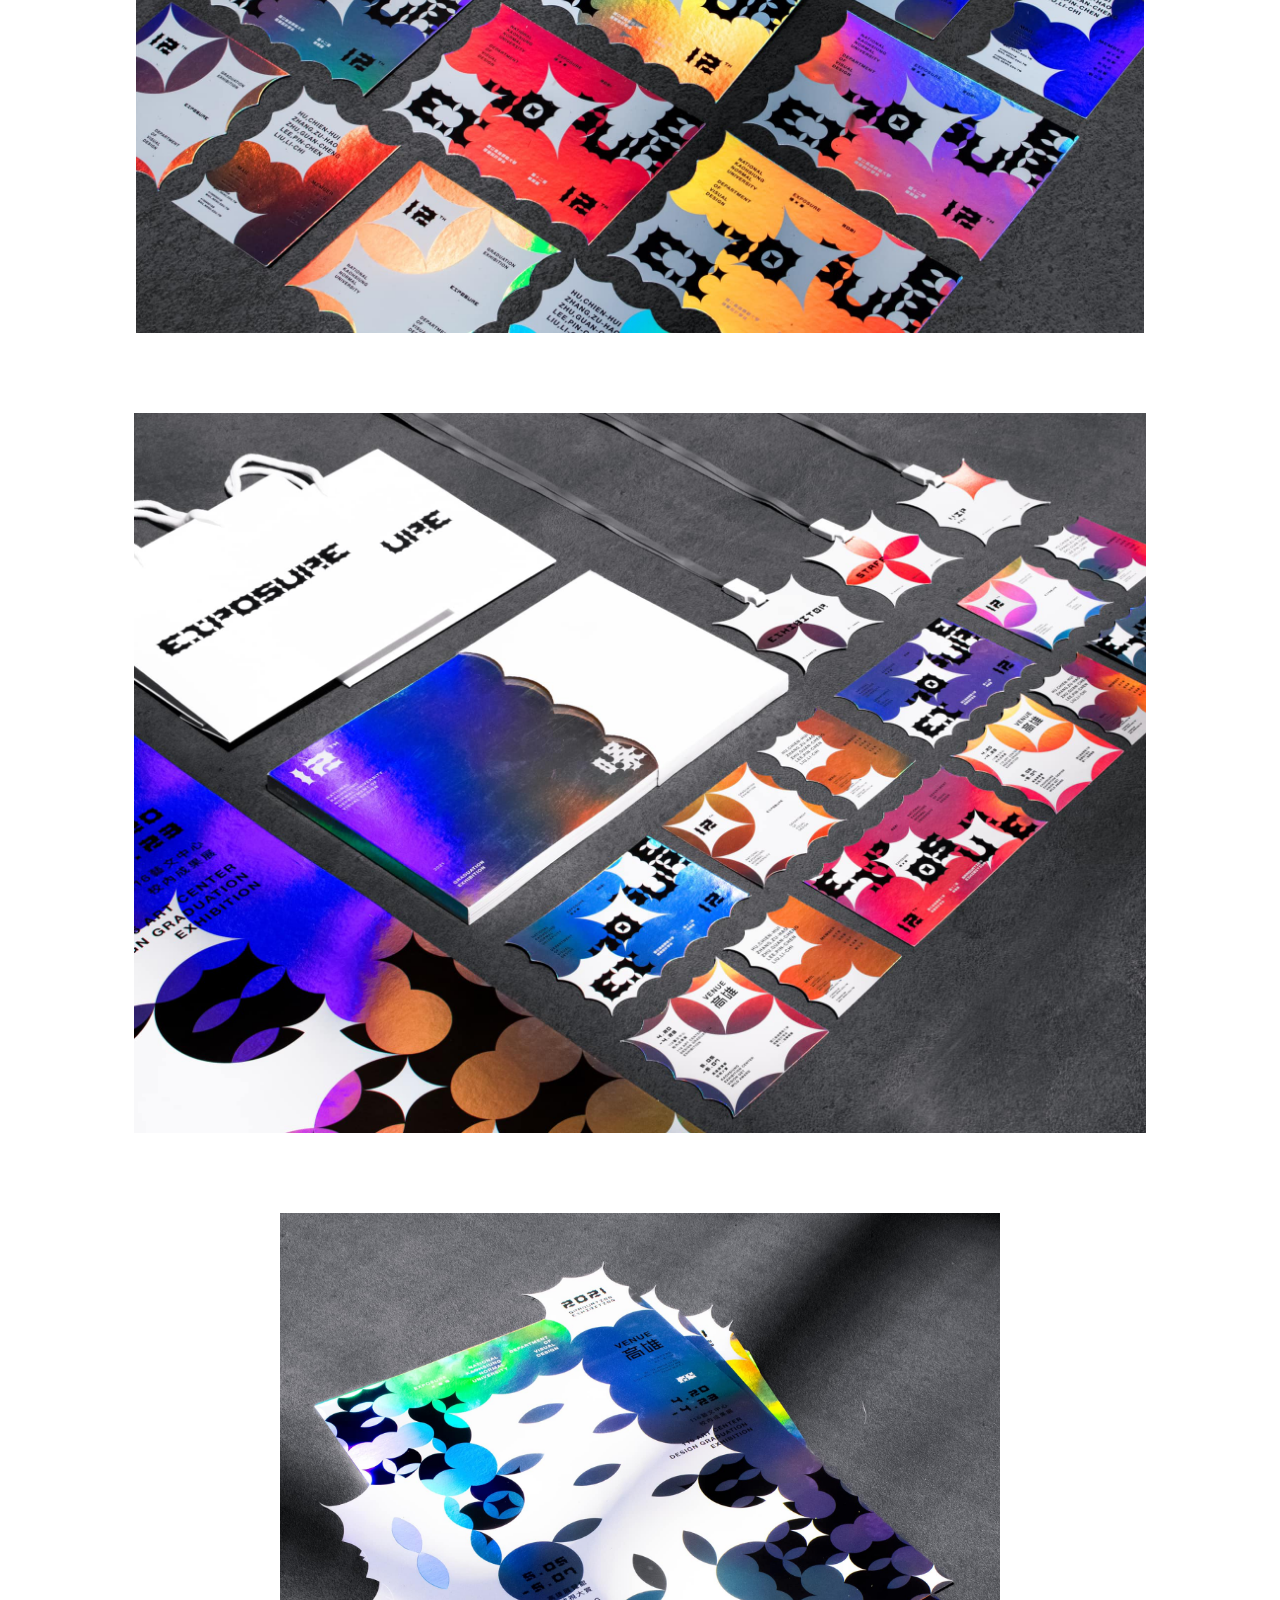
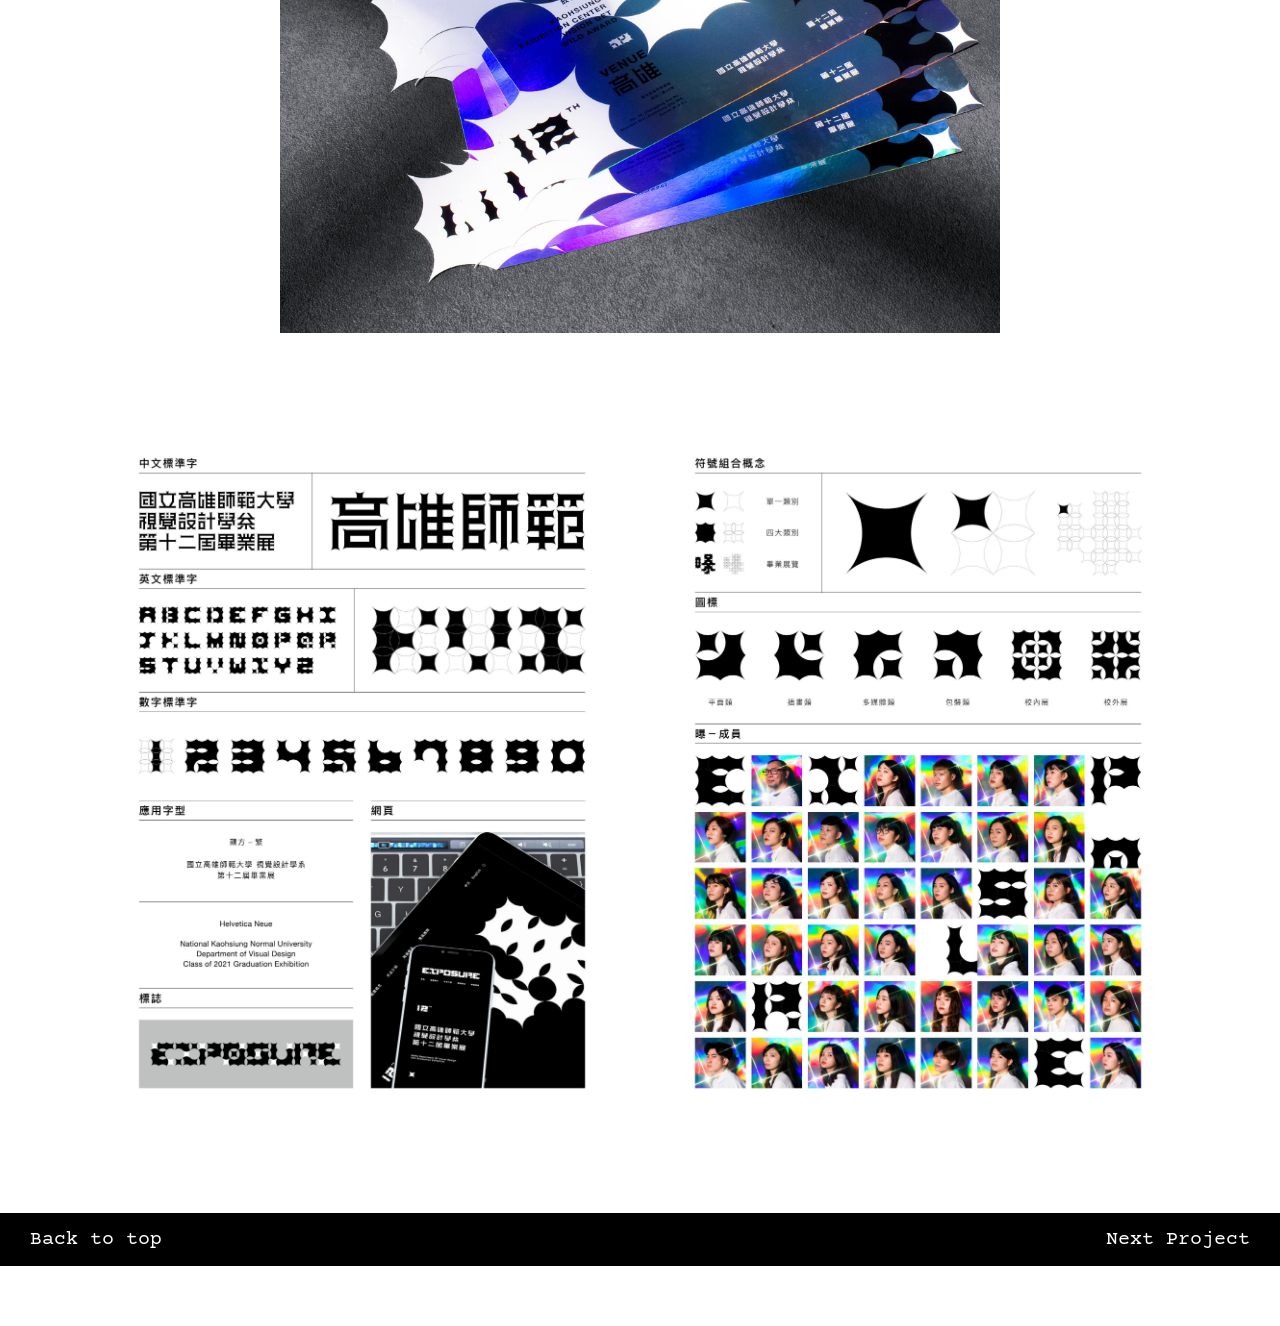
<file: projects/09_gradshow.html>
<!DOCTYPE html>
<html lang="zh-TW">
<head>
    <meta charset="UTF-8">
    <meta name="viewport" content="width=device-width, initial-scale=1.0">
    <title>2021 NKNU Graduation Show</title>
     <link rel="icon" type="image/png" href="../assets/logo.png">
    <link rel="preconnect" href="https://fonts.googleapis.com">
    <link rel="preconnect" href="https://fonts.gstatic.com" crossorigin>
    <link href="https://fonts.googleapis.com/css2?family=Courier+Prime:ital,wght@0,400;0,700;1,400;1,700&display=swap" rel="stylesheet">
    <link rel="stylesheet" href="../css/style.css">
    
        <!-- Google tag (gtag.js) -->
<script async src="https://www.googletagmanager.com/gtag/js?id=G-16CSNHBVQ2"></script>
<script>
  window.dataLayer = window.dataLayer || [];
  function gtag(){dataLayer.push(arguments);}
  gtag('js', new Date());

  gtag('config', 'G-16CSNHBVQ2');
</script>

</head>
<body class="project-detail-page">

    <!-- 1. 左上角固定標題 -->
    <header class="project-header">
        <h1>2021 NKNU Graduation Show</h1>
    </header>
    <header class="project-header2">
        <h2>Exhibition, Kaoshiung TW</h2>
    </header>

<!-- 2. 中央滾動的作品內容 -->
    <main class="project-content">
        
        <!-- --- 第一張圖的首圖區塊 --- -->
        <div class="content-block first-block">
            <img src="../assets/images/09_variablefont/001.jpg" alt="Cover Image">
            
            <!-- 🔥 1. 將箭頭的連結改為 #project-info -->
            <a href="#project-info" class="scroll-down-arrow">
                <svg width="30" height="30" viewBox="0 0 24 24" fill="none" stroke="black" stroke-width="1.5" stroke-linecap="round" stroke-linejoin="round">
                    <polyline points="6 9 12 15 18 9"></polyline>
                </svg>
            </a>
        </div>

 <div id="project-info" class="project-description">
        <!-- 🔥 2. 新增：作品文字說明區塊 -->
            <p class="footnote">CREDITS
                <br>Concept and design: Lucie Wan-Yun Lin / Zrou Zhang / Kuan
            </p>
             
        </div>

        <!-- --- 第二張圖開始 --- -->

        <div class="content-block">
            <img src="../assets/images/09_variablefont/004.jpg" alt="Image 2">
        </div>
         <div class="content-block">
            <img src="../assets/images/09_variablefont/002.jpg" alt="Image 2">
            <img src="../assets/images/09_variablefont/003.jpg" alt="Image 2">
        </div>


        <div class="content-block">
            <img src="../assets/images/09_variablefont/005.jpg" alt="Image 2">
        </div>

        <div class="content-block">
            <img src="../assets/images/09_variablefont/006.jpg" alt="Image 2">
        </div>

        <div class="content-block">
            <img src="../assets/images/09_variablefont/007.jpg" alt="Image 2">
        </div>

        <div class="content-block">
            <img src="../assets/images/09_variablefont/008.jpg" alt="Image 2">
        </div>

        <div class="content-block">
            <img src="../assets/images/09_variablefont/009.jpg" alt="Image 2">
             <img src="../assets/images/09_variablefont/010.jpg" alt="Image 2">
        </div>


        
    <div class="project-footer">
            <a href="#" id="back-to-top">Back to top</a>
            <!-- 記得把這裡的 href 換成你「下一個作品」的 HTML 檔案名稱喔 -->
            <a href="06_meta.html">Next Project</a>
     </div>

</main>

<!-- 4. 底部固定導覽列 (現在裡面只有 Logo 和 Links) -->
<nav id="bottom-bar" class="bottom-bar">
    <div class="logo">
        <a href="../index.html" class="nav-btn" style="margin-left: 0;">Lucie Lin</a>
    </div>
    <div class="nav-links">
        <a href="../projects.html" class="nav-btn">Projects</a>
        <a href="../info.html" class="nav-btn">Info</a>
    </div>
</nav>


    <script src="../js/script.js"></script>
</body>
</html>
</file>
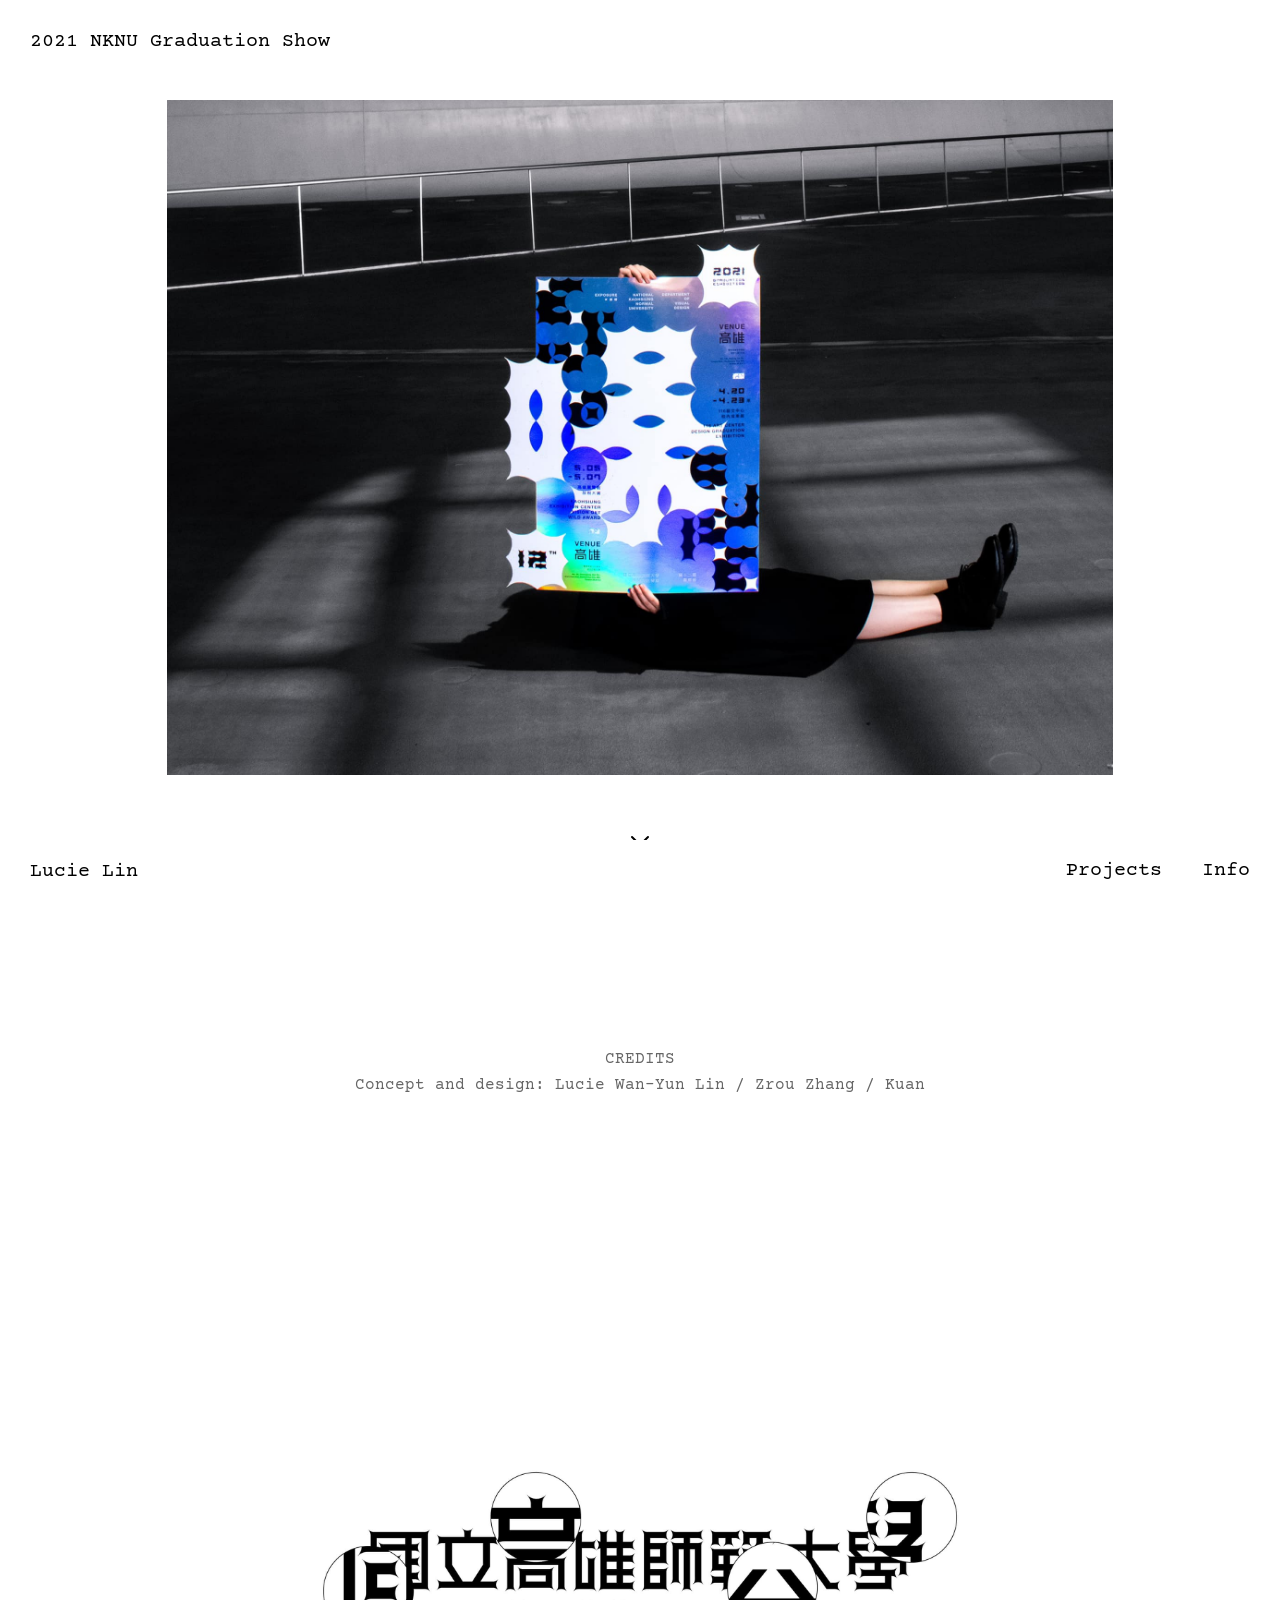
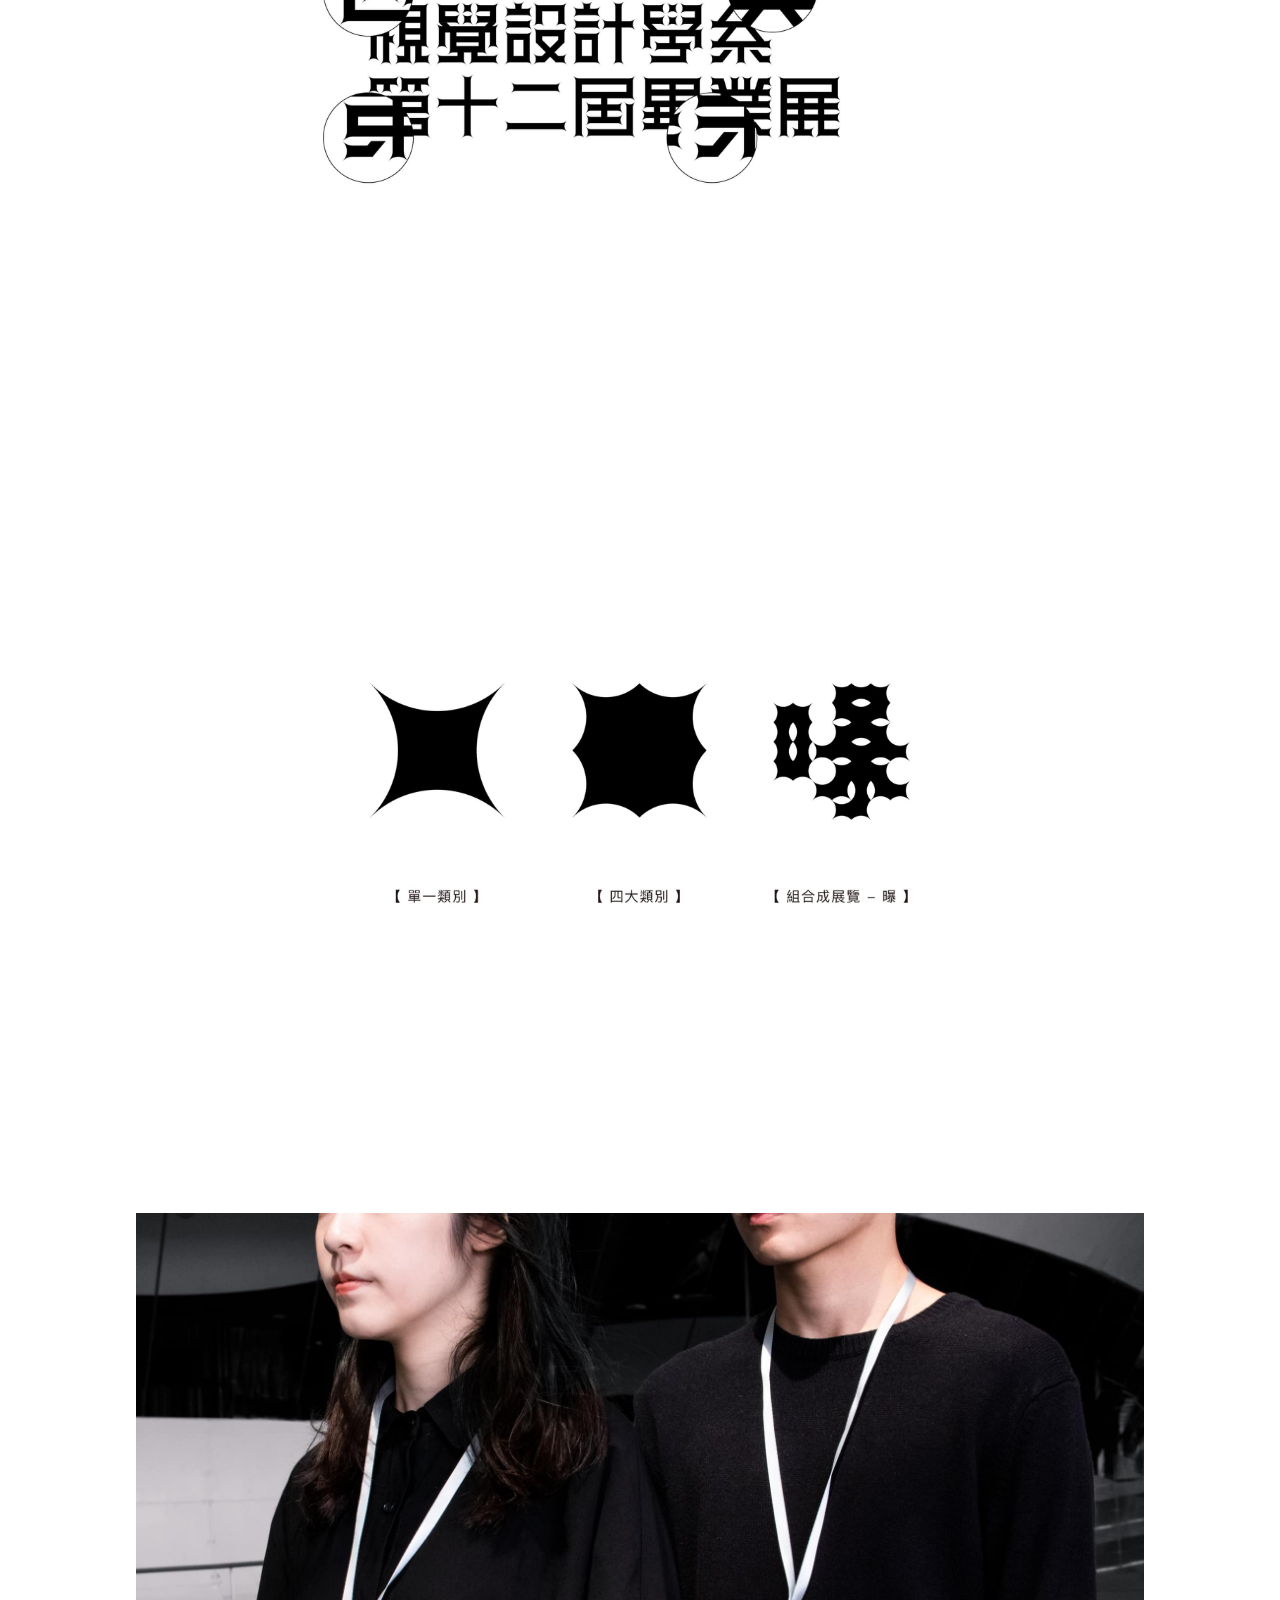
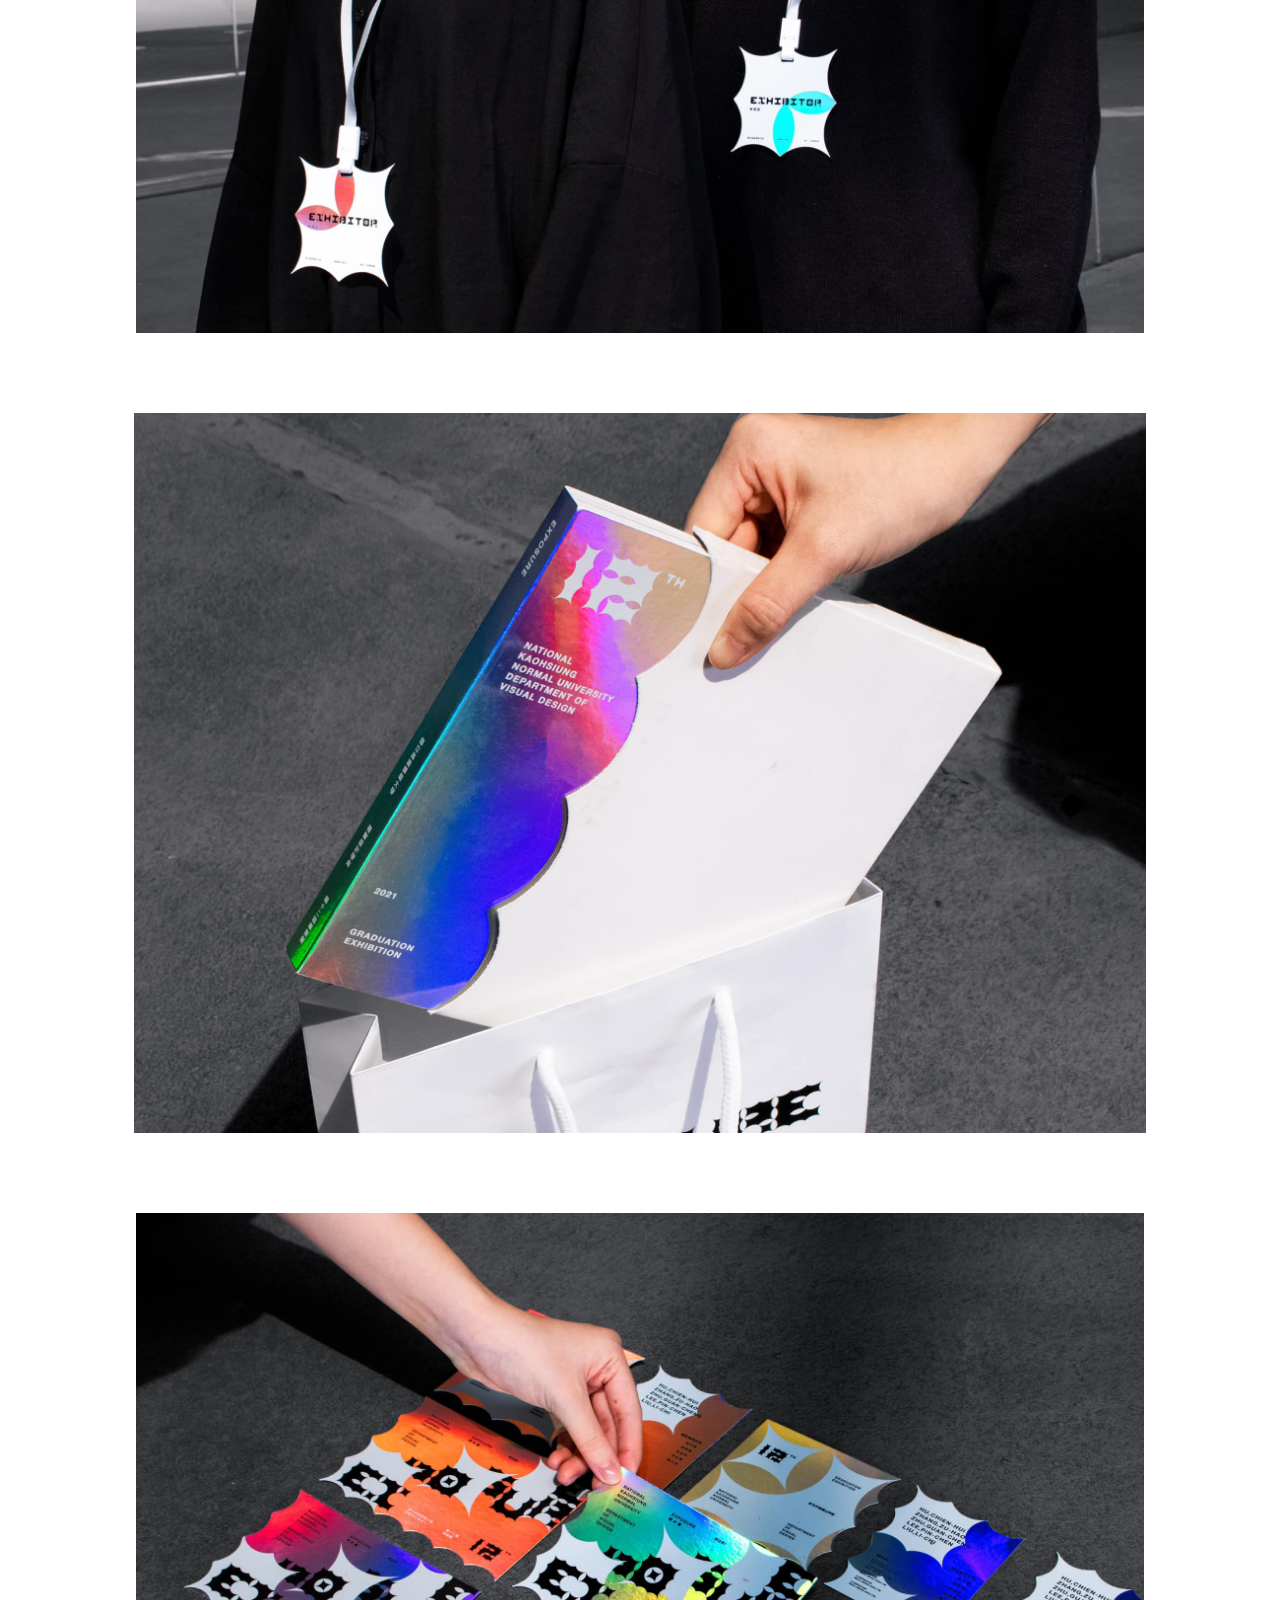
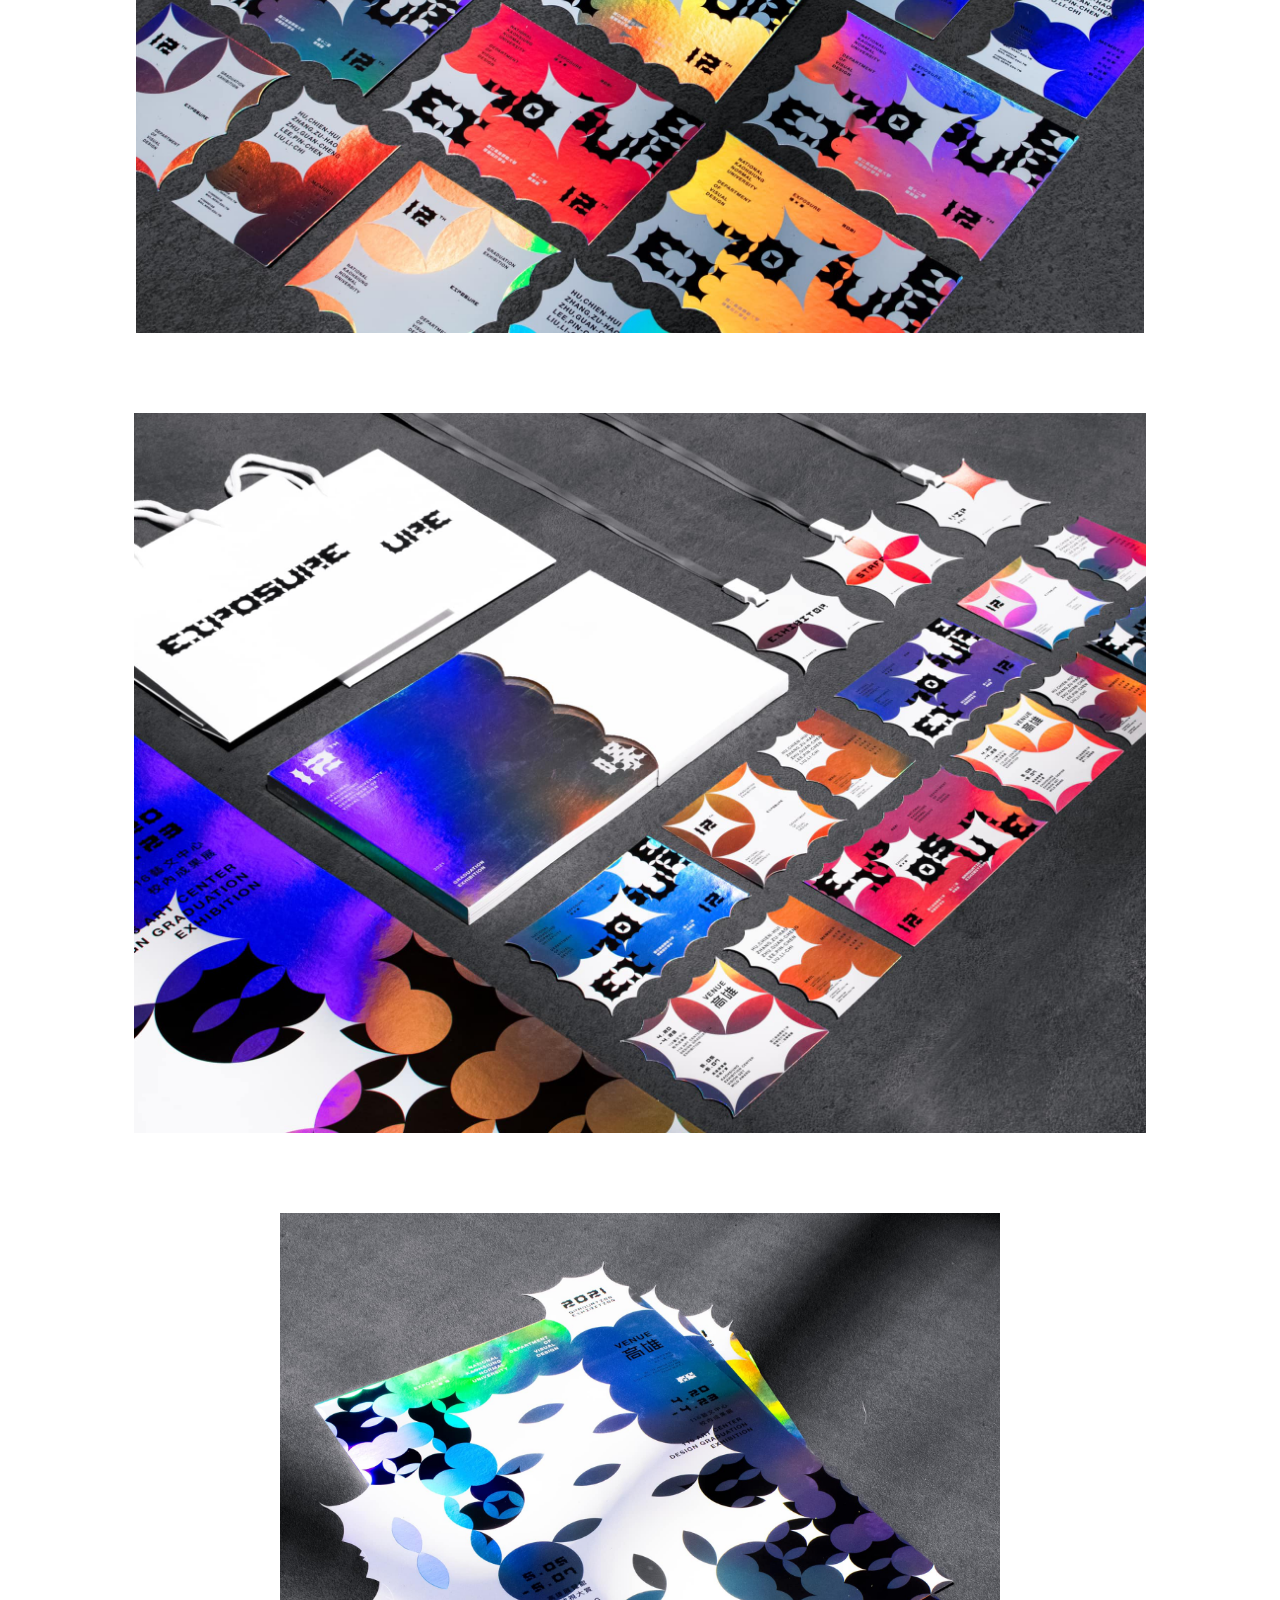
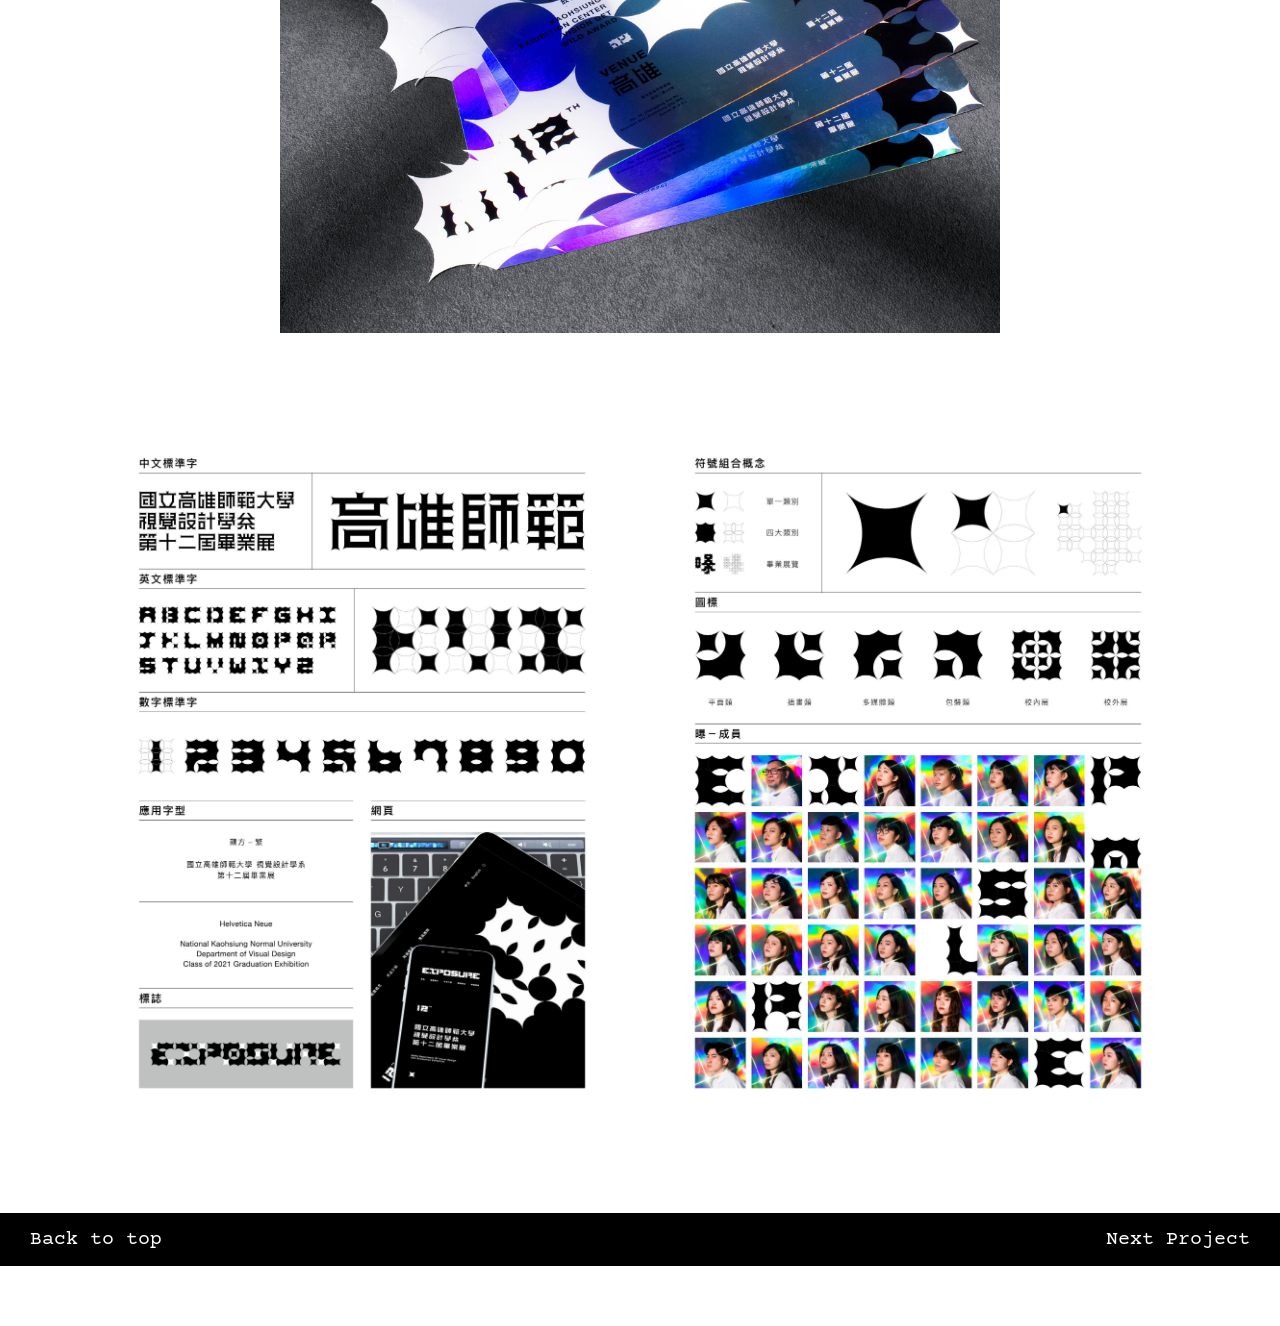
<file: projects/09_variablefont.html>
<!DOCTYPE html>
<html lang="zh-TW">
<head>
    <meta charset="UTF-8">
    <meta name="viewport" content="width=device-width, initial-scale=1.0">
    <title>2021 NKNU Graduation Show</title>
    <link rel="preconnect" href="https://fonts.googleapis.com">
    <link rel="preconnect" href="https://fonts.gstatic.com" crossorigin>
    <link href="https://fonts.googleapis.com/css2?family=Courier+Prime:ital,wght@0,400;0,700;1,400;1,700&display=swap" rel="stylesheet">
    <link rel="stylesheet" href="../css/style.css">
</head>
<body class="project-detail-page">

    <!-- 1. 左上角固定標題 -->
    <header class="project-header">
        <h1>2021 NKNU Graduation Show</h1>
    </header>

<!-- 2. 中央滾動的作品內容 -->
    <main class="project-content">
        
        <!-- --- 第一張圖的首圖區塊 --- -->
        <div class="content-block first-block">
            <img src="../assets/images/09_variablefont/001.jpg" alt="Cover Image">
            
            <!-- 🔥 1. 將箭頭的連結改為 #project-info -->
            <a href="#project-info" class="scroll-down-arrow">
                <svg width="30" height="30" viewBox="0 0 24 24" fill="none" stroke="black" stroke-width="1.5" stroke-linecap="round" stroke-linejoin="round">
                    <polyline points="6 9 12 15 18 9"></polyline>
                </svg>
            </a>
        </div>

 <div id="project-info" class="project-description">
        <!-- 🔥 2. 新增：作品文字說明區塊 -->
            <p class="footnote">CREDITS
                <br>Concept and design: Lucie Wan-Yun Lin / Zrou Zhang / Kuan
            </p>
             
        </div>

        <!-- --- 第二張圖開始 --- -->

       <div class="content-block">
            <img src="../assets/images/09_variablefont/002.jpg" alt="Image 2">
            <img src="../assets/images/09_variablefont/003.jpg" alt="Image 2">
        </div>

        <div class="content-block">
            <img src="../assets/images/09_variablefont/004.jpg" alt="Image 2">
        </div>

        <div class="content-block">
            <img src="../assets/images/09_variablefont/005.jpg" alt="Image 2">
        </div>

        <div class="content-block">
            <img src="../assets/images/09_variablefont/006.jpg" alt="Image 2">
        </div>

        <div class="content-block">
            <img src="../assets/images/09_variablefont/007.jpg" alt="Image 2">
        </div>

        <div class="content-block">
            <img src="../assets/images/09_variablefont/008.jpg" alt="Image 2">
        </div>

        <div class="content-block">
            <img src="../assets/images/09_variablefont/009.jpg" alt="Image 2">
             <img src="../assets/images/09_variablefont/010.jpg" alt="Image 2">
        </div>


        
    <div class="project-footer">
            <a href="#" id="back-to-top">Back to top</a>
            <!-- 記得把這裡的 href 換成你「下一個作品」的 HTML 檔案名稱喔 -->
            <a href="06_meta.html">Next Project</a>
     </div>

</main>

<!-- 4. 底部固定導覽列 (現在裡面只有 Logo 和 Links) -->
<nav id="bottom-bar" class="bottom-bar">
    <div class="logo">
        <a href="../index.html" class="nav-btn" style="margin-left: 0;">Lucie Lin</a>
    </div>
    <div class="nav-links">
        <a href="../projects.html" class="nav-btn">Projects</a>
        <a href="../info.html" class="nav-btn">Info</a>
    </div>
</nav>


    <script src="../js/script.js"></script>
</body>
</html>
</file>
<file: css/style.css>
/* --- 0. 基礎重置 --- */
        * {
            margin: 0;
            padding: 0;
            box-sizing: border-box;
        }
        body {
            font-family: 'Courier Prime', monospace;
            background-color: #fff;
            color: #000;
            
        }

        /* --- 1. 首頁橫向畫廊 --- */
        .gallery {
            display: flex;
            overflow-x: auto;
            overflow-y: hidden;
            height: 100vh;
            scroll-snap-type: x mandatory; 
            -ms-overflow-style: none;
            scrollbar-width: none;
        }
        .gallery::-webkit-scrollbar {
            display: none;
        }
        .slide {
            flex: 0 0 100vw; 
            scroll-snap-align: start; 
            display: flex;
            justify-content: center;
            align-items: center;
            padding-bottom: 60px; 
        }
        .project-image {
            width: 75vw;
            height: 70vh;
            background-color: #f0f0f0; 
            display: flex;
            justify-content: center;
            align-items: center;
            font-size: 1.5rem;
            color: #999;
            transition: transform 0.3s ease;
        }
        .project-image:hover {
            transform: scale(1.02); 
            cursor: pointer;
        }

        /* --- 2. 底部導覽列 (加入連動滑出動畫) --- */
        .bottom-bar {
            position: fixed;
            bottom: 0;
            left: 0;
            width: 100%;
            height: 60px;
            background-color: #fff;
            display: flex;
            justify-content: space-between;
            align-items: center;
            padding: 0 30px;
            z-index: 100; 
            /* 🔥 關鍵：加入跟 Info 面板一模一樣的滑順動畫 */
            transition: transform 0.6s cubic-bezier(0.16, 1, 0.3, 1);
        }
        
        /* 🔥 關鍵：當加上 active 時，往上移動 (螢幕高度 - 自身高度 60px) 到最頂端 */
        .bottom-bar.active {
            transform: translateY(calc(-100vh + 60px));
        }

        .logo {
            font-size: 24px;
        }
      .nav-btn {
    background: none;
    border: none;
    font-family: 'Courier Prime', monospace; 
    font-size: 20px;
    cursor: pointer;
    font-style: normal; /* 🔥 改成 normal 才正確喔！ */
    margin-left: 0;     /* 保持為 0，這樣 Logo 才不會跑掉 */
    text-decoration: none;
    color: #000;
}

/* --- 🔥 新增這段來控制 Projects 和 Info 的距離 --- */
.nav-links {
    display: flex;
    gap: 40px; /* 👈 這裡就是控制按鈕間距的魔法數字！隨便你調 (例如 20px, 40px, 60px) */
}
        .nav-btn:hover {
            opacity: 0.6;
        }

        /* --- 3. 隱藏的資訊面板 (修改初始位置) --- */
        .panel {
            position: fixed;
            /* 🔥 關鍵：預設藏在畫面正下方（螢幕高度 100vh 處） */
            top: 100vh; 
            left: 0;
            width: 100%;
            height: calc(100vh - 60px); 
            background-color: #fff;
            z-index: 90;
            /* 🔥 關鍵：與導覽列完全一致的動畫速度與曲線 */
            transition: transform 0.6s cubic-bezier(0.16, 1, 0.3, 1);
            overflow-y: auto; 
        }
        
        /* 🔥 關鍵：跟導覽列一起往上滑動同樣的距離 */
        .panel.active {
            transform: translateY(calc(-100vh + 60px));
        }

        /* --- 4. Info 內部文字排版 --- */
.info-wrapper {
    font-family: 'Courier Prime', monospace; 
    width: 100%;
    /* 左右 padding 與 bottom-bar 完全一致，達成完美左對齊 */
    padding: 80px 30px; 
    margin: 0 auto;
    
    /* 🔥 新增：將 wrapper 變成彈性盒子，並讓它至少佔滿整個面板的高度 */
    display: flex;
    flex-direction: column;
    min-height: 100%; 
}

.info-bio {
    max-width: 1000px;
    font-size: 20px;
    line-height: 1.4;
    margin-bottom: 80px; /* 這會變成與底部清單的「最小間距」 */
}

.info-grid {
    display: grid;
    /* 第一欄固定 300px，剩下的空間兩欄平分 (1fr 1fr) */
    grid-template-columns: 300px 1fr 1fr; 
    gap: 40px;
    margin-top: auto; 
}
        
        .block {
            margin-bottom: 40px;
        }
        
        .info-grid h4 {
            font-family: 'Courier Prime', monospace; 
            font-size: 12px;
            font-weight: bold; 
            text-transform: uppercase;
            letter-spacing: 0.5px;
            margin-bottom: 12px;
            color: #333;
        }
        
        .info-grid p, .info-grid a {
            font-size: 16px;
            line-height: 1.5;
            color: #000;
            text-decoration: none;
            margin-bottom: 4px;
        }
        
        .info-grid a:hover {
    text-decoration: none; /* 確保沒有底線 */
    font-style: italic;    /* 滑鼠游標移過去時變成斜體 */
}

        /* --- 手機版 RWD 適應 --- */
        @media (max-width: 768px) {
            .project-image { width: 90vw; }
            .info-wrapper { padding: 40px 20px; }
            .info-bio { font-size: 18px; margin-bottom: 40px; }
            .info-grid { grid-template-columns: 1fr; gap: 20px; } 
            .bottom-bar { padding: 0 20px; } /* 手機版導覽列與內文對齊 */
        }


        /* --- Projects 目錄頁樣式 --- */

/* 頂部導覽列 (目錄頁專用) */
.top-bar {
    position: fixed;
    top: 0;
    left: 0;
    width: 100%;
    height: 80px;
    display: flex;
    justify-content: space-between;
    align-items: center;
    padding: 0 30px;
    z-index: 100;
    background-color: #fff;
}

/* --- Projects 目錄頁樣式 (背景圖片 + 同行分類) --- */



/* 確保 body 背景透明，才看得到底層圖片 */
.projects-page {
    background-color: transparent;
}

/* --- 全域背景圖片層 (最底層) --- */
.bg-preview {
    position: fixed;
    top: 0;
    left: 0;
    width: 100vw;
    height: 100vh;
    z-index: -1; /* 🔥 退到所有文字和背景的最後面 */
    display: flex;
    justify-content: center;
    align-items: center;
    background-color: #fff; /* 預設白色背景 */
    pointer-events: none; /* 確保不阻擋滑鼠點擊 */
}

.bg-preview img {
   position: absolute;
    /* 1. 設定固定的寬度基準 */
    width: 35vw;       
    min-width: 300px;  /* 確保螢幕縮小也不會太小 */
    max-width: 500px;  /* 確保大螢幕不會過度放大 */  
    /* 3. 🔥 關鍵：使用 cover 確保圖片填滿這個固定框框，不會被壓扁或拉長 */
    object-fit: cover; 
    opacity: 0; 
    transition: opacity 0.5s ease; 
}

.bg-preview img.show {
    opacity: 1; /* JS 觸發顯示 */
}

/* 頂部導覽列 (目錄頁專用) */
.top-bar {
    position: fixed;
    top: 0;
    left: 0;
    width: 100%;
    height: 80px;
    display: flex;
    justify-content: space-between;
    align-items: center;
    padding: 0 30px;
    z-index: 100;
    /* 背景透明，這樣圖片如果在頂部也能透出來 */
    background-color: transparent; 
}

/* 主體：列表區塊 */
.projects-directory {
    padding: 120px 30px 40px 30px; 
    height: 100vh;
    overflow-y: auto;
    position: relative; 
    z-index: 10;
}

.project-list {
    list-style: none;
    width: 100%;
}

/* --- 每一列的設定 --- */
.project-item {
    position: relative;
    display: flex;
    justify-content: space-between; /*  讓左邊(標題)和右邊(分類)自動推到畫面兩側 */
    align-items: baseline; /* 讓左右兩邊的文字底線切齊 */
    font-size: 32px;
    padding: 10px 0;
    cursor: pointer;
    
}
/* 🔥 關鍵 ：新增這個隱形連結的樣式 */
.full-link {
    position: absolute;
    top: 0;
    left: 0;
    width: 100%;
    height: 100%;
    z-index: 10; /* 確保它浮在最上層，蓋住文字，這樣滑鼠點擊才會觸發 */
}

/* 左側：年份與標題 */
.item-left {
    display: flex;
    align-items: baseline;
    gap: 40px; /* 年份與標題的間距 */
}
.item-left .year {
    flex: 0 0 80px; /* 固定年份寬度，確保標題對齊 */
}

/* 右側：分類 */
.item-right .category {
    font-style: italic;
    opacity: 0; /* 預設隱藏分類 */
   
}

/* --- 滑鼠懸停效果 --- */
.project-item:hover .item-left { font-style: italic; }
.project-item:hover .item-right .category { opacity: 1; } /* 顯示該列的分類 */


/* 手機版適應 */
@media (max-width: 768px) {
    .bg-preview img { display: none; } /* 手機隱藏背景大圖 */
    .item-right .category { opacity: 1; font-size: 16px; } /* 手機直接顯示分類 */
}

/* =========================================
   單一作品詳細頁 (Project Detail Page) 
   ========================================= */
.cover-video {
    width: 55%;
    height: auto;
    display: block;
    border-radius: 8px;
    box-shadow: 0px 8px 16px rgba(0, 0, 0, 0.15);
    transition: box-shadow 0.3s ease, transform 0.3s ease;
}
.project-detail-page {
    background-color: #fff;
    /* 🔥 關鍵：底部預留 60px 空間，這樣滑到底部的黑色條才不會被導覽列蓋住 */
    padding-bottom: 60px; 
    overflow-x: hidden; 
}

/* 1. 左上角固定標題 */
.project-header {
    position: fixed;
    top: 30px;
    left: 30px;
    z-index: 90;
}
.project-header h1 {
    font-size: 20px;
    font-weight: normal;
    margin: 0;
}
.project-header2 {
    position: fixed;
    top: 60px;
    left: 30px;
    z-index: 90;
}
.project-header2 h2 {
    font-size: 13px;
    font-weight: normal;
    margin: 0;
}

/* 2. 中間滾動內容區 */
.project-content {
    display: flex;
    flex-direction: column;
    align-items: center; /* 讓圖片在畫面置中 */
    padding-top: 60px;  /* 避開上方的固定標題 */
}

/* 內容區的圖片容器 */
.content-block {
    margin-bottom:80px; /* 圖片與圖片之間的大量留白 */
    width: 100%;
    display: flex;
    justify-content: center;
    gap: 20px;
    flex-wrap: wrap;
}

/* --- 所有作品圖片的通用設定 --- */
.content-block img {
    /* 1. 讓圖片根據原始比例縮放，不變形 */
    width: auto;
    height: auto;

    /* 2. 限制寬度：不超過螢幕寬度的 85% (可依喜好調整) */
    max-width: 85vw;

    /* 3. 限制高度：不超過螢幕高度的 80% (這能防止直式圖片過長) */
    max-height: 80vh;

    /* 4. 確保圖片是以完整、不裁切的方式呈現 */
    object-fit: contain;

    /* 移除圖片下方的微小間隙 */
    display: block;
}

/* 3. 滑到底部的黑底控制列 */
.project-footer {
    width: 100%;
    background-color: #000;
    display: flex;
    justify-content: space-between;
    align-items: center;
    padding: 15px 30px;
    /* margin-top: auto 確保它在內容的最下面 */
}

.project-footer a {
    color: #fff;
    text-decoration: none;
    font-size: 20px;
    transition: opacity 0.3s ease;
}

.project-footer a:hover {
    opacity: 0.6;
    font-style: italic;
}

/* 手機版適應 */
@media (max-width: 768px) {
    .content-block img { max-width: 90vw; }
    .project-header { top: 20px; left: 20px; }
}

/* =========================================
   單一作品詳細頁：首圖與箭頭設計
   ========================================= */

/* 讓錨點滑動時像奶油一樣滑順 (不需寫 JS，原生 CSS 就能做到！) */
html {
    scroll-behavior: smooth;
}

/* --- 第一張圖的首圖區塊 (優化高度與箭頭可見度) --- */
.first-block {
    position: relative; 
    /* 確保整個區塊至少等於視窗高度，扣掉底部導覽列 */
    min-height: calc(100vh - 60px); 
    display: flex;
    flex-direction: column;
    justify-content: center; /* 圖片垂直置中 */
    align-items: center;
    
    /* 🔥 增加底部間距，把整個內容（含箭頭）往上提 */
    padding-top: 40px;
    padding-bottom: 120px; 
    margin-bottom: 50px;
}

.first-block img {
    width: 75vw; 
    max-width: 1400px;
    height: auto; 
    
    /* 🔥 關鍵：稍微縮小圖片的最大高度限制 (從 80vh 改為 65vh) */
    /* 這樣能保證在筆電螢幕上，圖片下方一定有空間留給箭頭 */
    max-height: 75vh; 
    
    object-fit: contain; 
}

/* --- 箭頭微調 --- */
.scroll-down-arrow {
    position: relative; 
    /* 🔥 縮小圖片與箭頭的間距，確保它們在同一個視線範圍內 */
    margin-top: 30px; 
    
    display: flex;
    justify-content: center;
    align-items: center;
    cursor: pointer;
    transition: opacity 0.3s ease, transform 0.3s ease;
}

.scroll-down-arrow svg {
    /* 如果覺得箭頭太小被忽視，可以稍微加大 */
    width: 32px;
    height: 32px;
    stroke: #000;
}

.scroll-down-arrow:hover {
    opacity: 0.5;
    /* 因為現在沒有 transform: translateX(-50%) 了，直接位移即可 */
    transform: translateY(5px); 
}

/* =========================================
   作品詳細頁：文字說明區塊 (INFO)
   ========================================= */

.project-description {
    /* 🔥 新增這行：告訴瀏覽器在滾動到這裡時，上方要預留 120px 的安全距離 */
    scroll-margin-top: 120px; 

    max-width: 800px; 
    margin: 0 auto 150px auto; 
    padding: 0 30px;
    text-align: center; 
    font-size: 16px;
    line-height: 1.6; 
}

/* 針對段落的間距微調 */
.project-description p {
    margin-bottom: 25px;
}

/* 標題 (INFO) */
.project-description .info-title {
    margin-bottom: 20px;
    font-style: normal;
}

/* 連結區塊 */
.project-description .info-links {
    margin-top: 40px;
    margin-bottom: 40px;
}

.project-description .info-links a {
    color: #000;
    text-decoration: none;
    display: inline-block;
    margin-bottom: 15px;
    transition: opacity 0.3s ease, font-style 0.3s ease;
}

.project-description .info-links a:hover {
    opacity: 0.6;
    font-style: italic; /* 滑鼠移過去變斜體，延續你網站的設計語彙 */
}

/* 底部小註解 */
.project-description .footnote {
    font-size: 16px;
    color: #666;
    margin-top: 20px;
}

/* =========================================
   首頁：隨機縮圖瀑布流 (Masonry Grid)
   ========================================= */

/* =========================================
   首頁：編輯式隨機網格 (Editorial Grid)
   ========================================= */

.thumbnail-grid {
    /* 使用 Flexbox 允許圖片自動換行、置中並錯落排列 */
    display: flex;
    flex-wrap: wrap;
    justify-content: flex-start; /* 讓圖片集中在畫面中間散開 */
    align-items: center;     /* 垂直方向也隨機置中對齊 */
    
    /* 🔥 關鍵：加大圖片之間的縫隙，創造極簡的呼吸感 */
    gap: 40px 40px; /* 上下間距 80px，左右間距 60px */
    
    padding: 20px 30px 120px 30px; 
    width: 100%;
    max-width: 1800px;
    margin: 0 auto;
}

/* 圖片容器的基礎設定 */
.thumb-item {
    display: block;
    cursor: pointer;
    transition: opacity 0.3s ease, transform 0.3s ease;
}

.thumb-item:hover {
    opacity: 0.6;
}

.thumb-item img {
    width: 100%;
    height: auto;
    display: block;
}

/* 針對帶有 with-shadow 標記的 a 連結內的圖片加上陰影 */
.thumb-item.with-shadow img {
    /* 這裡設定一個非常淡且擴散的陰影 (X偏移0, Y偏移4px, 模糊度12px, 黑色透明度8%) */
    box-shadow: 0 4px 12px rgba(0, 0, 0, 0.08); 
    
    /* (選擇性) 加一點點圓角會讓陰影看起來更精緻 */
    /* border-radius: 4px; */
}

/* 針對帶有 has-shadow 的項目裡的圖片加陰影 */
.has-shadow img {
    border-radius: 8px;
    /* 數值依序為：X軸位移、Y軸位移、模糊程度、顏色與透明度 */
    box-shadow: 0px 8px 16px rgba(0, 0, 0, 0.15);
}


/* 1. 外層容器：負責把超出螢幕邊緣的文字隱藏起來 */
.marquee-wrapper {
    width: 100%;
    overflow: hidden;      /* 隱藏超出範圍的內容 */
    white-space: nowrap;   /* 強制文字永遠不換行 */
    background-color: #ffffff; /* (選用) 背景色 */
    color: #000000;           /* (選用) 文字顏色 */
    padding: 24px 0;       /* 上下留白 */
}

/* 2. 移動軌道：套用動畫 */
.marquee-track {
    display: inline-block;
    /* 動畫名稱 scroll，持續時間 25秒，linear 等速播放，infinite 無限循環 */
    animation: scroll 25s linear infinite;
}

/* 當滑鼠移過去時暫停跑馬燈 (讓使用者看清楚字體細節) */
.marquee-wrapper:hover .marquee-track {
    animation-play-state: paused;
}
@font-face {
    font-family: 'HelvEatica';
    src: url("../assets/images/07_howtostayalive/HelvEatica-Regular.ttf") format('truetype');
    font-weight: normal;
    font-style: normal;
    font-display: swap;
}

.marquee-text {
    /* 🔥 換成你要展示的字體名稱 */
    font-family: 'HelvEatica', sans-serif; 
    font-size: 10rem;       /* 字體大小 */
    padding-right: 50px;   /* 尾端留一點空白，才不會跟下一組文字黏在一起 */
    display: inline-block;
}

/* 4. 定義動畫規則 */
@keyframes scroll {
    0% {
        transform: translateX(0);
    }
    100% {
        /* 因為有兩組文字，移動 -50% 剛好是完整播完第一組的時間點 */
        transform: translateX(-50%);
    }
}

/* =========================================
   🔥 準備給 JS 隨機抽取的尺寸階級
   ========================================= */

/* 偏小一點的中圖 */
.size-s { 
    width: 16vw; 
    min-width: 220px; 
    max-width: 250px; 
}

/* 基準中圖 */
.size-m { 
    width: 19vw; 
    min-width: 250px;
    max-width: 290px; 
}

/* 偏大一點的中圖 */
.size-l { 
    width: 22vw; 
    min-width: 280px;
    max-width: 330px; 
}

/* 手機版適應：全部變回單欄大圖 */
@media (max-width: 768px) {
    .thumbnail-grid {
        gap: 60px;
        padding: 100px 20px;
    }
    .size-s, .size-m, .size-l {
        width: 100%;
        max-width: none;
    }
}
/* 手機版微調 */
@media (max-width: 768px) {
    .project-description {
        font-size: 14px;
        margin-bottom: 100px;
    }
}
</file>
